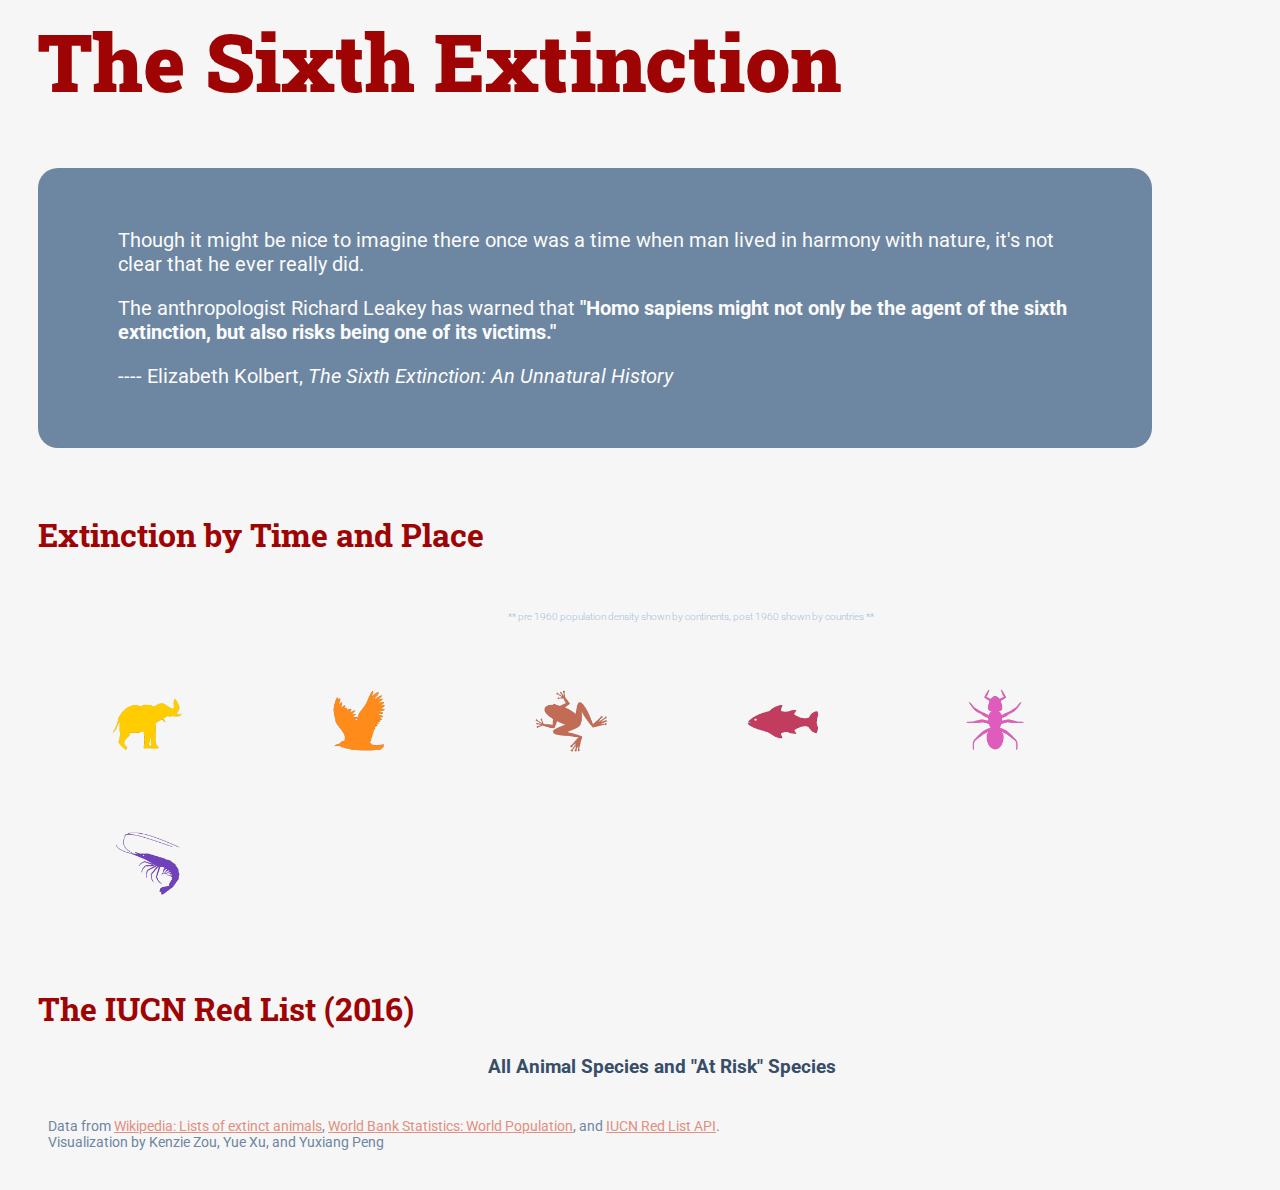
<file: project2/index.html>
<html>
<head>
<title>INFO 3300 - Data-driven Web Applications - Project 2</title>
<script src="https://d3js.org/d3.v4.min.js"></script>
<script src="http://d3js.org/topojson.v2.min.js"></script>
<script src="https://d3js.org/d3-geo-projection.v2.min.js"></script>
<script src="js/nouislider.js"></script>
<link href="https://fonts.googleapis.com/css?family=Roboto:400,900,‌​700,500,300,200,100|Roboto+Slab" rel="stylesheet">
<link rel="stylesheet" href="css/nouislider.css" />  
<style type="text/css">
/* All css styling done here except for the slider, 
which has a separate css file that came with the js file
*/
h1 {
    font-family: "Roboto Slab", serif;
    color: #9f0404;
    margin-left: 30px;
    font-size: 500%;
    font-weight: 900;
}

h2 {
    font-family: "Roboto Slab", serif;
    color: #9f0404;
    margin-left: 30px;
    font-size: 200%;
}

h3 {
    margin-left: 480px;
}

body {
    font-family: "Roboto", sans-serif;
    padding: 30px 60px -10px 30px;
    background-color: #f6f6f6;
    color: #374e68;
}

.overlay {
    height: 0;
    width: 100%;
    left: 0;
    top: 0;
    position: fixed;
    z-index: 1;
    background-color: #9f0404;
    overflow-y: scroll;
}

.graphic {
    z-index:0;
}

.animalClass {
    z-index: 2;
    color: #fbfbfb;
    font-size: 18px;
    margin-top: 4em;
    margin-bottom: 4em;
    margin-left: 35%;
}

.species {
    z-index: 2;
    color: #f6f6f6;
    font-size: 16px;
    font-weight:300;
    margin-top: 0.5em;
    margin-bottom: 0.5em;

}

.icons {
    margin: 40px 30px 20px 100px;
    padding: 3px;
    border-color: #efefef;
    border-radius: 50px;
    box-shadow: 0 0 0 rgba(200, 50, 50, 0.3);
    animation: pulse 2s infinite;
}

.circles {
    cursor: pointer;
}

#slider {
    margin-bottom: 20px;
}

.countryTooltip {
    color: #425871;
    font-weight: 300;
}

#mapLegend {
    font-size: 60%;
    font-weight: 200;
    margin-bottom: 0px;
}

p.explain {
    margin-left: 500px;
    color: #80a5cc;
}

#quote {
    border: none;
    border-radius: 20px;
    margin-left: 30px;
    margin-right: 120px;
    padding:40 80 40 80;
    color: #fbfbfb;
    background-color: #6d86a1;
    font-size: 20px;
}

.footer {
    margin-top: 40px;
    margin-left: 40px;
    margin-bottom: 40px;
    color: #6d86a1;
    font-size: 14px;
}

a:link {
    color: #e18f7f;
}

a:visited {
    color: #80a5cc;
}
/*pulse animation code from http://codepen.io/olam/pen/zcqea*/
@keyframes pulse {
  0% {
    box-shadow: 0 0 0 0 rgba(200, 50, 50, 0.3);
  }
  70% {
      box-shadow: 0 0 2px 5px rgba(200, 50, 50, 0);
  }
  100% {
      box-shadow: 0 0 0 0 rgba(200, 50, 50, 0);
  }
}

/*donut chart style
*/
polyline{
  opacity: .3;
  stroke: #142538;
  stroke-width: 2px;
  fill: none;
}

.labelValue
{
  font-size: 60%;
  opacity: 0.5;
  color: #142538;
}

.toolTip {
    position: absolute;
    display: none;
    width: 300px;
    height: auto;
    background: none repeat scroll 0 0 white;
    opacity: 0.9;
    border:  none;
    border-radius: 5px;
    color: #425871;
    padding: 8px;
    font-weight: 300;
}
.legend text {
    font-size: 12px;
    fill: #425871;
}
.labelName text {
    font-size: 14px;
    fill: #425871;
}

.donutChart {
    margin-left: 40px;
    margin-bottom: 40px;
}
</style>
</head>

<body>
<h1>The Sixth Extinction</h1>
<blockquote id="quote">
<p>Though it might be nice to imagine there once was a time when man lived in harmony with nature, it's not clear that he ever really did.</p>
<p>The anthropologist Richard Leakey has warned that <b>"Homo sapiens might not only be the agent of the sixth extinction, but also risks being one of its victims."</b> </p>
<!-- <p>A sign in the Hall of Biodiversity offers a quote from the Stanford ecologist Paul Ehrlich: 
<br><b>"IN PUSHING OTHER SPECIES TO EXTINCTION, HUMANITY IS BUSY SAWING OFF THE LIMB ON WHICH IT PERCHES."</b> </p>

<p>The current extinction has its own novel cause: not an asteroid or a massive volcanic eruption but "one weedy species".</p> -->

<p>---- Elizabeth Kolbert, <i>The Sixth Extinction: An Unnatural History</i></p></blockquote>
<br>
<h2>Extinction by Time and Place</h2>
</br>

<!-- mapping extinction -->
<div id="myNav" class="overlay"></div>
<div id="map" class="graphic"></div>
<div id="mapLegend">
<p class="explain">** pre 1960 population density shown by continents, post 1960 shown by countries **</p>
</div>
<div id="slider" class="graphic"></div>
<div class="buttons">
    <!-- image from http://www.iconninja.com/mole-mammal-animal-shape-icon-858145 -->
    <input class="icons" id="mammalExtinction" type="image" src="icons/mammal.png" 
    alt="Mammal" width="72" height="72" value="Mammal"/>

    <!-- image from http://www.rw-designer.com/icon-detail/8823 -->
    <input class="icons" id="birdButton" type="image" src="icons/bird.png" 
    alt="Bird" width="72" height="72" value="Bird"/>

    <!-- image from https://wikispaces.psu.edu/display/Herps/Christianna+Stang -->
    <input class="icons" id="amphibianButton" type="image" src="icons/amphibian.png" 
    alt="Amphibian" width="72" height="72" value="Amphibian"/>

    <!-- image from http://www.clipartbest.com/fish-icon-png -->
    <input class="icons" id="fishButton" type="image" src="icons/fish.png" 
    alt="Fish" width="72" height="72" value="Fish"/>

    <!-- image from http://www.iconsdb.com/black-icons/ant-3-icon.html -->
    <input class="icons" id="insectButton" type="image" src="icons/insect.png" 
    alt="Insect" width="72" height="72" value="Insect"/>

    <!-- image from http://www.clker.com/clipart-black-shrimp-icon.html -->
    <input class="icons" id="crustaceanButton" type="image" src="icons/crustacean.png" 
    alt="Crustacean" width="72" height="72" value="Crustacean"/>
</div>

<!-- Donut chart of animal endangerment severity-->
<div id="donut" class="graphic">
<br>
<br>
<h2>The IUCN Red List (2016)</h2>
<h3>All Animal Species and "At Risk" Species</h3>
<script src="js/donutCode.js"></script>
</div>

<div class="footer">
<p>Data from <a href="https://en.wikipedia.org/wiki/Lists_of_extinct_animals">Wikipedia: Lists of extinct animals</a>, 
<a href="https://www.kaggle.com/walla2ae/world-population">World Bank Statistics: World Population</a>,
and <a href="http://apiv3.iucnredlist.org">IUCN Red List API</a>.
<br>Visualization by Kenzie Zou, Yue Xu, and Yuxiang Peng</p>
</div>

<script type="text/javascript">

var width = 1600,
    height = 550,
    padding = 20;

//Setting projection
var projection = d3.geoRobinson().scale(200).translate([width / 2 - 150, height / 2 + 20]);

var path = d3.geoPath().projection(projection);

var circleScale = d3.scaleLinear().domain([1,52]).range([5,50]);
var mapColor = ["#f0f4f8", "#80a5cc", "#6d86a1", "#425871", "#142538"];
//SVG container

var svg = d3.select("#map").append("svg")
.attr("width", width)
.attr("height", height);

var layer1 = svg.append("g");
var layer2 = svg.append("g");


//extinction dataset collected from wikipedia
//pre 1960 population dataset collected from wikipedia
//post 1960 population dataset from https://www.kaggle.com/walla2ae/world-population
d3.queue()
.defer(d3.json, "data/continent-110m.json")
.defer(d3.csv, "data/worldPopulation.csv")
.defer(d3.csv, "data/populationBefore1960.csv")
.defer(d3.csv, "data/extinction-by-time.csv")
.defer(d3.csv, "data/coordinates.csv")
//Main function
.await(function (error, world, population, popuByContinent, extinctionData, coordinates) {

    //make data into numbers
    popuByContinent.forEach(function(d) {
        for (var year = 1500; year <= 1900; year += 100) {
        d[year] = Number(d[year]);
        };
        d[1950] = Number(d[1950]);
    });

    population.forEach(function(d) {
        for (var year = 1960; year <= 2010; year += 10) {
            d[year] = Number(d[year]);
        }
        d.id = Number(d.id);
    });

    //create slider
    //slider source https://refreshless.com/nouislider/ see separate js file
    var slider = document.getElementById("slider");

    var range_all_sliders = {
        'min': [ 1500, 100 ],
        '60%': [ 1900, 50],
        '70%': [ 1950, 10 ],
        'max': [ 2010 ]       
    };

    noUiSlider.create(slider, {
        connect: true,
        behaviour: "drag",
        range: range_all_sliders,
        start: [ 1800, 2010 ],
        pips: {
            mode: 'values',
            values: [1500, 1600, 1700, 1800, 1900, 1950, 1960,
                    1970, 1980, 1990, 2000, 2010],
            density: 100,
            stepped: true
        }
    });

    slider.noUiSlider.on("update", function (values) {
        var from = Number(values[0]);
        var to = Number(values[1]);

        drawContinent(world, popuByContinent, population, to);
        mapExtinction(extinctionData, from, to, coordinates, "#cc0000");
    });


    //show extinction by animal class selection
    var animalClassColors = ["#ffcc00","#ff8c1a","#C26C55","#C23C5F","#f53dc7","#751aff"];

    var allButtons = d3.selectAll(".icons");

    allButtons.on("click", function(d, i) {
        var animalValue = String(this.value);
        var dataByClass = extinctionData.filter(function(d) { return d["Animal Class"] == animalValue; });
        var yearRange = slider.noUiSlider.get();
        mapExtinction(dataByClass, yearRange[0], yearRange[1], coordinates, animalClassColors[i])
    })
    .on("mouseover", function() {
        d3.select(this).style("background-color", "#efecec");
    })
    .on("mouseout", function() {
        d3.select(this).style("background-color", "transparent");
    });

    createLegend();

});


function mapExtinction(data, from, to, coordinates, color) {

    var data = extinctionByInterval(data, from, to);
    var occurrence = countOccurrence(data);

    //nesting data by country 
    //add coordinates and occurrence
    nestedData = d3.nest().key(function(d) { return d.country; })
        .entries(data);

    nestedData.forEach(function(d) {
        coordinates.forEach(function(e) {
            if (e.name == d.key) {
                d.coordinates = [Number(e.longitude), Number(e.latitude)];    
            }
        });
        var country = d.key
        d.count = occurrence[country];
    })

    var circles = layer2.selectAll("circle").data(nestedData);

    circles.enter().append("circle")
    .merge(circles)
    .attr("class", "circles")
    .attr("cx", function(d) { return projection(d.coordinates)[0]; })
    .attr("cy", function(d) { return projection(d.coordinates)[1]; })
    .style("fill", color)
    .transition()
    .attr("r", function(d) { return circleScale(d.count); })
    .style("opacity", 0.8);

    circles.exit().remove();

    //country names on hover
    var countryHover = d3.select("body")
        .append("div")
        .attr("class", "countryTooltip")
        .style("position", "absolute")
        .style("z-index", "10")
        .style("visibility", "hidden");

    //mouseover functions
    d3.selectAll(".circles")
    .on("mouseover", function(d) { 
        d3.select(this).attr("r", function(d) { return circleScale(d.count) + 5; }).style("opacity", 1);
        return countryHover
        .style("visibility", "visible")
        .style("background", "white")
        .style("padding", "3px")
        .style("opacity", 0.9)
        .style("border", "none")
        .style("border-radius", "5px")
        .text(d.key); 
        })
    .on("mousemove", function() { 
        d3.select(this).attr("r", function(d) { return circleScale(d.count) + 5; }).style("opacity", 1);
        return countryHover.style("top", (event.pageY - 10) + "px").style("left", (event.pageX + 10) + "px"); })
    .on("mouseout", function() { 
        d3.select(this).attr("r", function(d) { return circleScale(d.count); }).style("opacity", 0.8)
        return countryHover.style("visibility", "hidden") })

    //show extinct animal list of that country within selected time frame on click
    .on("click", function(d) {

        var arrayOfValues = d.values;

        var classList = [];

        arrayOfValues.forEach (function (d) {
            if (classList.indexOf(d.animalClass) == -1){
                classList.push(d.animalClass);
            };
        });

        classList.sort();

        d3.select(".overlay")
        .style("height", "100%")
        .style("opacity", 0.1)
        .transition()
        .style("opacity", 0.95);

        classList.forEach(function(d) {
            d3.select("#myNav").append("div")
            .attr("class", "animalClass")
            .attr("id", d)
            .text(d)
        });

        arrayOfValues.forEach(function(d) {
            d3.select("#"+d.animalClass).append("div")
            .attr("class", "species")
            .text(d.name + "  ,   " + d.extinctionTime);
        });
    });

    var screen = d3.select("#myNav");

    screen.on("click", function(d) {
        screen.style("height", "0%");
        d3.selectAll(".animalClass").remove();
        d3.selectAll(".species").remove();
    });
}


//helper to count occurrence of extinction in each country
function countOccurrence(array) {
    var countryList = [];

    array.forEach(function(d) {
        countryList.push(d.country);
    });
    countryList.sort();

    var occurrence = {};

    for (var i = 0, j = countryList.length; i < j; i ++) {
        occurrence[countryList[i]] = (occurrence[countryList[i]] || 0) + 1;
    }    
    return occurrence;
}


//helper to create extinction dataset within the input time frame
function extinctionByInterval(data, time1, time2) {
    var extinctionByInterval = [];
    data.forEach(function(d) {
        var value = new Object();
        if (d.Year >= time1 && d.Year < time2) {
            value.animalClass = d["Animal Class"];
            value.name = d["Common Name"]; 
            if (d["Common Name"] == "") {
                value.name = d["Species Name"];
                }
            value.extinctionTime = Number(d.Year);
            value.country = d.Countries.trim();
            extinctionByInterval.push(value);
        };
    });
    return extinctionByInterval; 
}


function drawContinent(data, popuContinent, popuCountry, time) {

    var countries = topojson.feature(data, data.objects.countries).features;

    //find maximum population density
    var maxPopu = d3.max(popuCountry, function (d) {return d[2010];});

    var colorScale = d3.scaleLinear().domain([0, 80, 200, 500, maxPopu]).range(mapColor);


    //draw map with population by continents
    if (time < 1960) {
        //creating data to draw continents
        var continentNames = ["Asia", "Africa", "Europe", "North America", "South America", "Oceania"];
        var continents = [];
        continentNames.forEach(function(d, i) {
        var continentName = d;
        var value = {type: "FeatureCollection", name: d, id: i + 1, 
                    color: colorScale(popuContinent[i][time]),
                    features: countries.filter(function(d) { return d.properties.continent == continentName; })
        };
        continents.push(value);
    });

        var map = layer1.selectAll("path").data(continents);

        map.enter().append("path")
            .merge(map)
            .attr("d", path)
            .style("fill", function(d) { return d.color; });
        map.exit().remove();
    } 


    else {
        popuIdAndTime = [];

        popuCountry.forEach(function(d) {
            var id = d.id;
            var population = d[time];
            popuIdAndTime.push({id:id, population:population});
        })

        countries.forEach(function(d) {
            popuIdAndTime.forEach(function(e) {
                if (e.id == d.id) {
                    d.color = colorScale(e.population);
                }
            })
        });

        var map = layer1.selectAll("path").data(countries);

        map.enter().append("path")
            .merge(map)
            .attr("d", path)
            .style("stroke", "#425871")
            .style("stroke-width", 0.5)
            .style("stroke-opacity", 0.1)
            .style("fill", function(d) { return d.color; });
        map.exit().remove();      
    }
}


//helper to draw map legend
function createLegend() {
    var mapLegend = d3.select("#mapLegend").append("svg").attr("width", width).attr("height", 70);

    var legendWidth = 150,
        legendHeight = 10
        translate = 900;

    //creating gradient legend
    //code reference https://www.visualcinnamon.com/2016/05/smooth-color-legend-d3-svg-gradient.html
    var defs = mapLegend.append("defs");

    var linearGradient = defs.append("linearGradient")
        .attr("id", "linear-gradient")
        .attr("x1", "0%").attr("y1", "0%")
        .attr("x2", "100%").attr("y2", "0%");

    linearGradient.append("stop").attr("offset", "0%").attr("stop-color", mapColor[0]);
    linearGradient.append("stop").attr("offset", "60%").attr("stop-color", mapColor[1]);
    linearGradient.append("stop").attr("offset", "100%").attr("stop-color", "#68809b");

    mapLegend.append("rect")
        .attr("width", legendWidth)
        .attr("height", legendHeight)
        .attr("x", 100 + translate)
        .attr("y", 20)
        .style("fill", "url(#linear-gradient)")
        .style("stroke", mapColor[1]).style("stroke-width", 0.5).style("stroke-opacity", 0.7);

    mapLegend.append("text").attr("x", 90 + translate).attr("y", 15)
    .text("less").style("fill", mapColor[1]);

    mapLegend.append("text").attr("x", 240 + translate).attr("y", 15)
    .text("more").style("fill", mapColor[3]);

    mapLegend.append("text").attr("x", 135 + translate).attr("y", 44)
    .text("population density").style("fill", mapColor[2]);
}

</script>
</body>
</file>
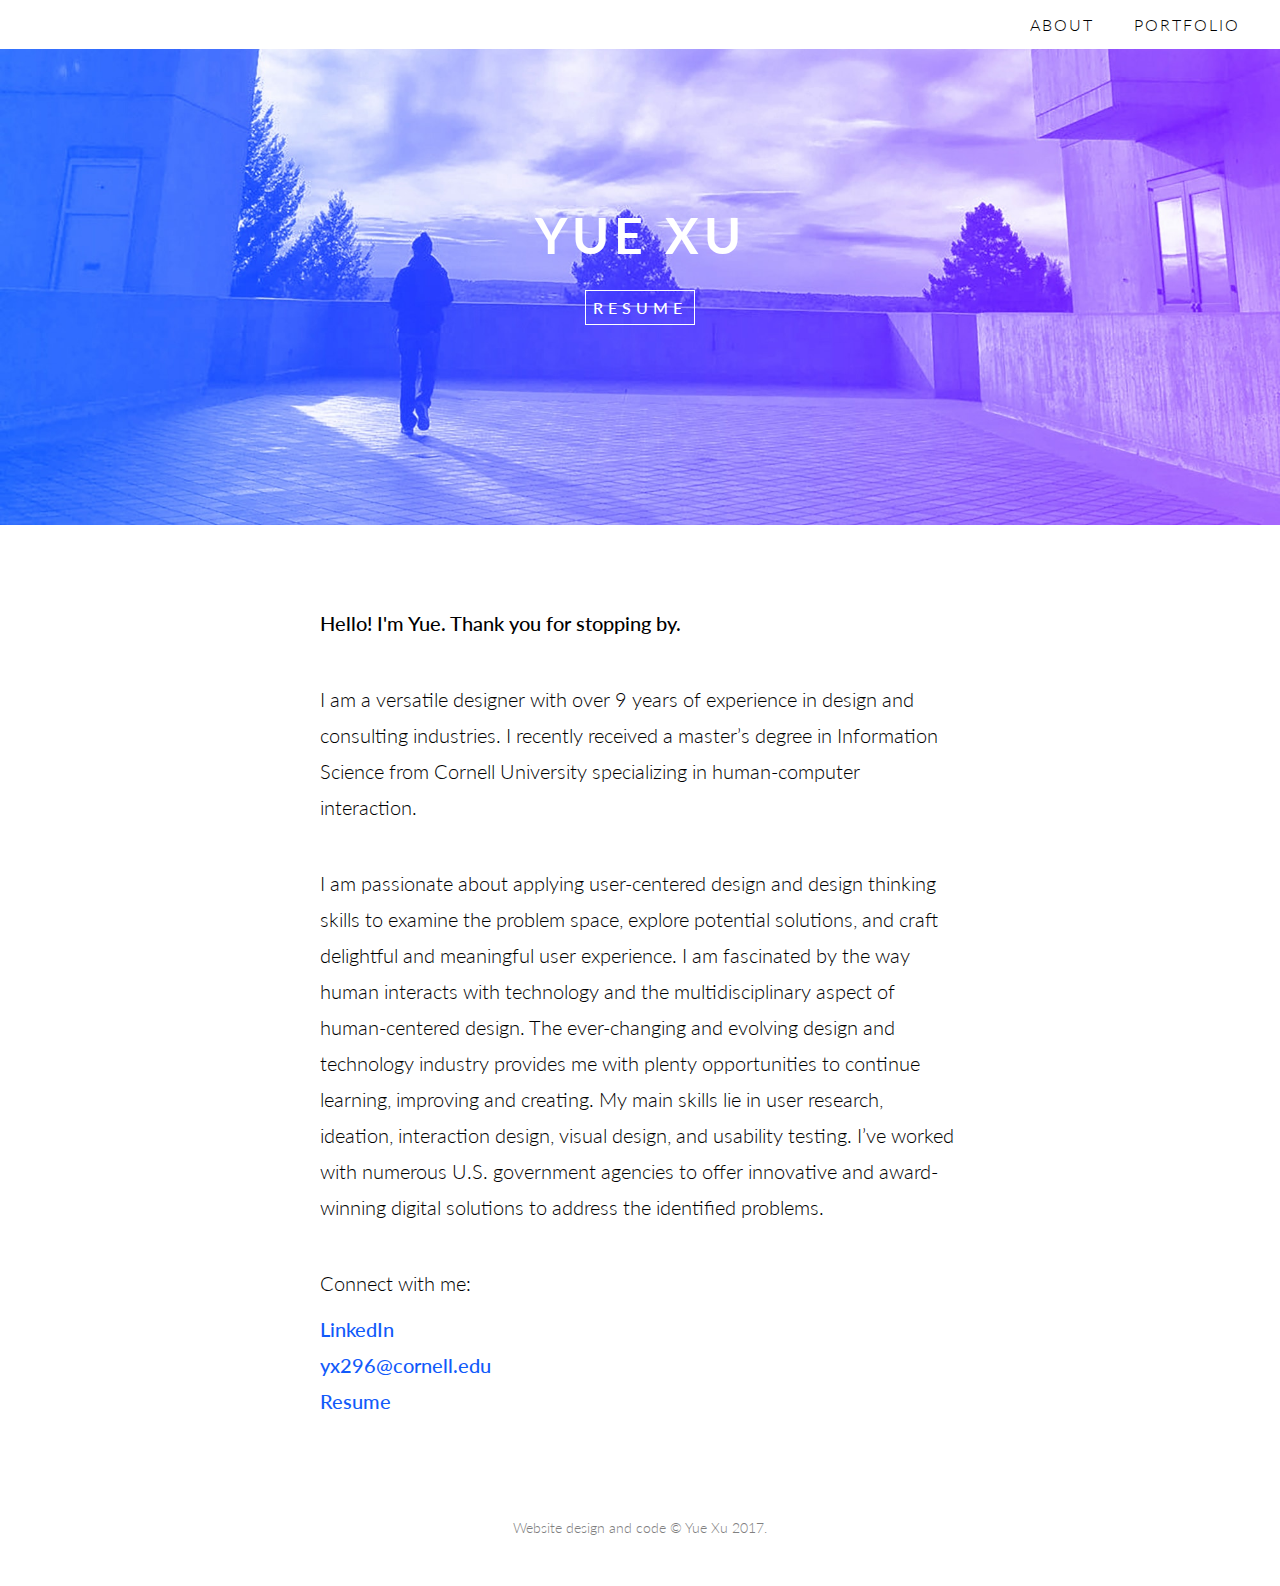
<file: about.html>
<!DOCTYPE html>
<html lang="en">
<head>
	<meta charset="utf-8">
	<meta http-equiv="x-ua-compatible" content="ie=edge">
	<meta name="viewport" content="width=device-width, initial-scale=1.0">
	<title>Yue Xu Design</title>
	<script async src='https://www.google-analytics.com/analytics.js'></script>
	<script src="google-analytics.js"></script>
	<script src="loader.js"></script>
	<link rel="stylesheet" type="text/css" href="style.css">
</head>

<body>
	<div id="load_screen">
		<div id="loading">
			<img src="img/preloader.gif">
		
		</div>
	</div>
	
<!-- Navigation -->
	<!-- <script src="password.js"></script> -->
	<script src="menu.js"></script>

	<div class="topnav" id="myTopnav">
	  <a href="index.html">Portfolio</a>
	  <a href="about.html">About</a>
	  <a href="javascript:void(0);" style="font-size:15px;" class="icon" onclick="myFunction()">&#9776;</a>
	</div>

<!-- About page header -->

	<div class="aboutme">
		<img class="fullbleed" src="img/yue7.jpg">
			<h1 class="name">Yue Xu<br>
				<div class="resume">
					<a href="Resume_Yue_Xu.pdf" target="_blank">Resume</a>
				</div>
			</h1>
	</div>

	<div class="body">
		<p id="hello">Hello! I'm Yue. Thank you for stopping by.</p>
		
		<p class="portfoliop">I am a versatile designer with over 9 years of experience in design and consulting industries. I recently received a master’s degree in Information Science from Cornell University specializing in human-computer interaction.</p>
		<p class="portfoliop">I am passionate about applying user-centered design and design thinking skills to examine the problem space, explore potential solutions, and craft delightful and meaningful user experience. I am fascinated by the way human interacts with technology and the multidisciplinary aspect of human-centered design. The ever-changing and evolving design and technology industry provides me with plenty opportunities to continue learning, improving and creating. My main skills lie in user research, ideation, interaction design, visual design, and usability testing. I’ve worked with numerous U.S. government agencies to offer innovative and award-winning digital solutions to address the identified problems. 
		</p>

		<div class="hellolink">
			<p id="connect">Connect with me:</p>
			<a href="https://www.linkedin.com/in/yue-xu-51b520a0/" target="_blank">LinkedIn</a>
			<br>
			<a href="mailto:yx296@cornell.edu">yx296@cornell.edu</a>
			<br>
			<a href="Resume_Yue_Xu.pdf" target="_blank">Resume</a>
		</div>
	</div>


	<footer>Website design and code © Yue Xu 2017.</footer>

</body>
</html>
</file>
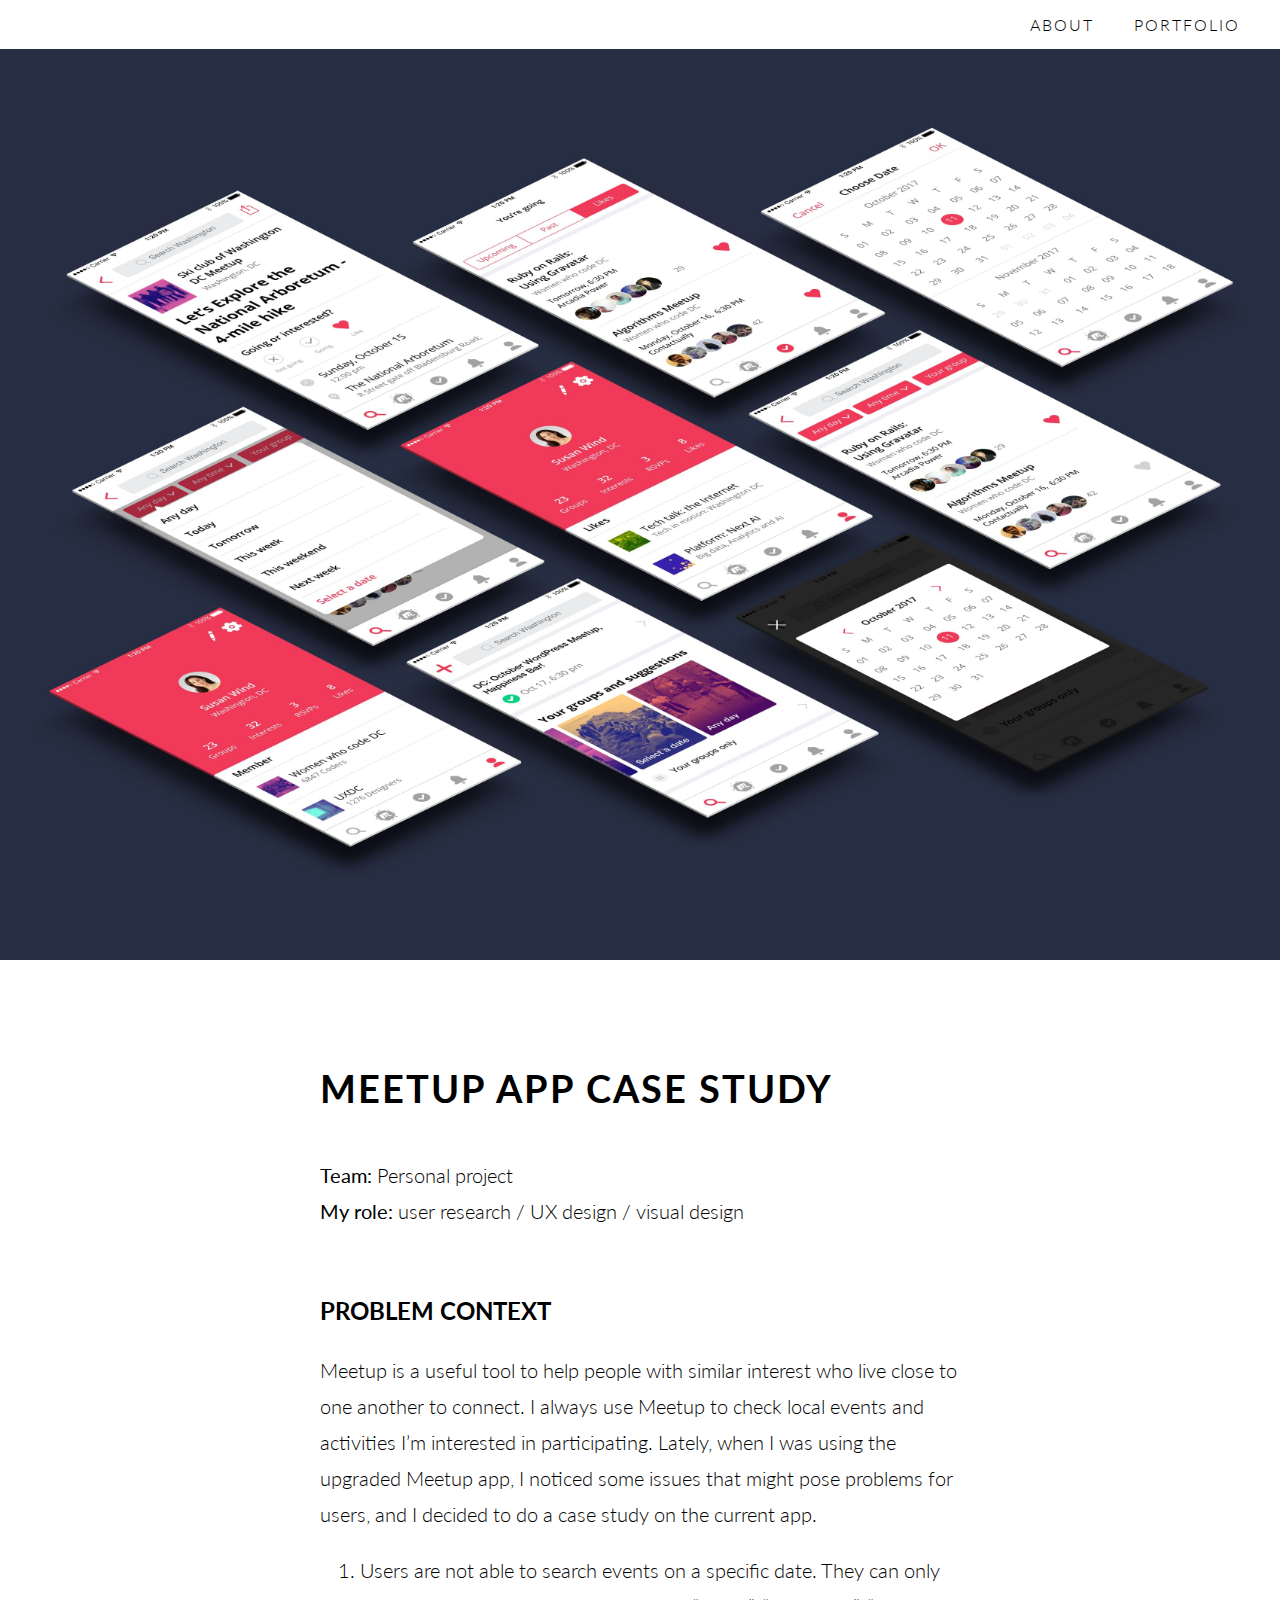
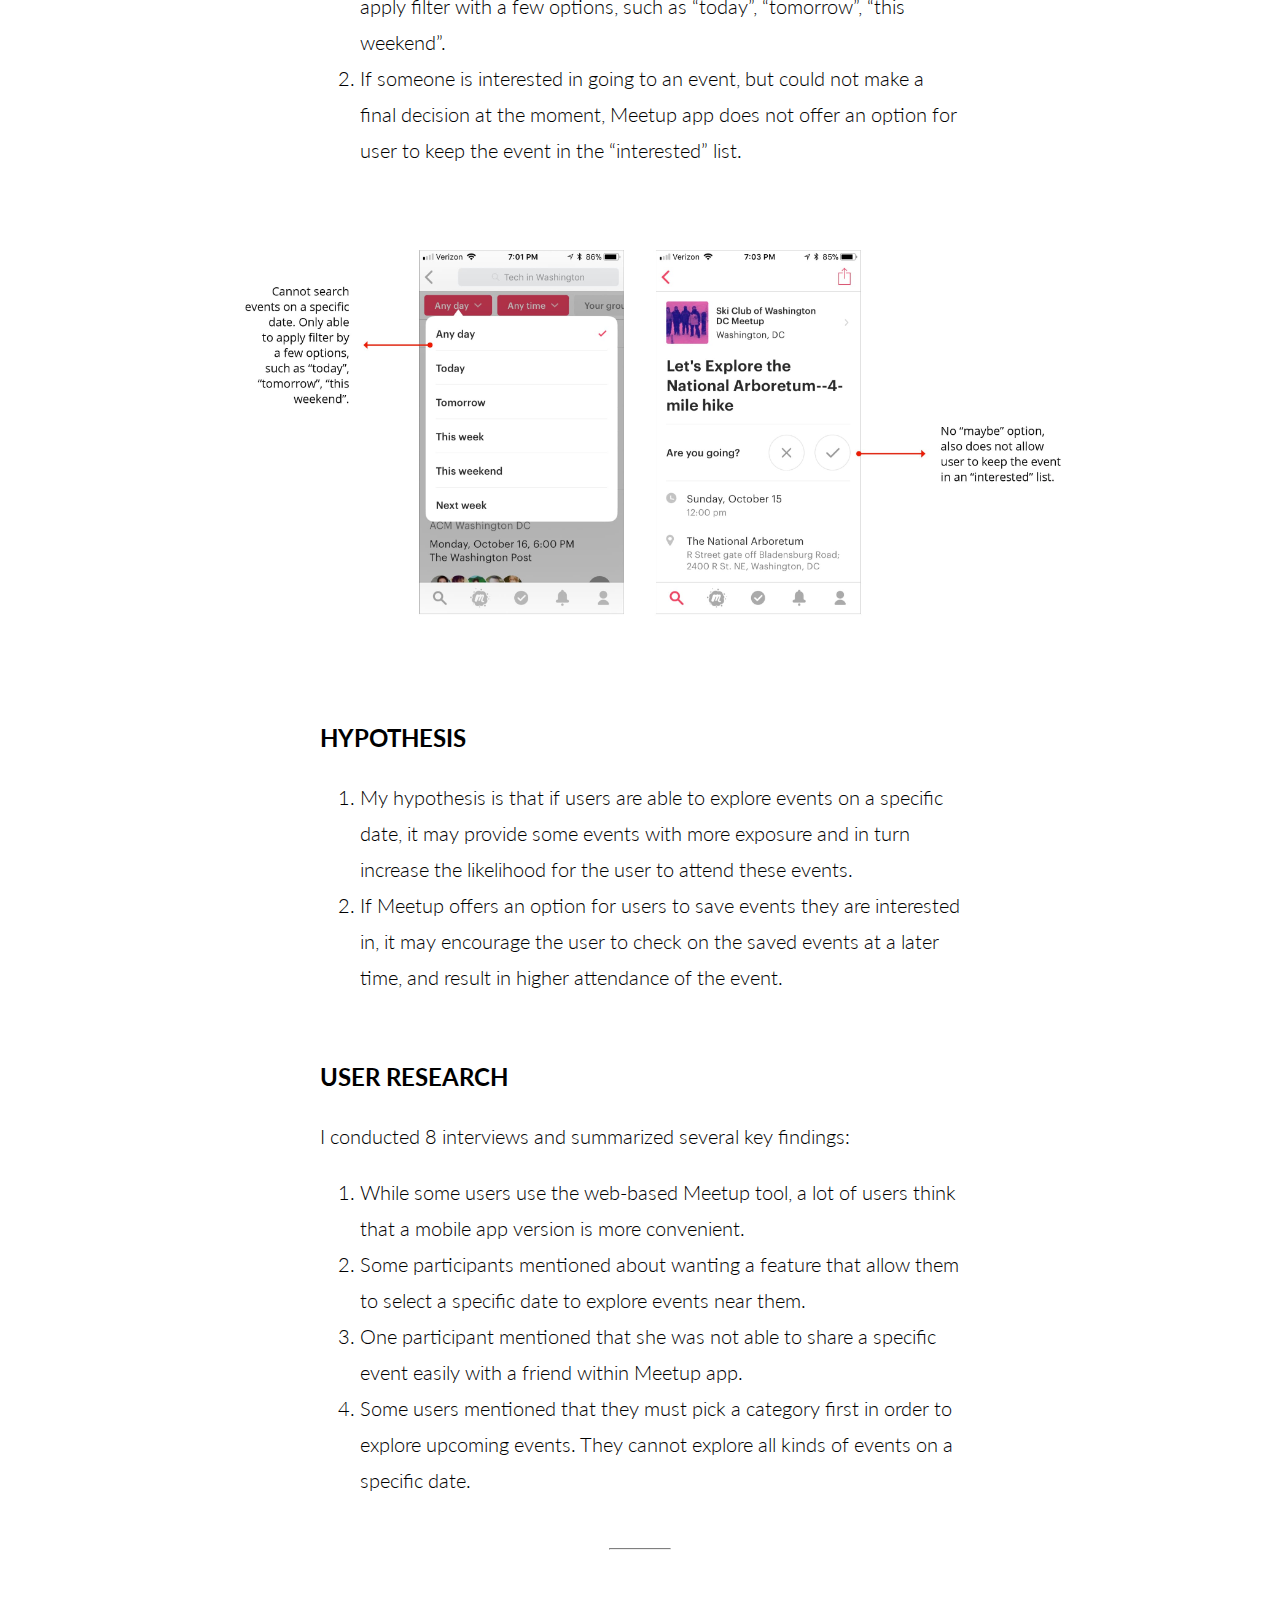
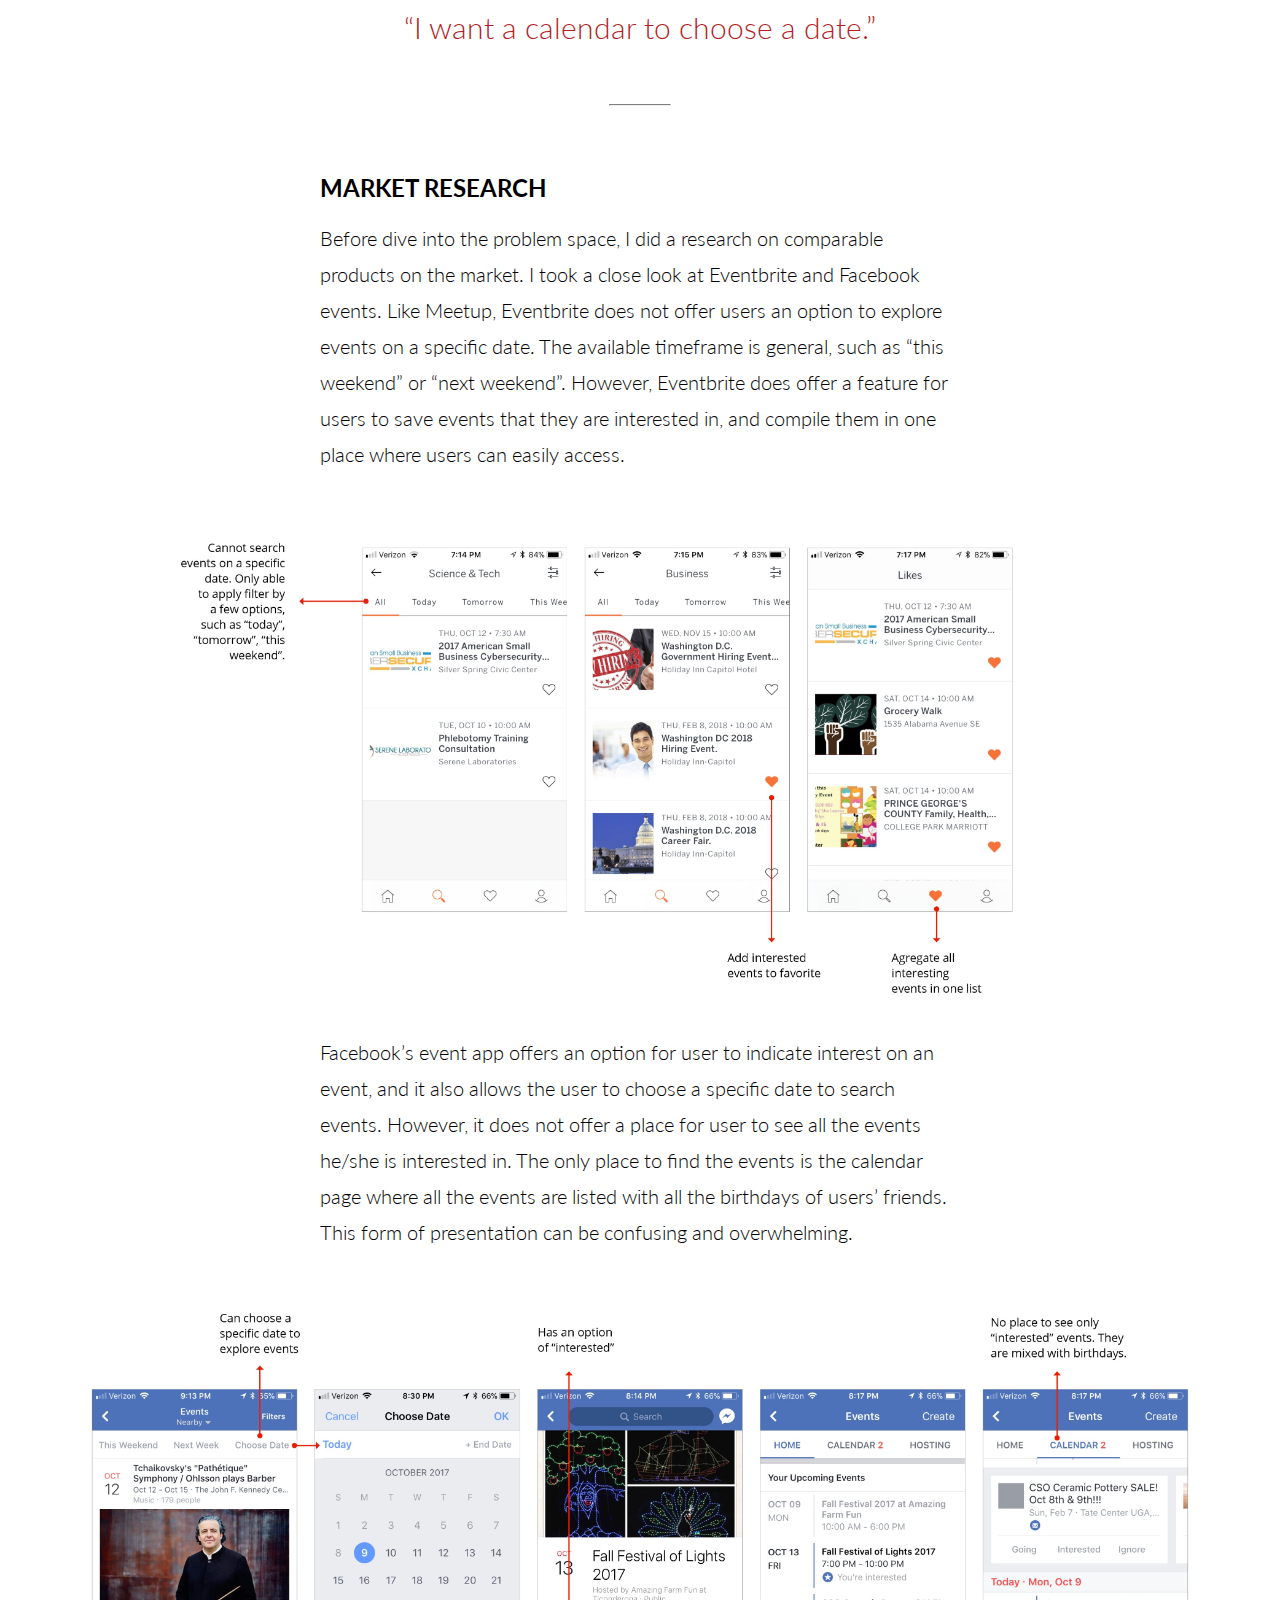
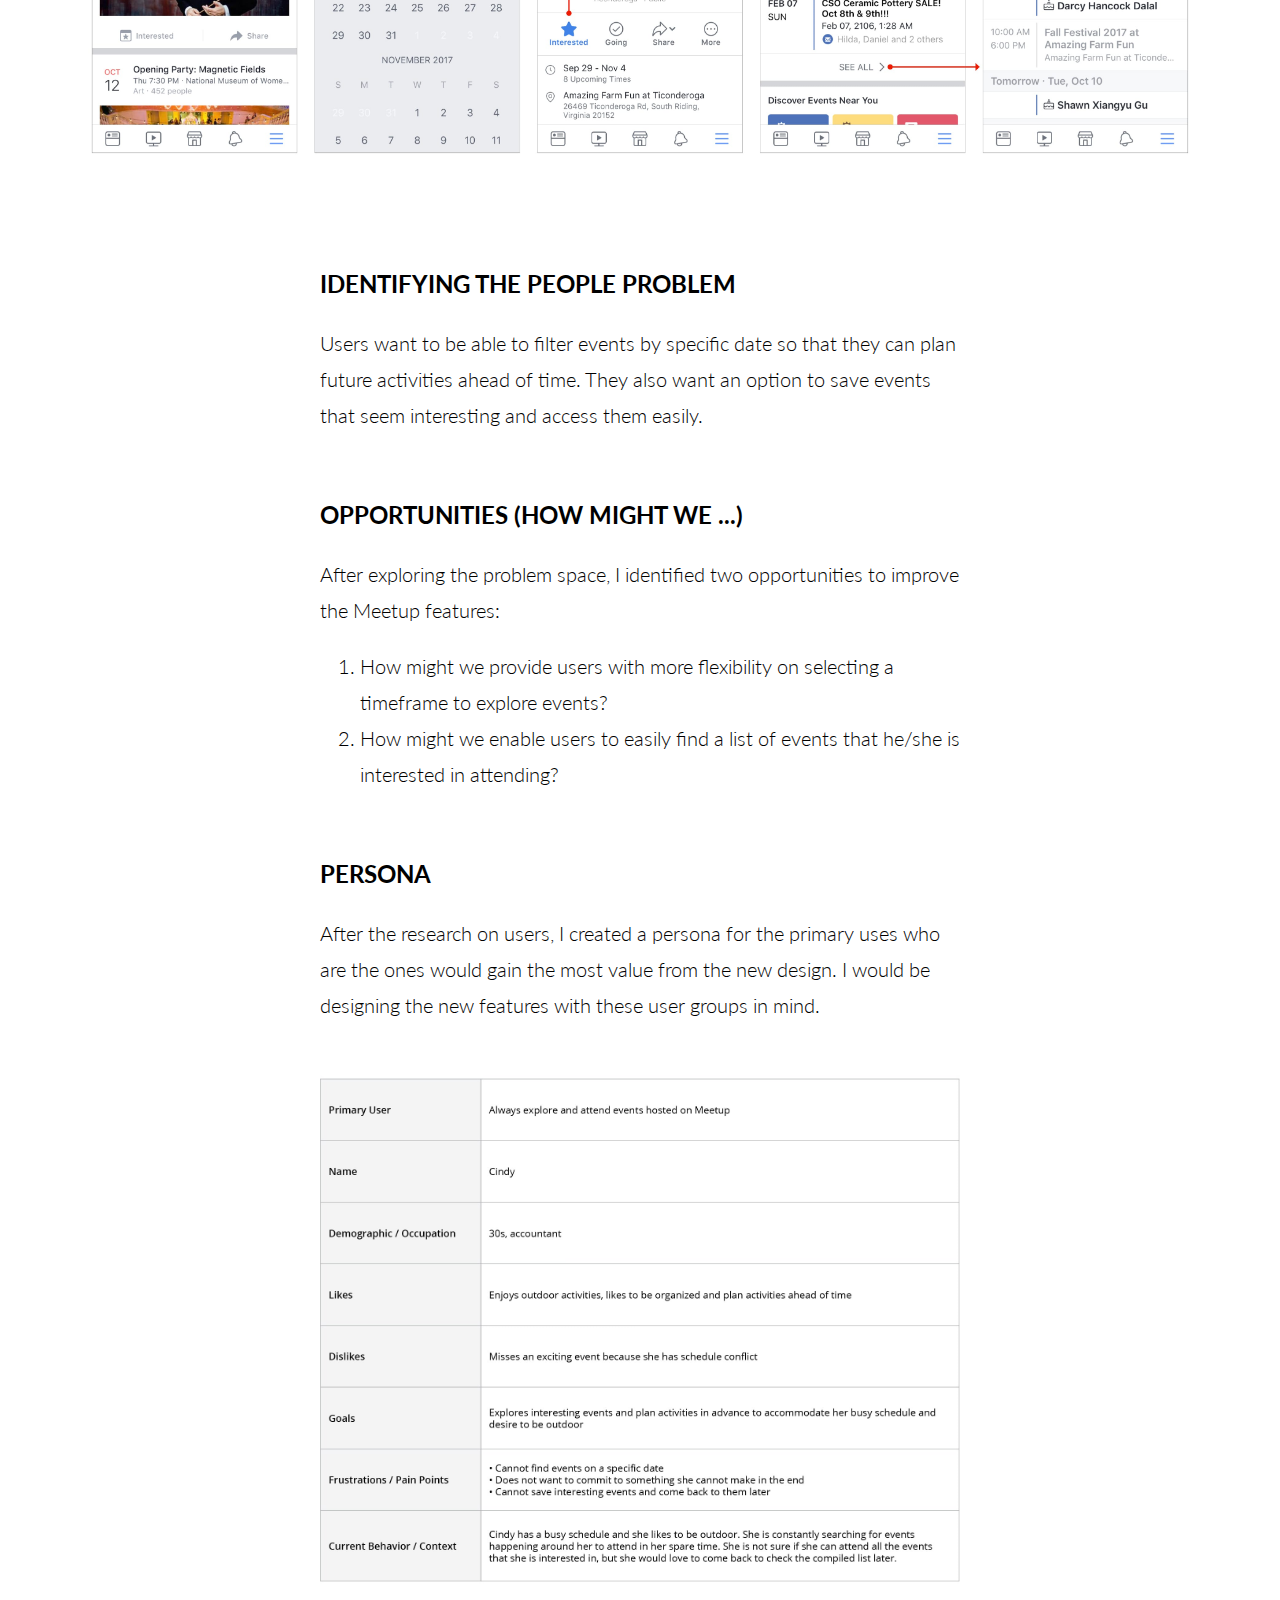
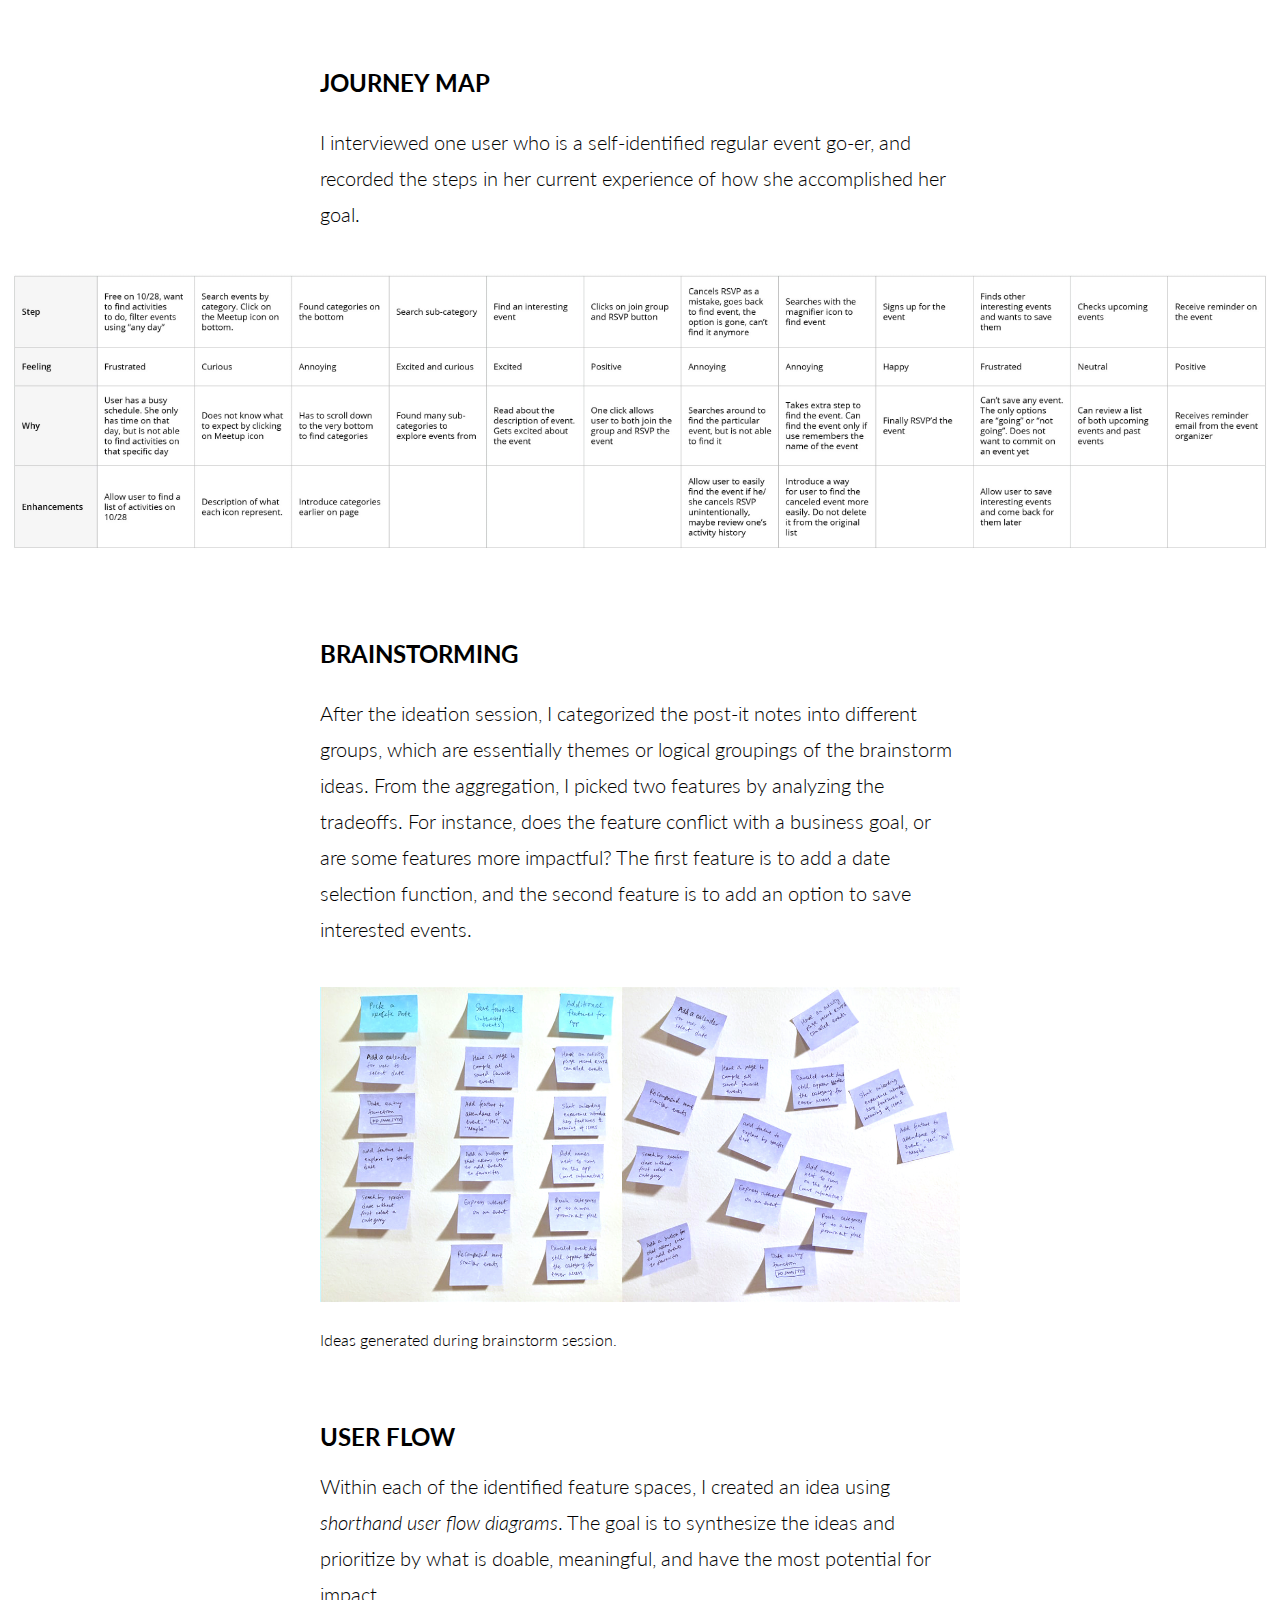
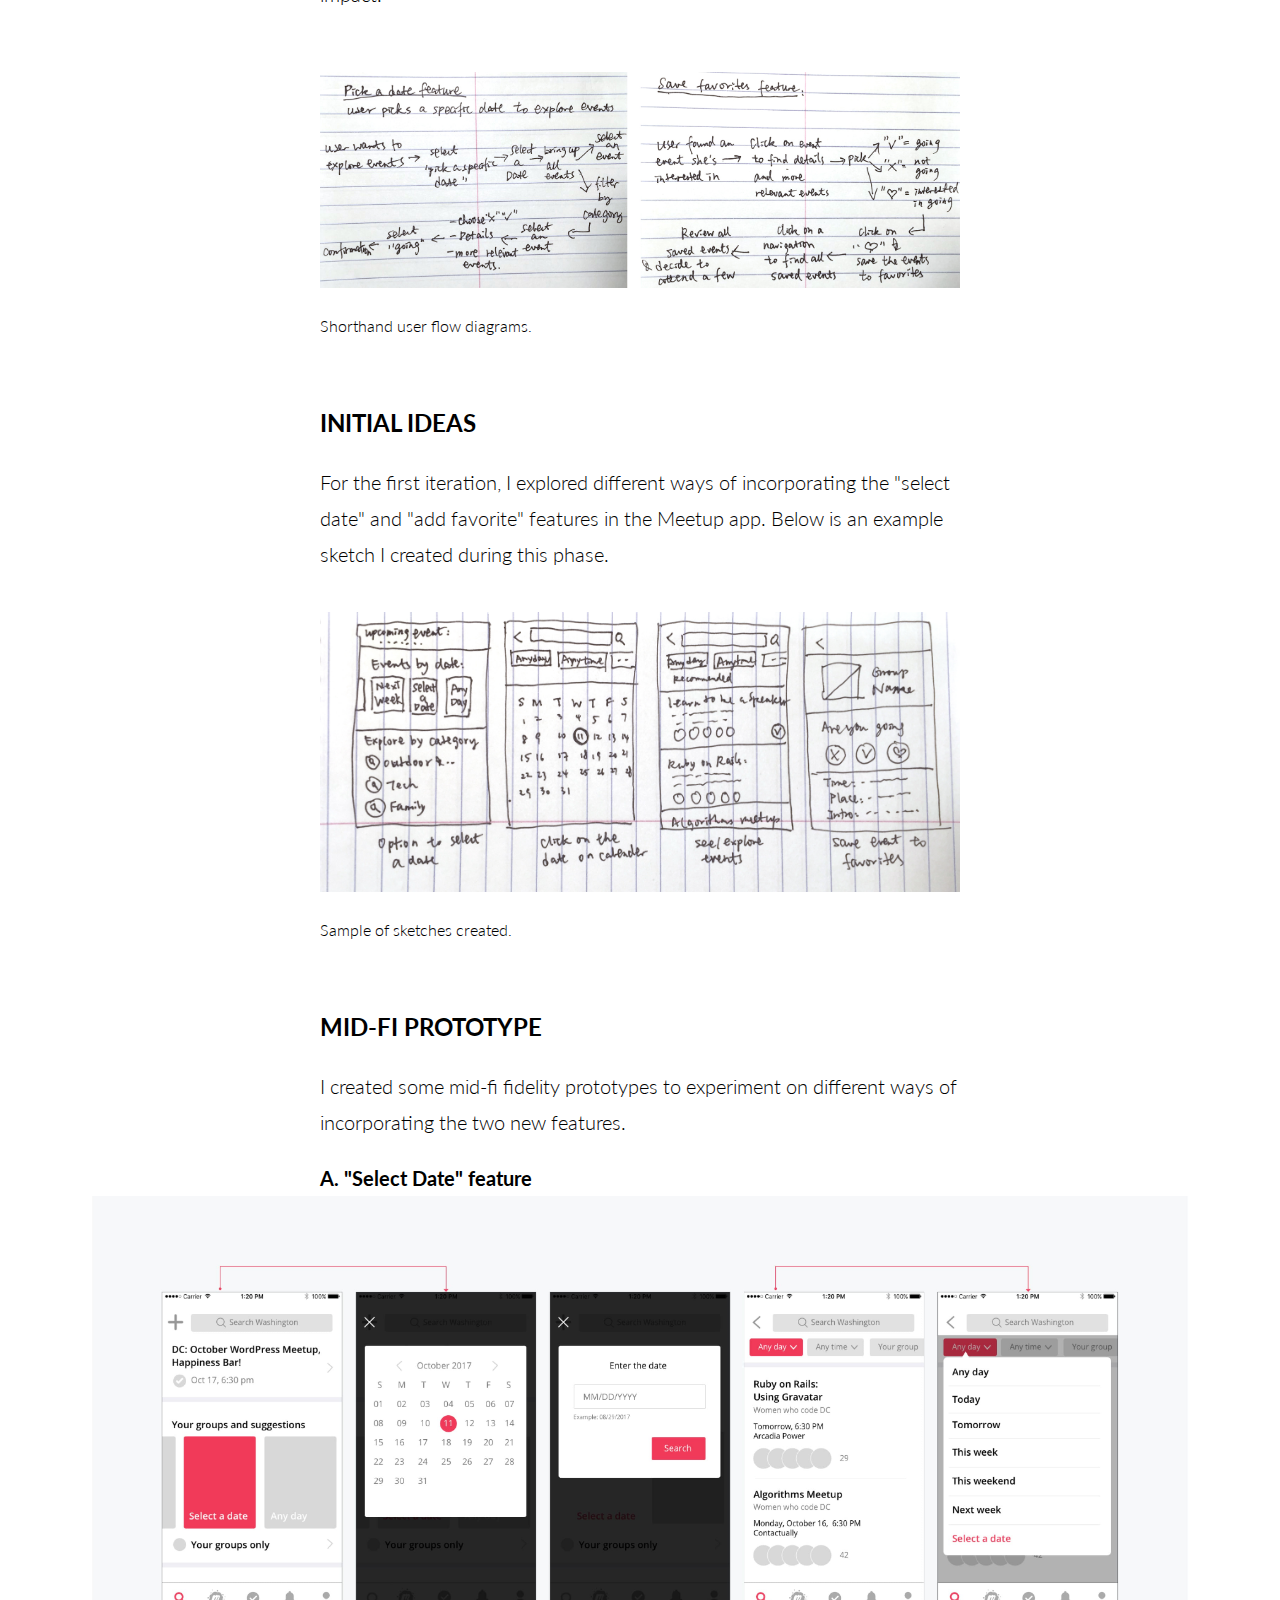
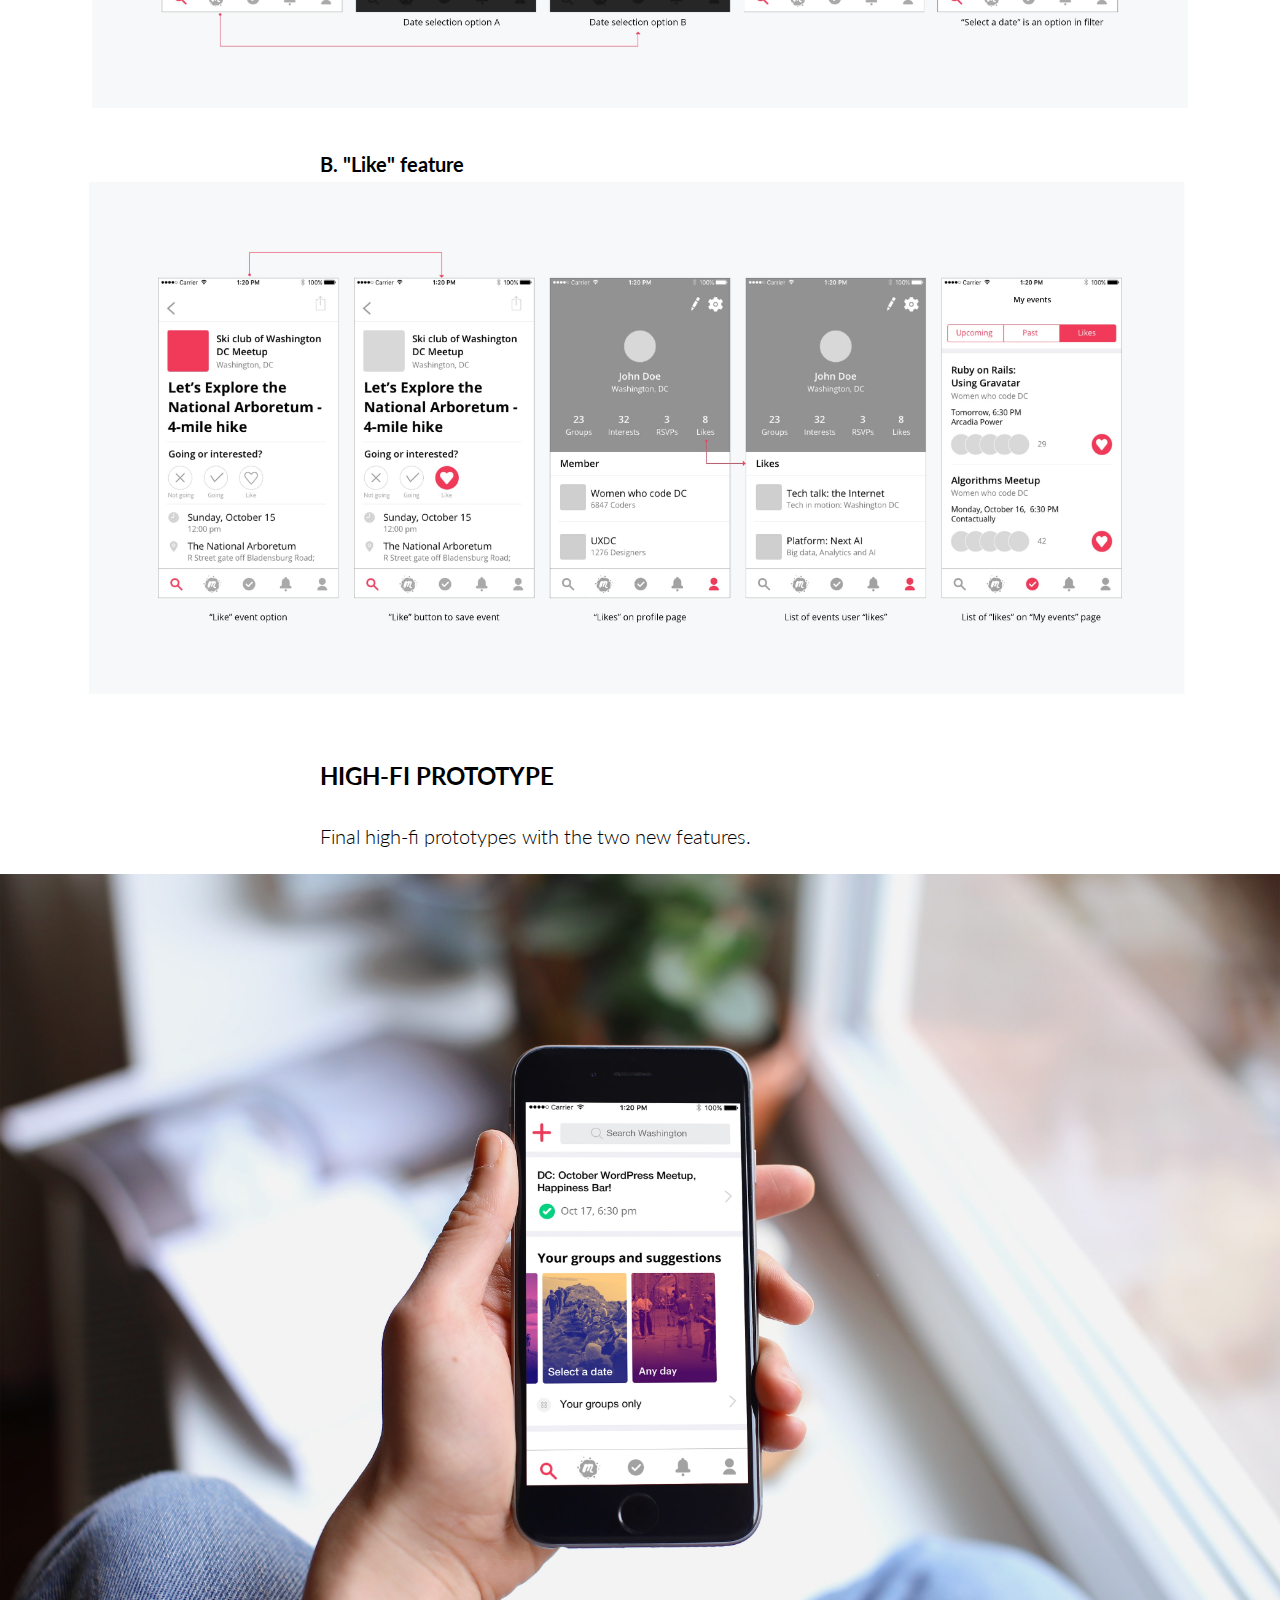
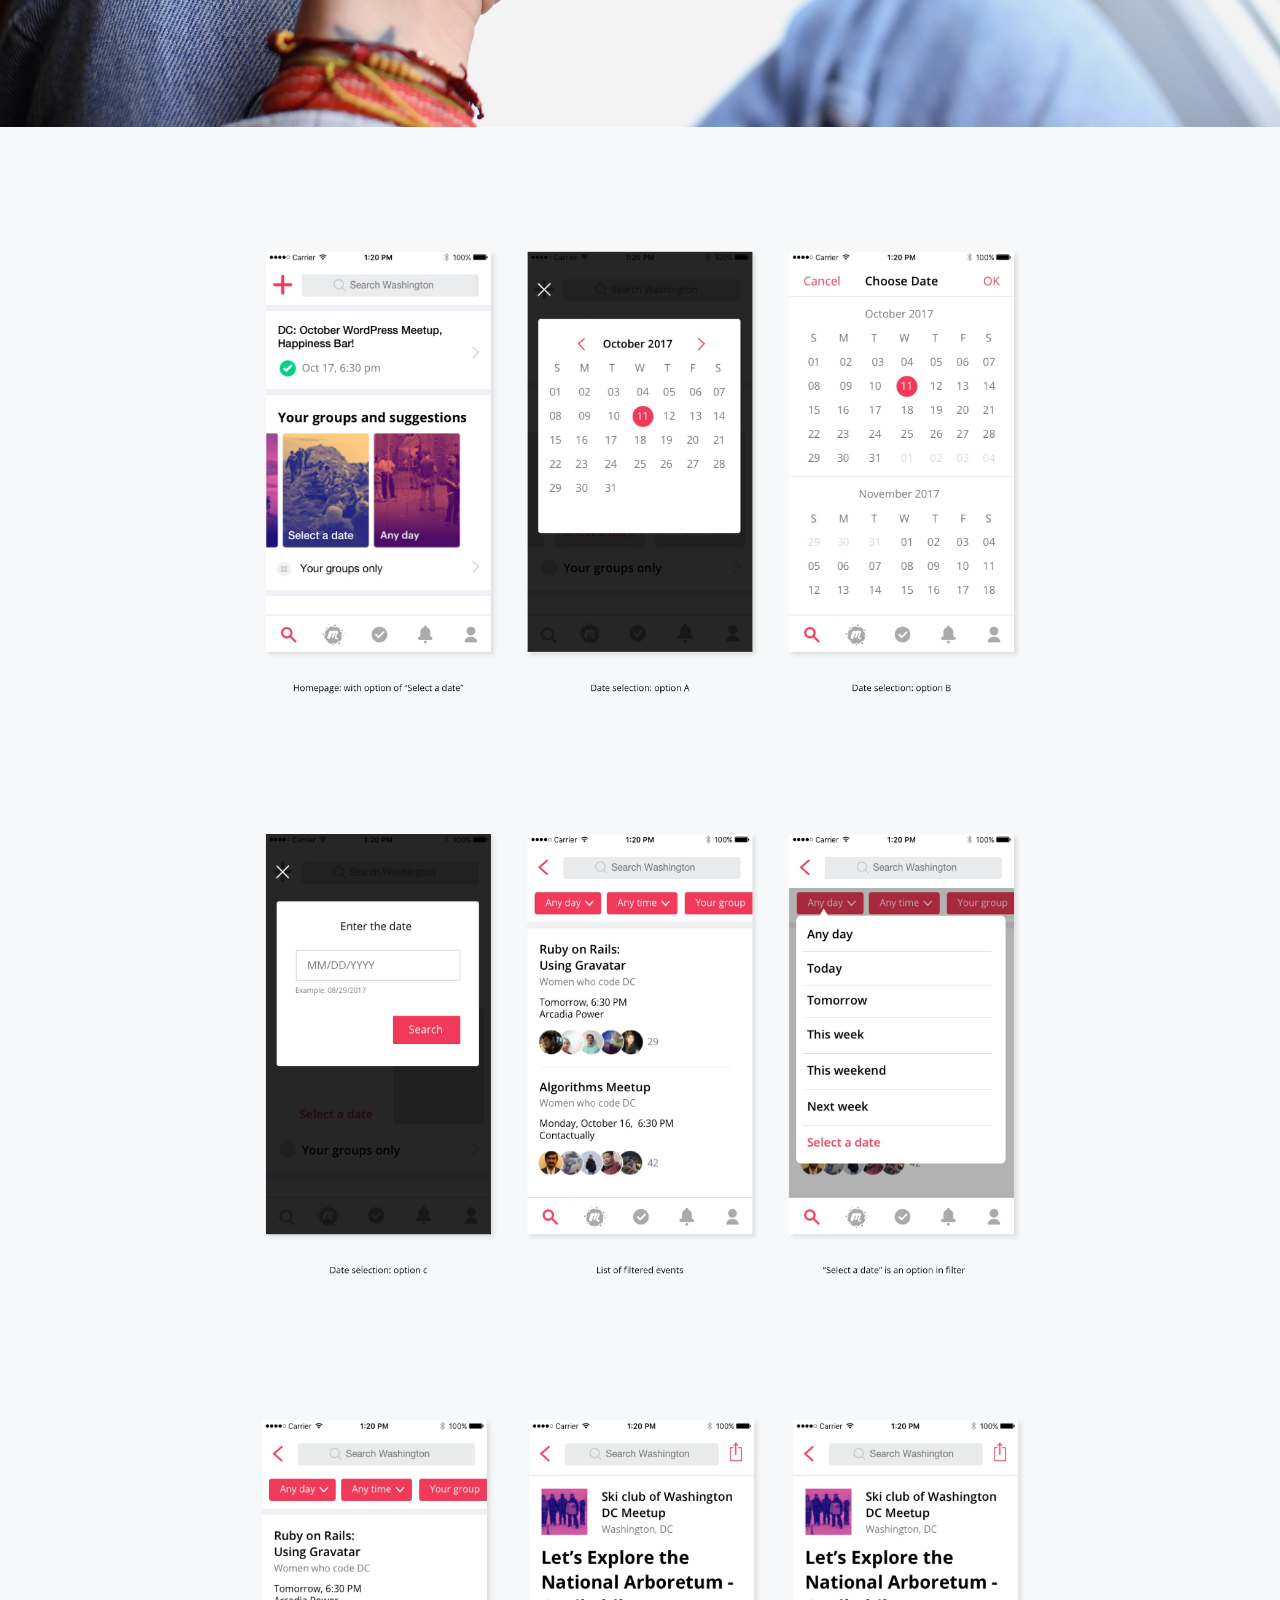
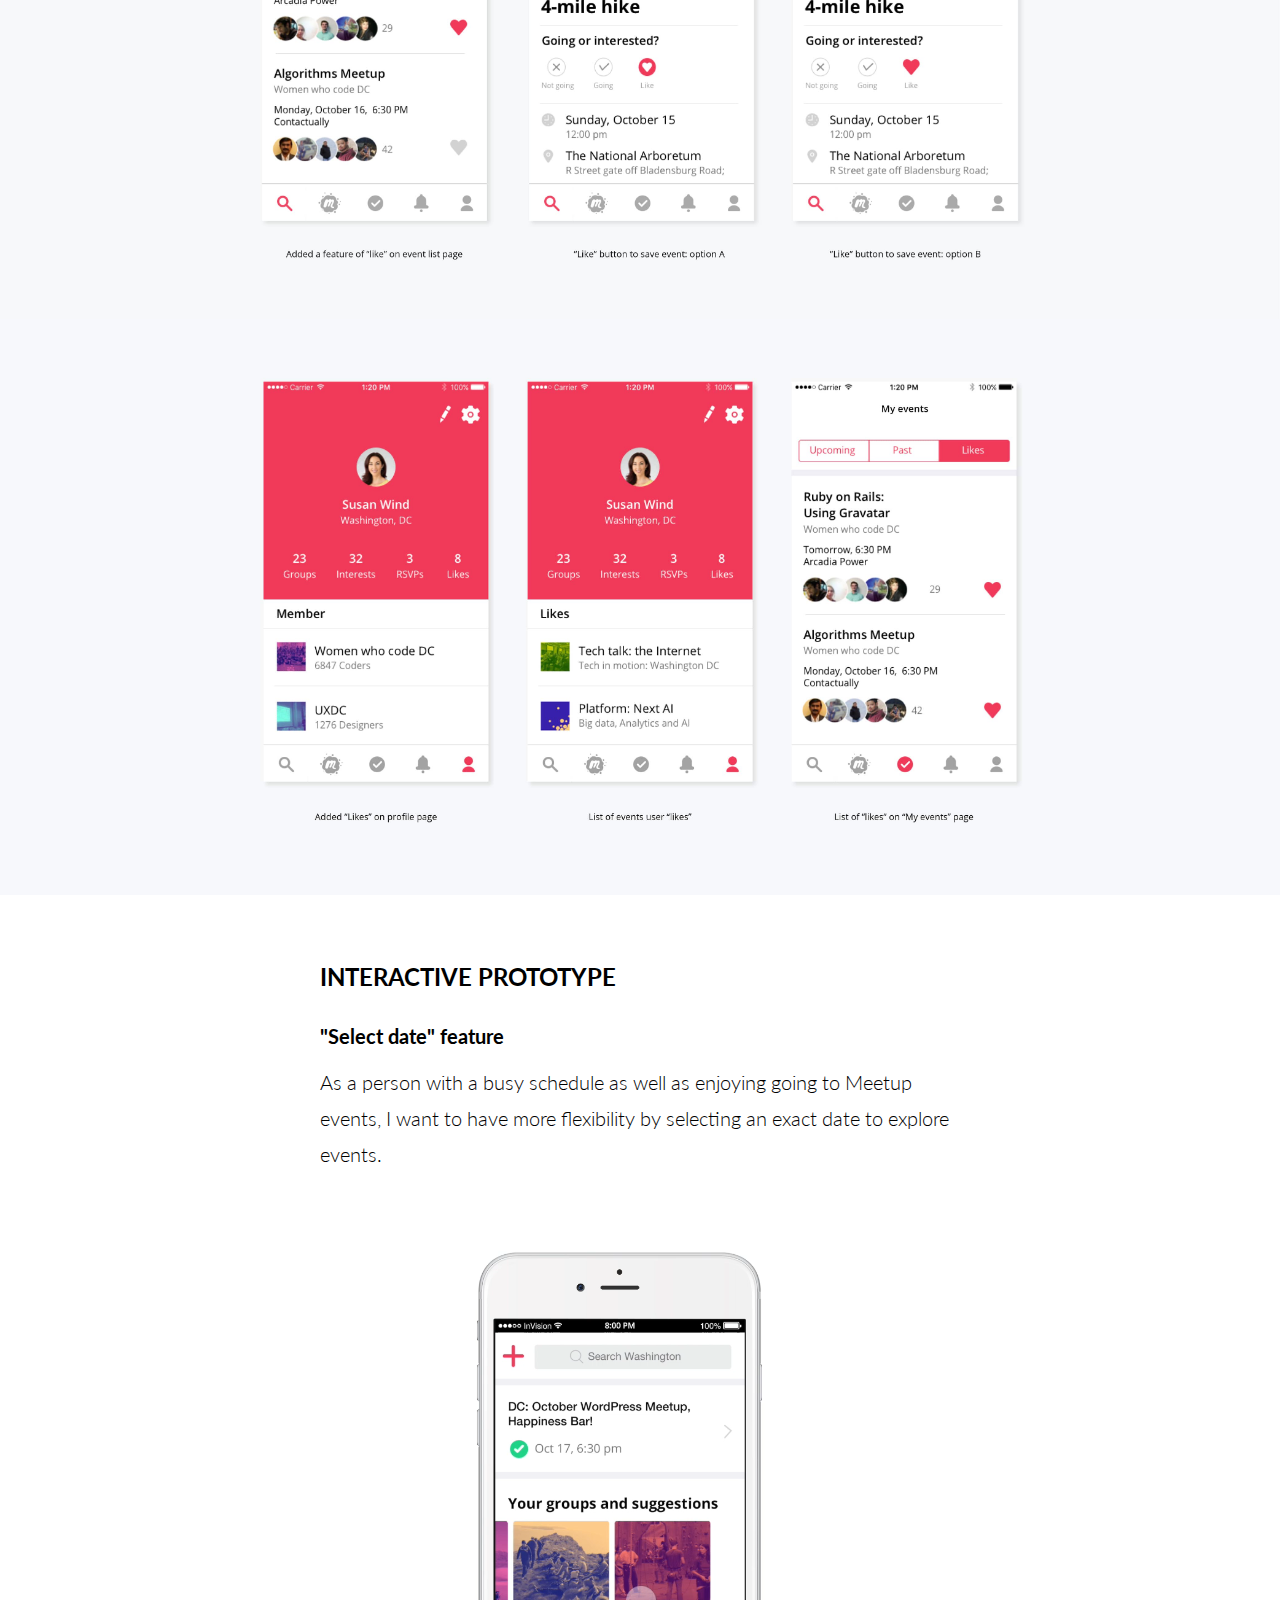
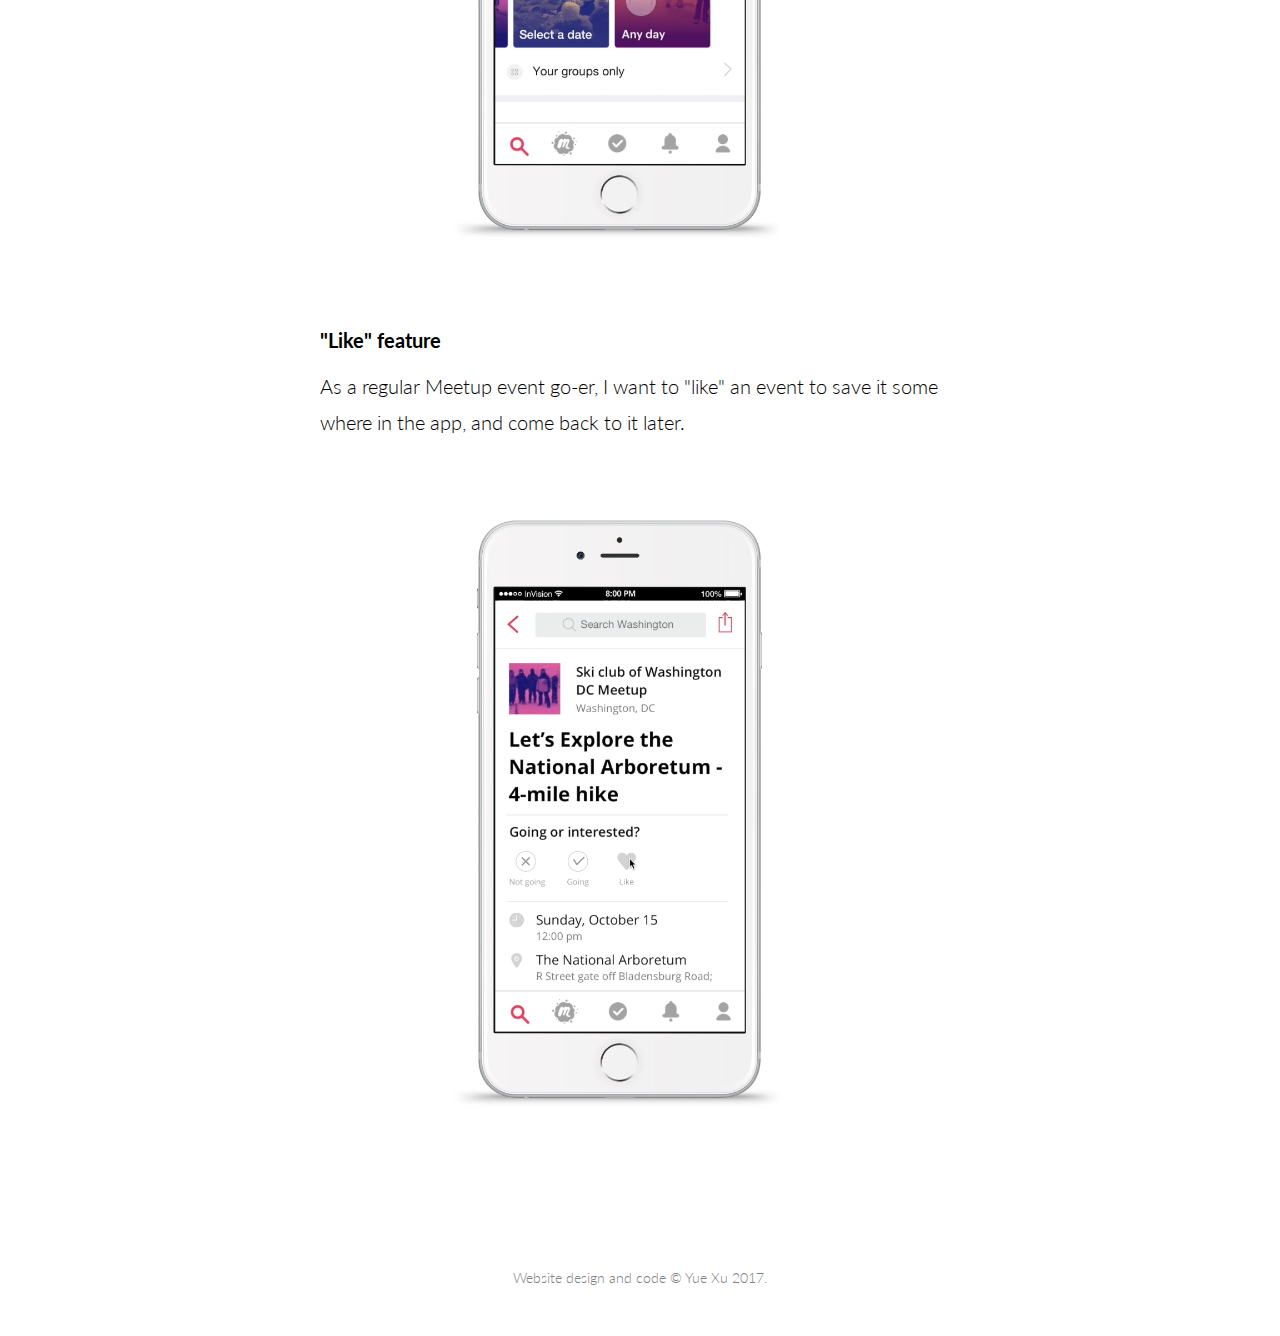
<file: meetup.html>
<!DOCTYPE html>
<html lang="en">
<head>
	<meta charset="utf-8">
	<meta http-equiv="x-ua-compatible" content="ie=edge">
	<meta name="viewport" content="width=device-width, initial-scale=1.0">
	<title>Yue Xu Design</title>
	<script async src='https://www.google-analytics.com/analytics.js'></script>
	<script src="google-analytics.js"></script>
	<script src="auto-video.js"></script>
	<script src="top-button.js"></script>
	<!-- <script src="loader.js"></script> -->
	<link rel="stylesheet" type="text/css" href="style.css">
</head>

<body>
	<!-- <div id="load_screen">
		<div id="loading">
			<img src="img/preloader.gif">
		
		</div>
	</div> -->

<!-- Navigation -->
	<!-- <script src="password.js"></script> -->
	<script src="menu.js"></script>

	<div class="topnav" id="myTopnav">
	  <a href="index.html">Portfolio</a>
	  <a href="about.html">About</a>
	  <a href="javascript:void(0);" style="font-size:15px;" class="icon" onclick="myFunction()">&#9776;</a>
	</div>

	<!-- About page header -->

	<div class="aboutme">
		<img class="fullbleedbody" src="img/meetup-hero.jpg">
	</div>

	<div class="body">
		<h1 class="portfolioh1">Meetup App Case Study</h1>
		<p class="portfoliopem"><b>Team:</b> Personal project</p>
		<p class="portfoliopem"><b>My role:</b> user research / UX design / visual design</p>
		<!-- <p class="portfoliopem"><b>Methods:</b> Contextual inquiry / Market research / Persona / Journey map / </p> -->

	<!-- Problem Context -->
		
		<h2 class="portfolioh2">Problem Context</h2>
		<p class="portfoliopless">
					
		Meetup is a useful tool to help people with similar interest who live close to one another to connect. I always use Meetup to check local events and activities I’m interested in participating. Lately, when I was using the upgraded Meetup app, I noticed some issues that might pose problems for users, and I decided to do a case study on the current app.

		<ol class="list">

		<li>Users are not able to search events on a specific date. They can only apply filter with a few options, such as “today”, “tomorrow”, “this weekend”.</li>
		<li>If someone is interested in going to an event, but could not make a final decision at the moment, Meetup app does not offer an option for user to keep the event in the “interested” list.</li>
		</ol>
 
		</p>
	</div>

	<div class="aboutme">
		<img class="fullbleedbody" src="img/meetup-original.jpg">
	</div>


	<!-- Hypothesis -->

	<div class="body">
		<h2 class="portfolioh2">Hypothesis</h2>
	</div>

	<div class="body">
		<p class="portfoliopless">
			<ol class="list">
				<li>My hypothesis is that if users are able to explore events on a specific date, it may provide some events with more exposure and in turn increase the likelihood for the user to attend these events.</li>
				<li>If Meetup offers an option for users to save events they are interested in, it may encourage the user to check on the saved events at a later time, and result in higher attendance of the event.</li>
				</ol>
		</p>
	</div>

	<!-- User research -->

	<div class="body">	
		<h2 class="portfolioh2">User research</h2>
		<p class="portfoliopless">
		I conducted 8 interviews and summarized several key findings:
		<ol class="list">
		<li>While some users use the web-based Meetup tool, a lot of users think that a mobile app version is more convenient.</li>
		<li>Some participants mentioned about wanting a feature that allow them to select a specific date to explore events near them.</li>
		<li>One participant mentioned that she was not able to share a specific event easily with a friend within Meetup app.</li>
		<li>Some users mentioned that they must pick a category first in order to explore upcoming events. They cannot explore all kinds of events on a specific date. </li>
		</ol>
		</p>

		<hr>
		<p class="portfolio-quote">“I want a calendar to choose a date.”</p>
		<hr>
	</div>

	<!-- Market research -->
	<div class="body">
		<h2 class="portfolioh2">Market research</h2>
		<p class="portfoliop">
		Before dive into the problem space, I did a research on comparable products on the market. I took a close look at Eventbrite and Facebook events. Like Meetup, Eventbrite does not offer users an option to explore events on a specific date. The available timeframe is general, such as “this weekend” or “next weekend”. However, Eventbrite does offer a feature for users to save events that they are interested in, and compile them in one place where users can easily access. </p>
	</div>

	<div class="aboutme">
		<img class="fullbleedbody" src="img/meetup-eventbrite.jpg">
	</div>

	<div class="body">
		<p class="portfoliop">Facebook’s event app offers an option for user to indicate interest on an event, and it also allows the user to choose a specific date to search events. However, it does not offer a place for user to see all the events he/she is interested in. The only place to find the events is the calendar page where all the events are listed with all the birthdays of users’ friends. This form of presentation can be confusing and overwhelming.

		</p>
	</div>

	<div class="aboutme">
		<img class="fullbleedbody" src="img/meetup-facebook.jpg">
	</div>


	<!-- people problem -->

	<div class="body">
		<h2 class="portfolioh2">Identifying the people problem</h2>
		<p class="portfoliopless">
		Users want to be able to filter events by specific date so that they can plan future activities ahead of time. They also want an option to save events that seem interesting and access them easily. 
		</p>
	</div>


	<!-- Opportunities -->
	<div class="body">
		<h2 class="portfolioh2">Opportunities (How Might We ...)</h2>
		<p class="portfoliopless">
		After exploring the problem space, I identified two opportunities to improve the Meetup features:
		<ol class="list">
		<li>How might we provide users with more flexibility on selecting a timeframe to explore events?</li>
		<li>How might we enable users to easily find a list of events that he/she is interested in attending?</li>
		</p>
	</div>


	<!-- Persona -->

	<div class="body">
		<h2 class="portfolioh2">Persona</h2>
		<p class="portfoliopless">After the research on users, I created a persona for the primary uses who are the ones would gain the most value from the new design. I would be designing the new features with these user groups in mind.
	</div>

	<div class="aboutme">
		<img class="gif" src="img/meetup-persona.jpg">
	</div>


	<!-- Journey map -->

	<div class="body">
		<h2 class="portfolioh2">Journey map</h2>
		<p class="portfoliopless">I interviewed one user who is a self-identified regular event go-er, and recorded the steps in her current experience of how she accomplished her goal.</p>
	</div>

	<div class="aboutme">
		<a href="img/meetup-journey-map.jpg" target="_blank"><img class="fullbleedbody" src="img/meetup-journey-map.jpg"></a>
	</div>


	<!-- Brainstorming -->

	<div class="body">

		<h2 class="portfolioh2">Brainstorming</h2>
		<p class="portfoliopless">After the ideation session, I categorized the post-it notes into different groups, which are essentially themes or logical groupings of the brainstorm ideas. From the aggregation, I picked two features by analyzing the tradeoffs. For instance, does the feature conflict with a business goal, or are some features more impactful? The first feature is to add a date selection function, and the second feature is to add an option to save interested events.</p>

		
	</div>


	<div class="aboutme">
		<img class="gif" src="img/meetup-brainstorm.jpg">
	</div>


	<!-- User flow -->
	<div class="body">
		<p class="caption">Ideas generated during brainstorm session.</p>

		<h2 class="portfolioh2">User flow</h2>
		<p class="portfoliop">
			Within each of the identified feature spaces, I created an idea using <em>shorthand user flow diagrams</em>. The goal is to synthesize the ideas and prioritize by what is doable, meaningful, and have the most potential for impact.

		</p>
	</div>

	<div class="aboutme">
		<img class="gif" src="img/meetup-flow.jpg">
	</div>

	<!-- Testing -->

	<div class="body">
		<p class="caption">Shorthand user flow diagrams.</p>
		<h2 class="portfolioh2">Initial ideas</h2>
		<p class="portfoliopless">
			For the first iteration, I explored different ways of incorporating the "select date" and "add favorite" features in the Meetup app. Below is an example sketch I created during this phase.</p>
	</div>

	<div class="aboutme">
		<img class="gif" src="img/meetup-sketch.jpg">
	</div>


	<!-- Mid-fi prototype -->
	<div class="body">
		<p class="caption">Sample of sketches created.</p>
	<h2 class="portfolioh2">Mid-fi prototype</h2>
		<p class="portfoliopless">I created some mid-fi fidelity prototypes to experiment on different ways of incorporating the two new features.
		</p>
		<h3 class="portfolioh3"> A. "Select Date" feature</h3>
	</div>

	<div class="aboutme">
		<img class="fullbleedbody" src="img/meetup-mid-fi.jpg">
	</div>

	<br>

	<div class="body">
		<h3 class="portfolioh3"> B. "Like" feature</h3>
	</div>

	<div class="aboutme">
		<img class="fullbleedbody" src="img/meetup-mid-fi2.jpg">
	</div>


	<!-- High-fi prototype -->
	<div class="body">
	<h2 class="portfolioh2">High-fi prototype</h2>
		<p class="portfoliopless">Final high-fi prototypes with the two new features.
		</p>
	</div>

	<div class="aboutme">
		<img class="fullbleedbody" src="img/meetup-high-fi5.jpg">
		<img class="fullbleedbody" src="img/meetup-high-fi.jpg">
		<img class="fullbleedbody" src="img/meetup-high-fi2.jpg">
		<img class="fullbleedbody" src="img/meetup-high-fi3.jpg">
		<img class="fullbleedbody" src="img/meetup-high-fi4.jpg">
	</div>

	<div class="body">
		<h2 class="portfolioh2">Interactive prototype</h2>
		<p class="portfolioh3">"Select date" feature</p>
		<p class="portfoliop"> As a person with a busy schedule as well as enjoying going to Meetup events, I want to have more flexibility by selecting an exact date to explore events.</p>
		<video class="moviesmall" preload="auto" loop="loop" src="img/meetup-choose-date.mp4" type="video/mp4"></video>

		<p class="portfolioh3">"Like" feature</p>
		<p class="portfoliop"> As a regular Meetup event go-er, I want to "like" an event to save it some where in the app, and come back to it later.</p>
		<video class="moviesmall" preload="auto" loop="loop" src="img/meetup-like.mp4" type="video/mp4"></video>		
	</div>
	

	<button onclick="topFunction()" id="myBtn" title="Go to top">Top</button>

	<footer>Website design and code © Yue Xu 2017.</footer>

</body>
</html>
</file>
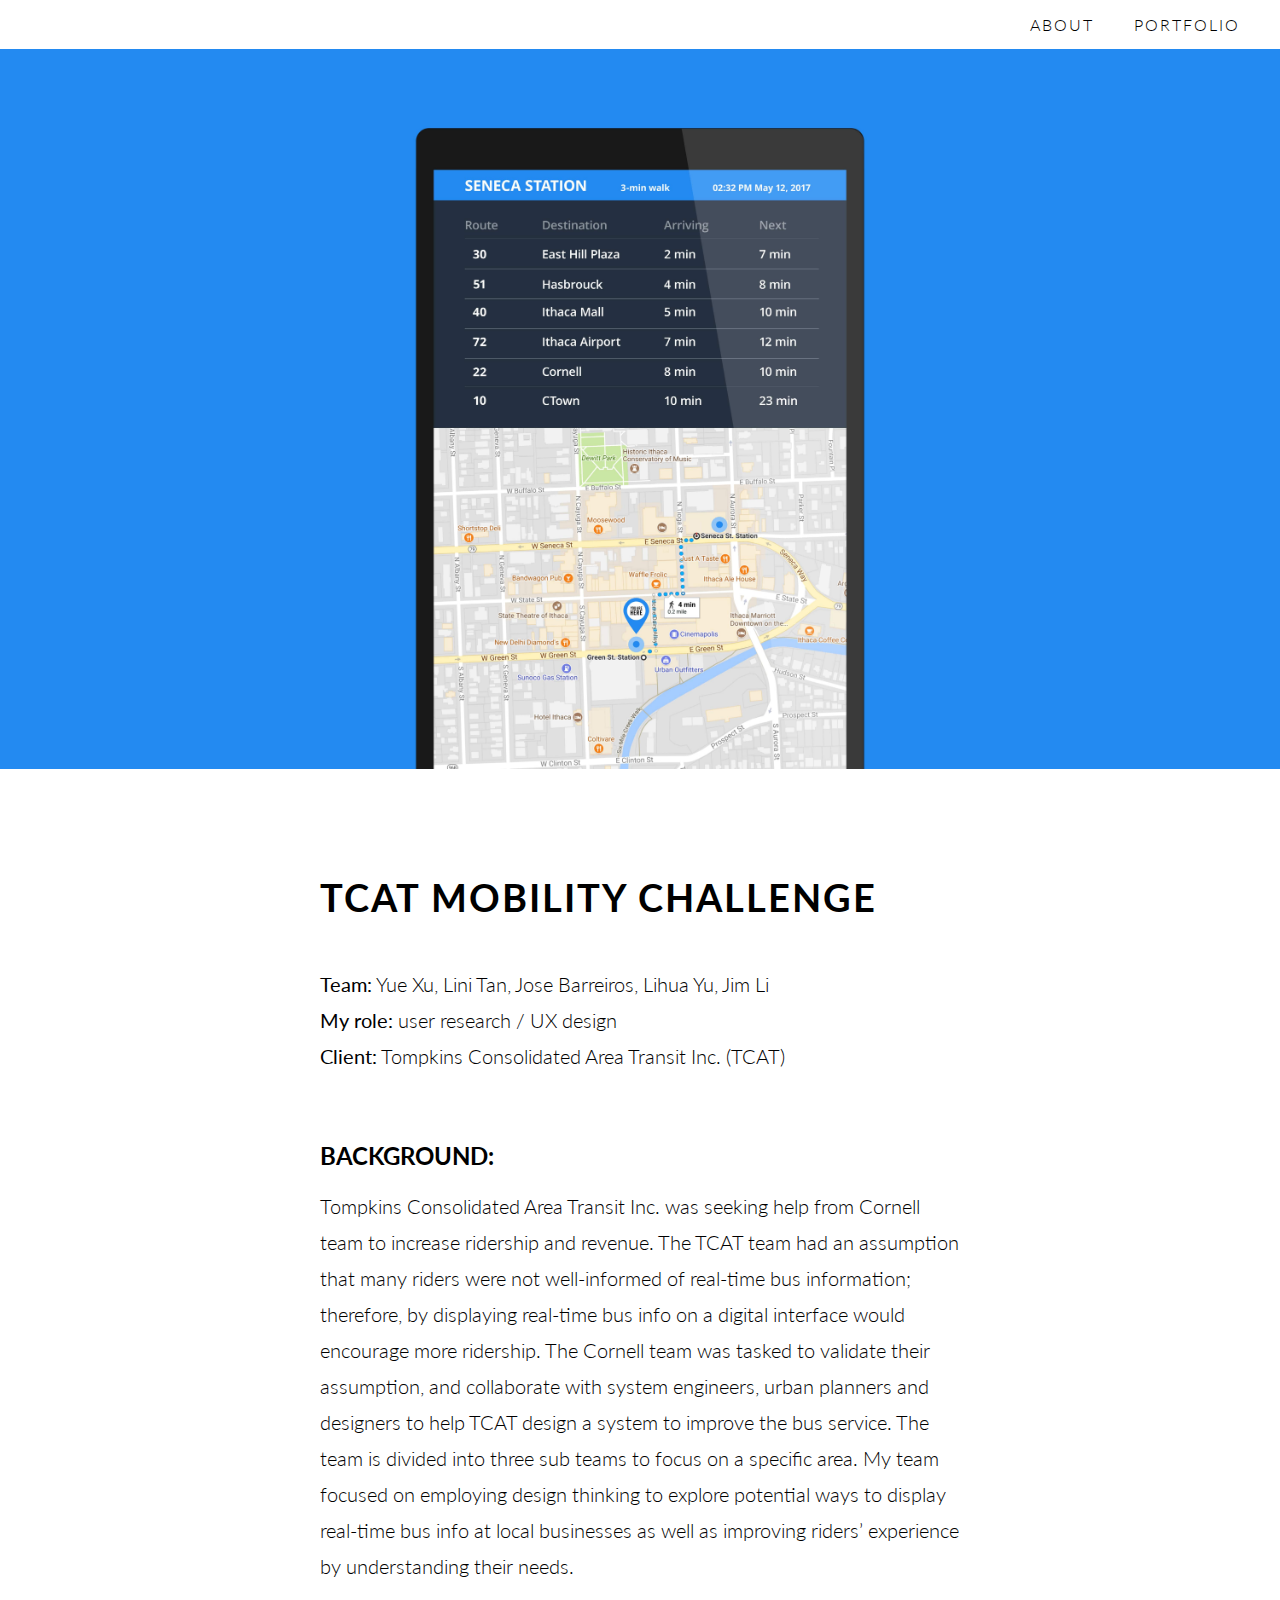
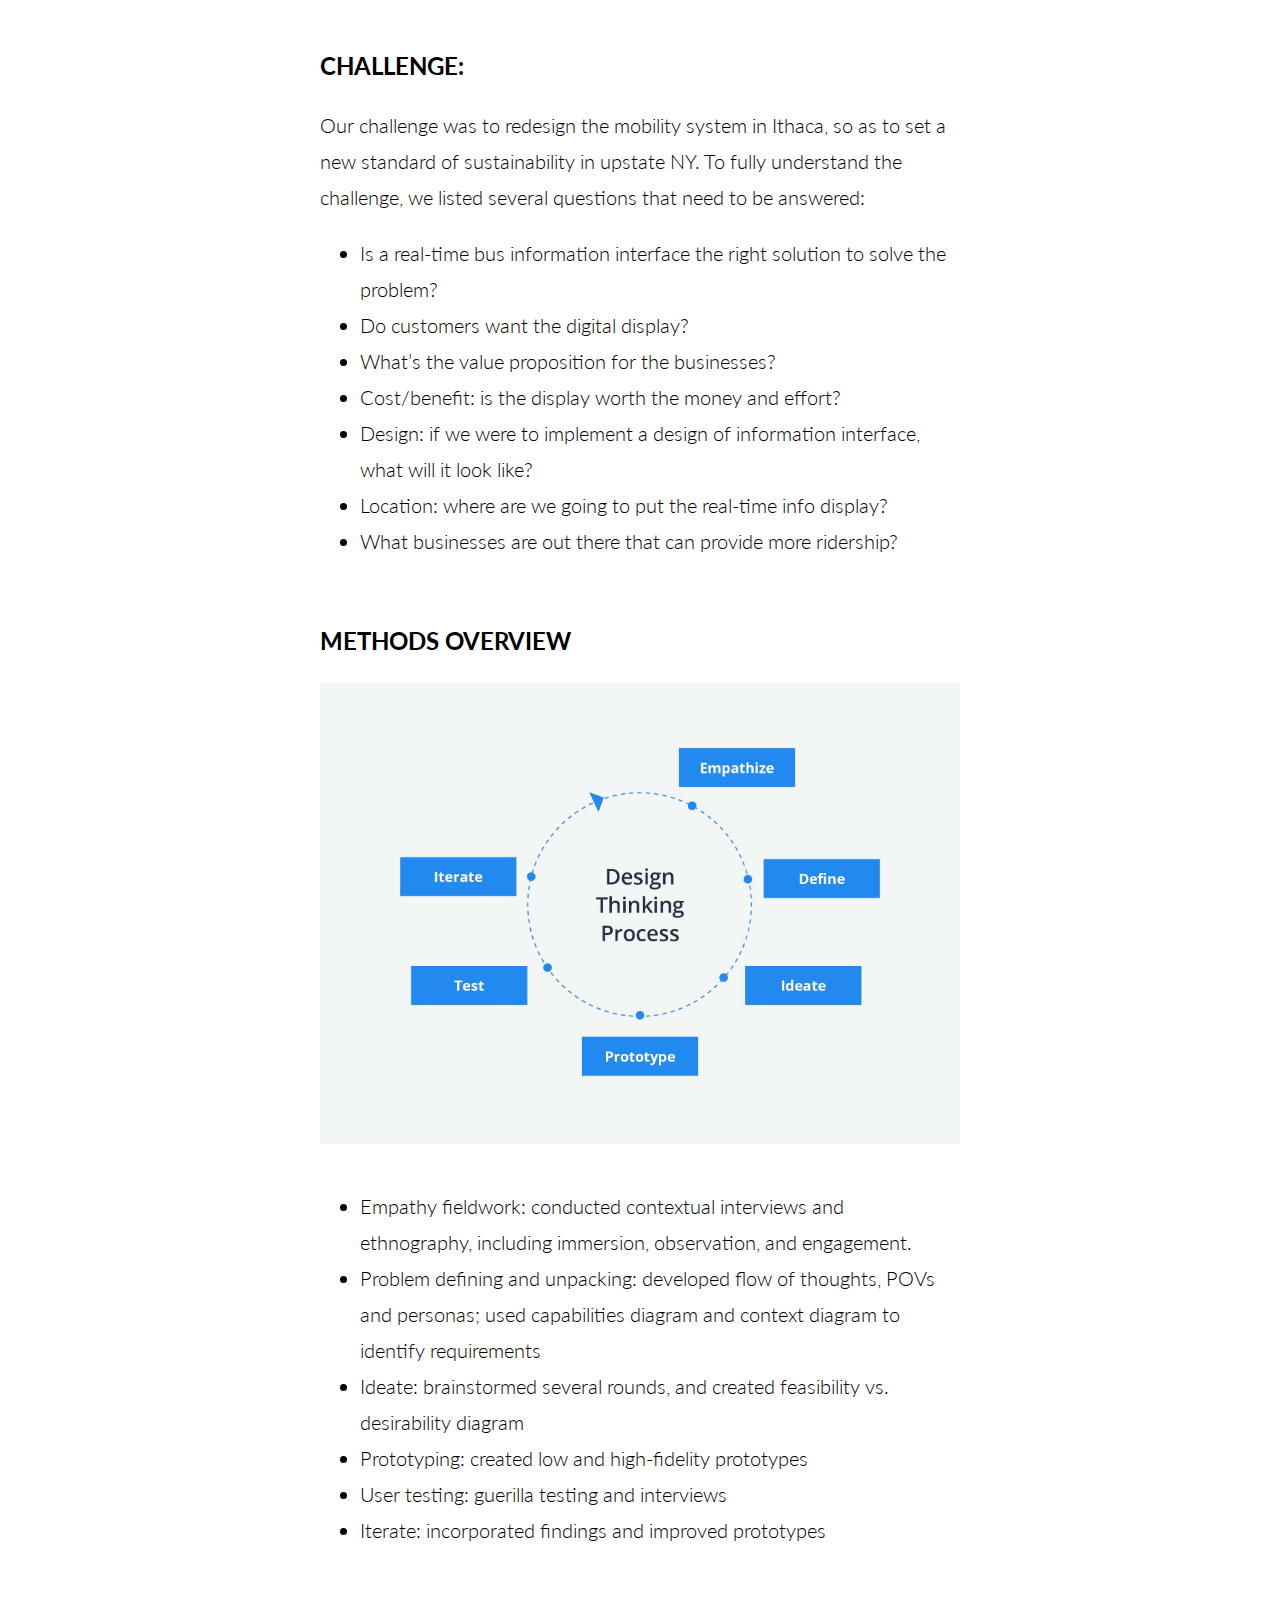
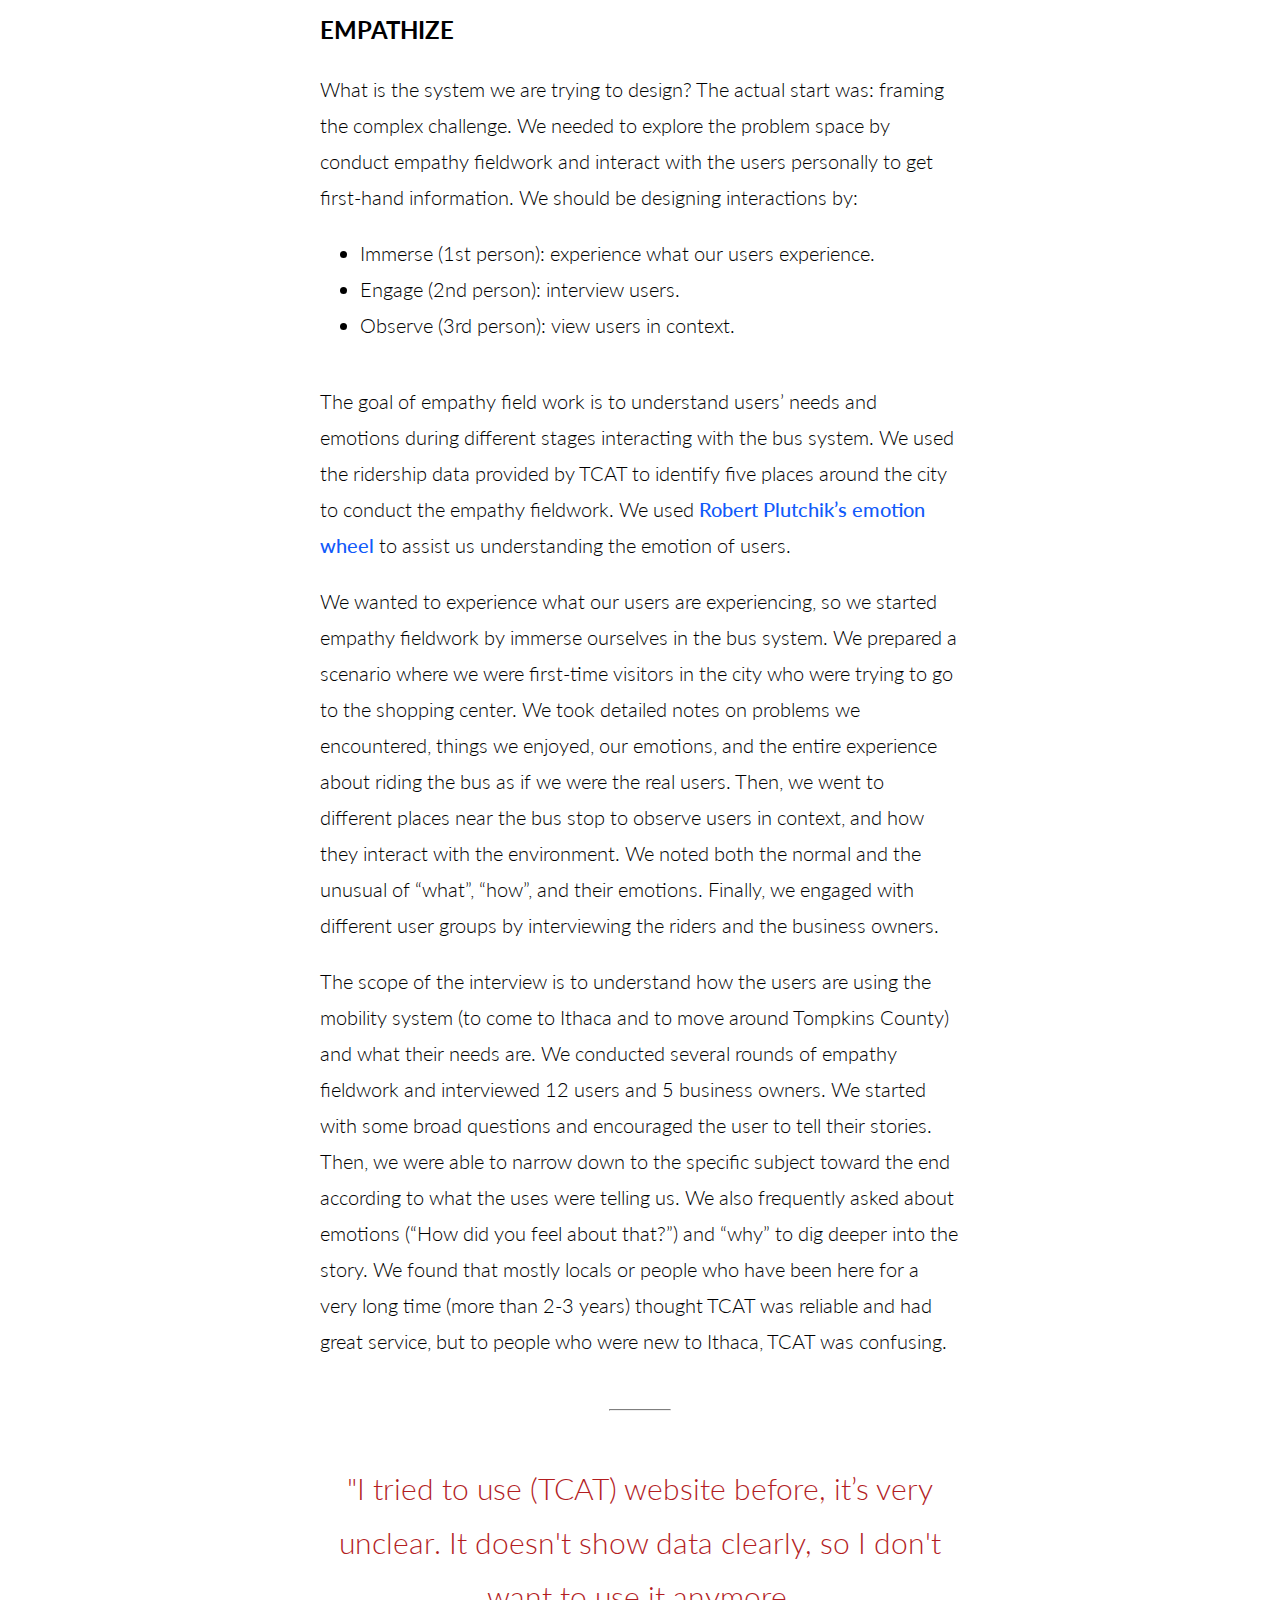
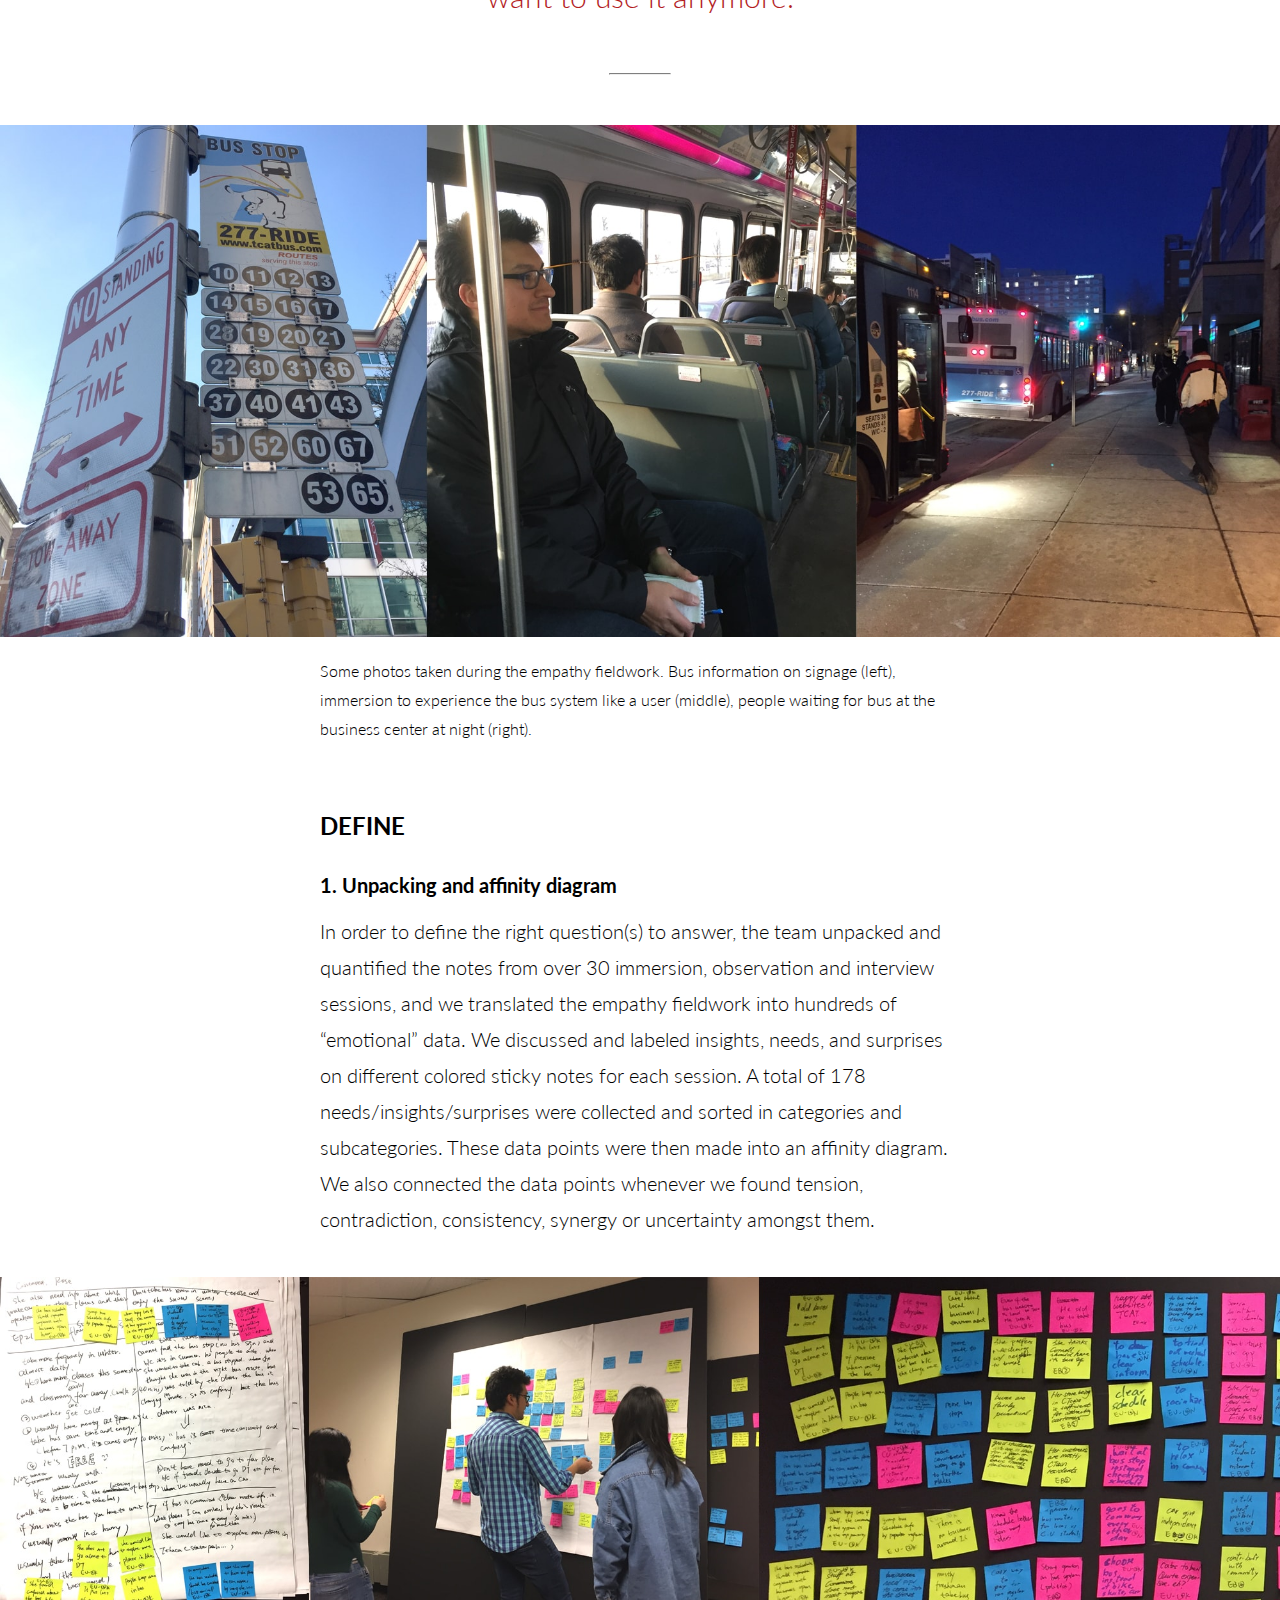
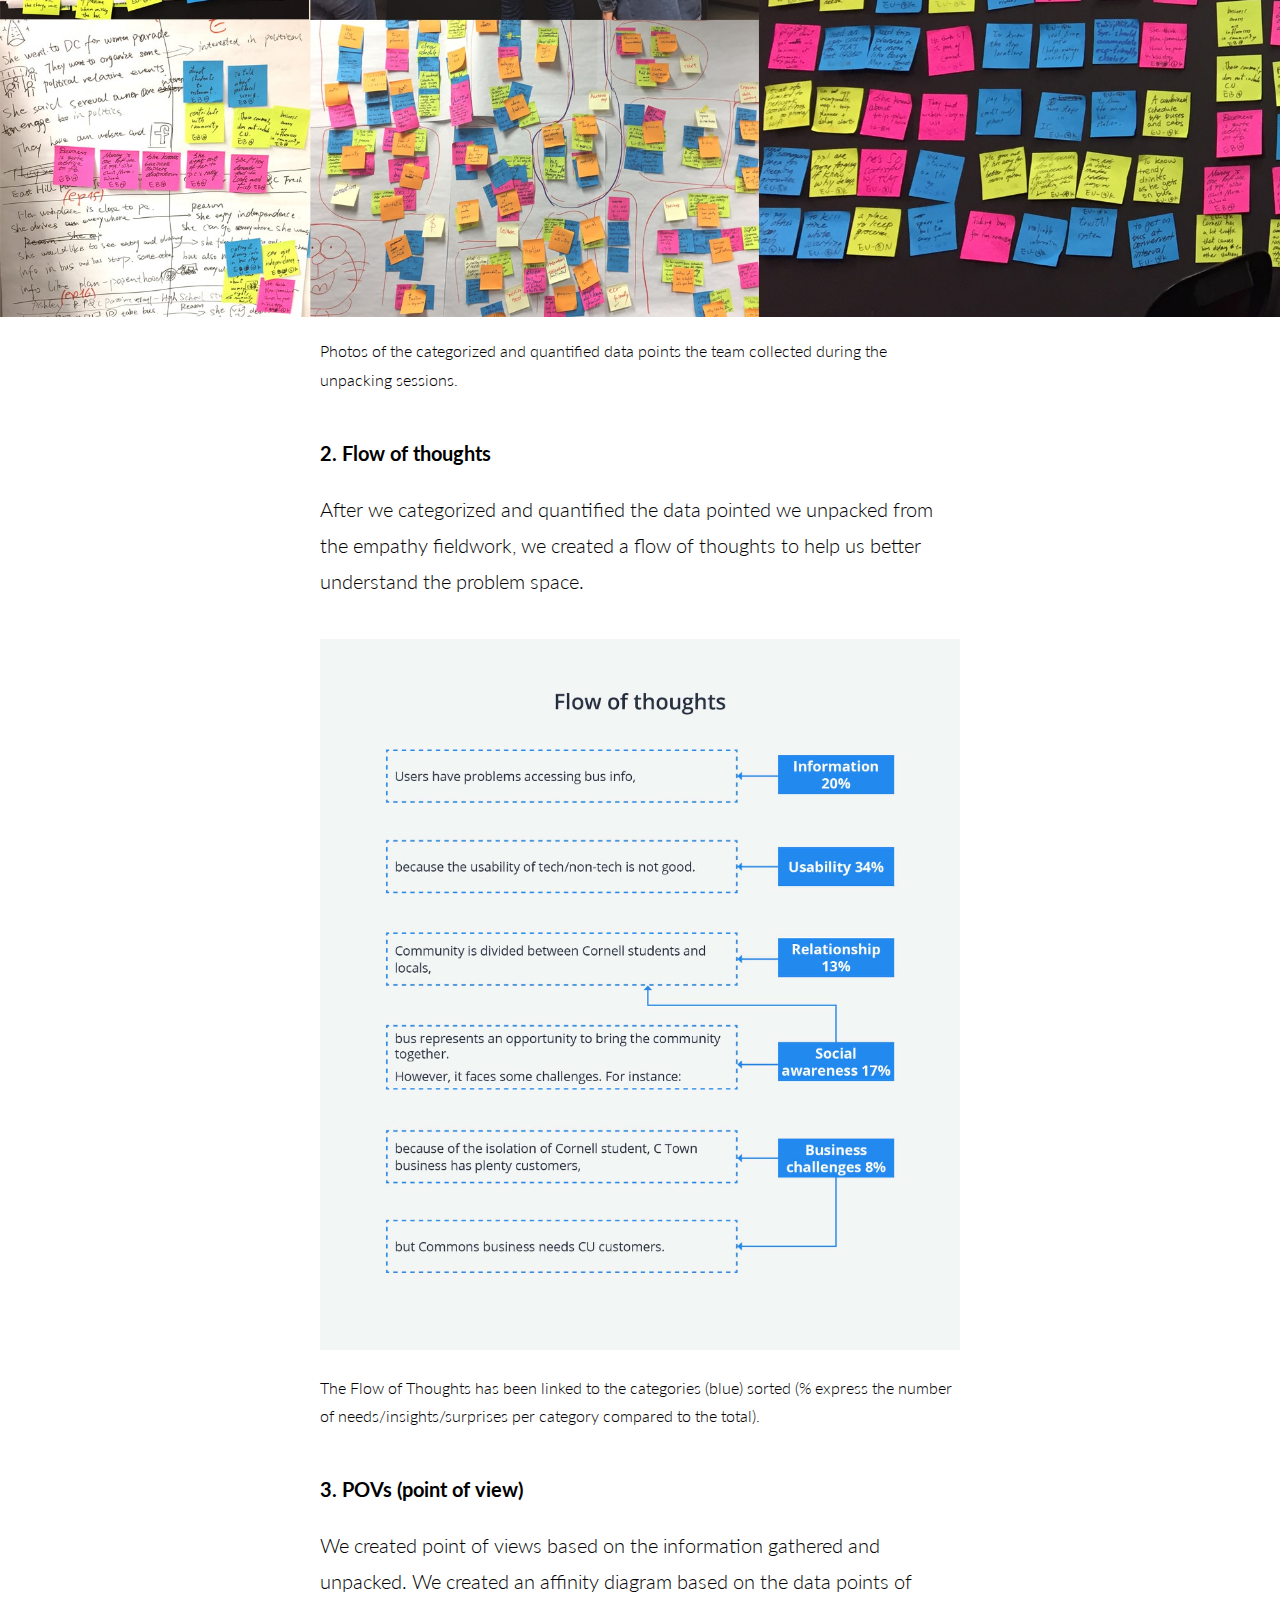
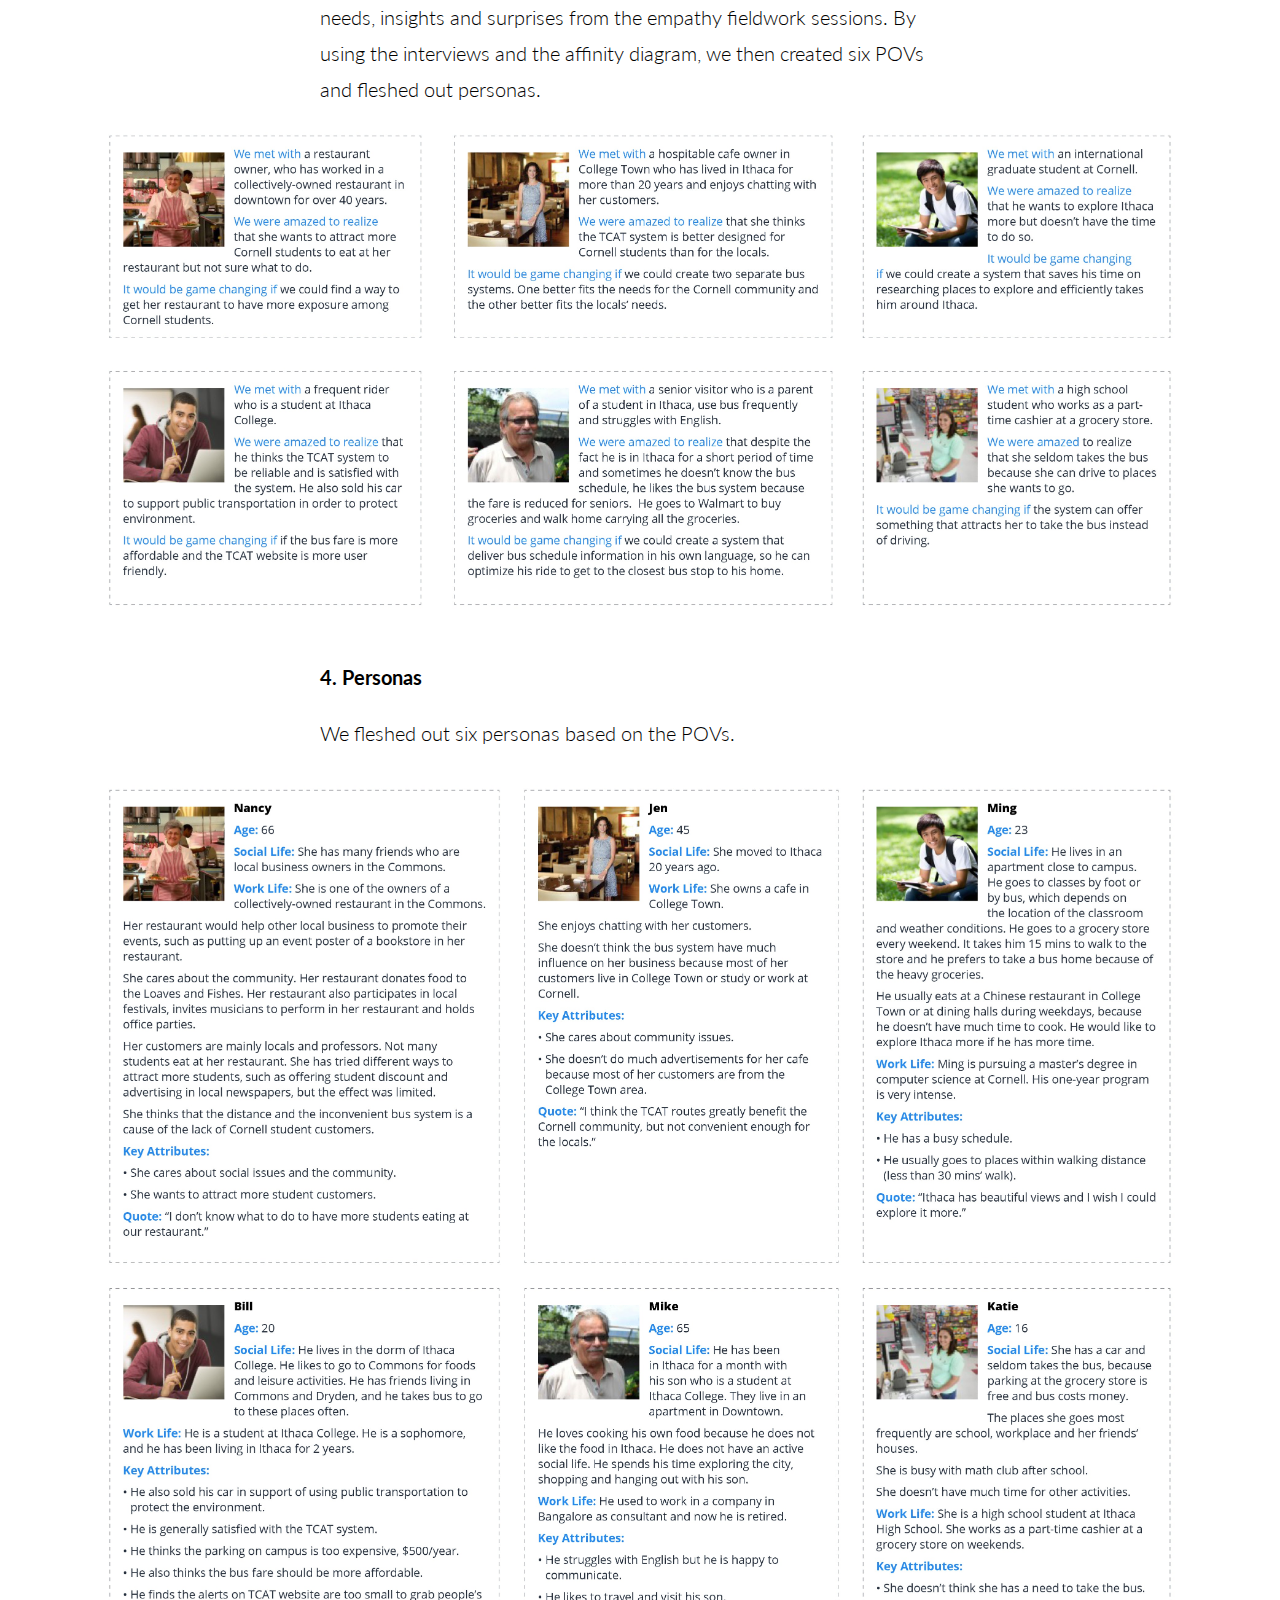
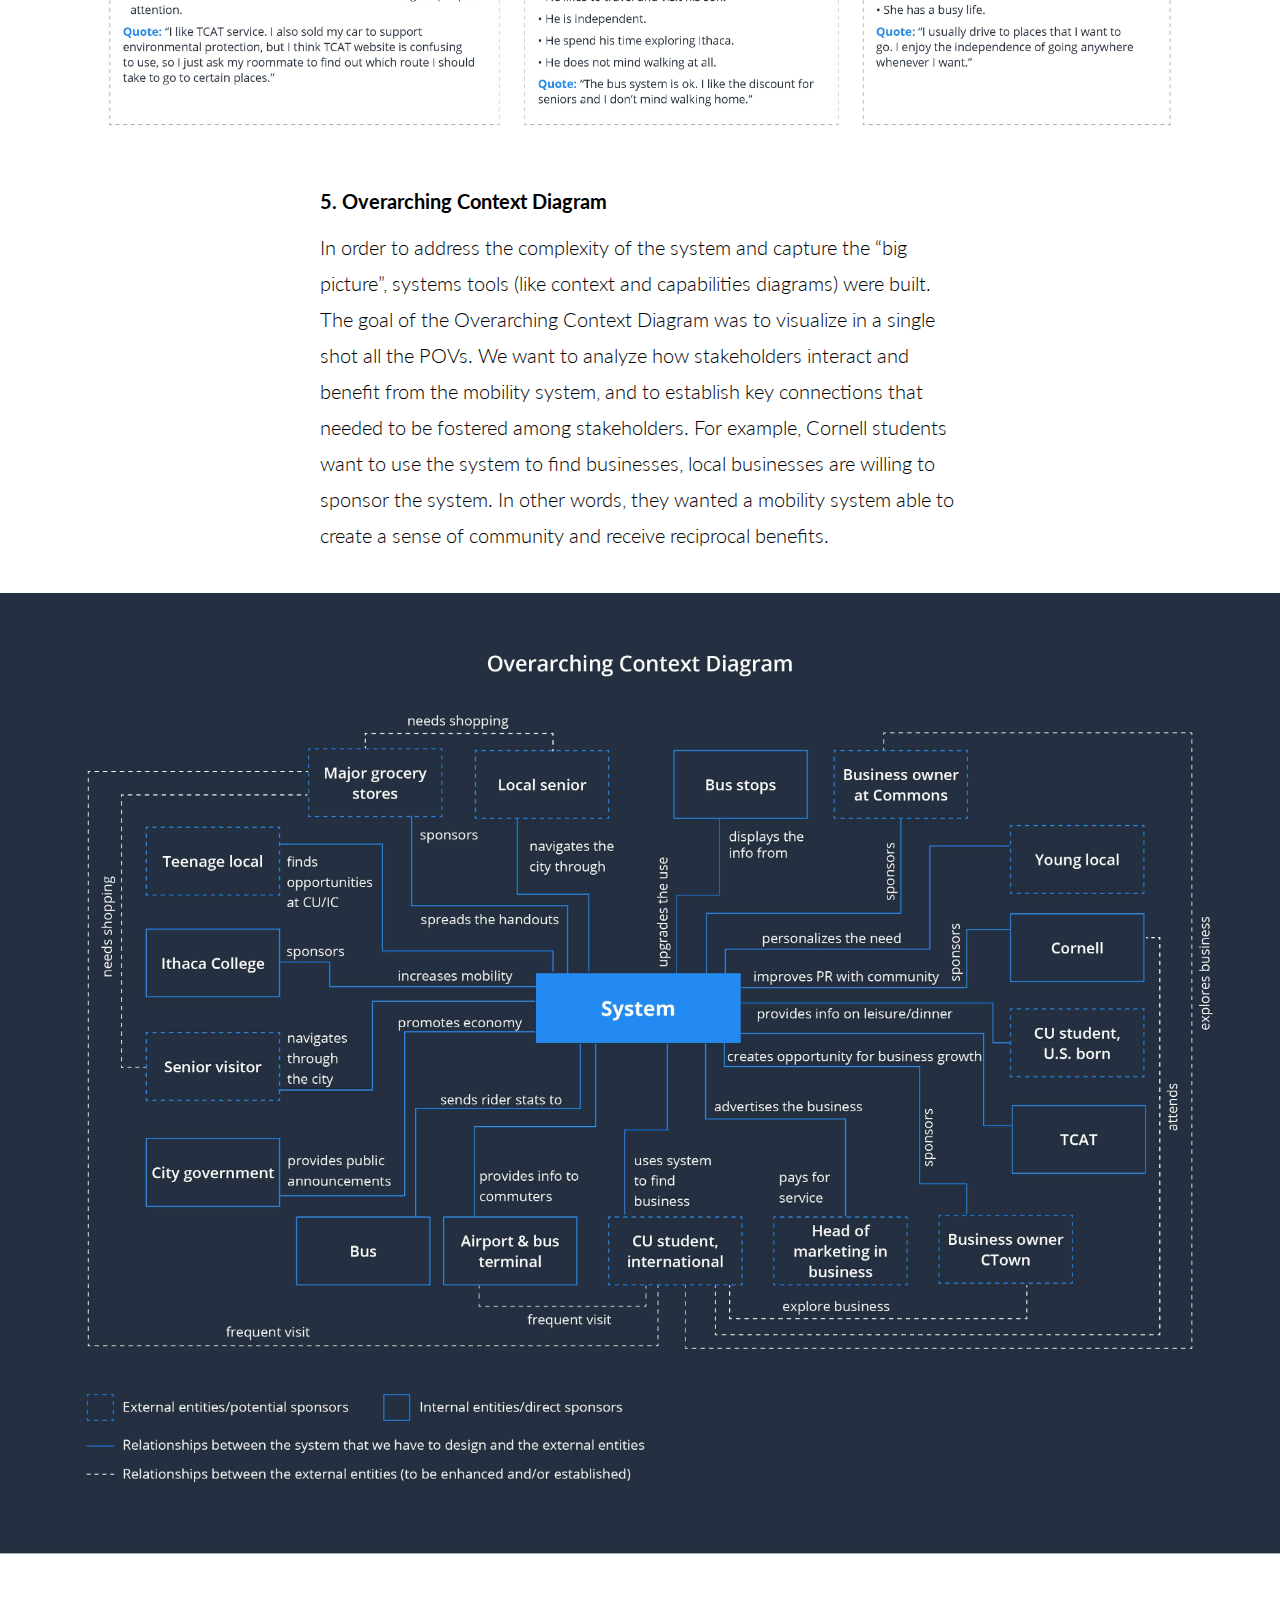
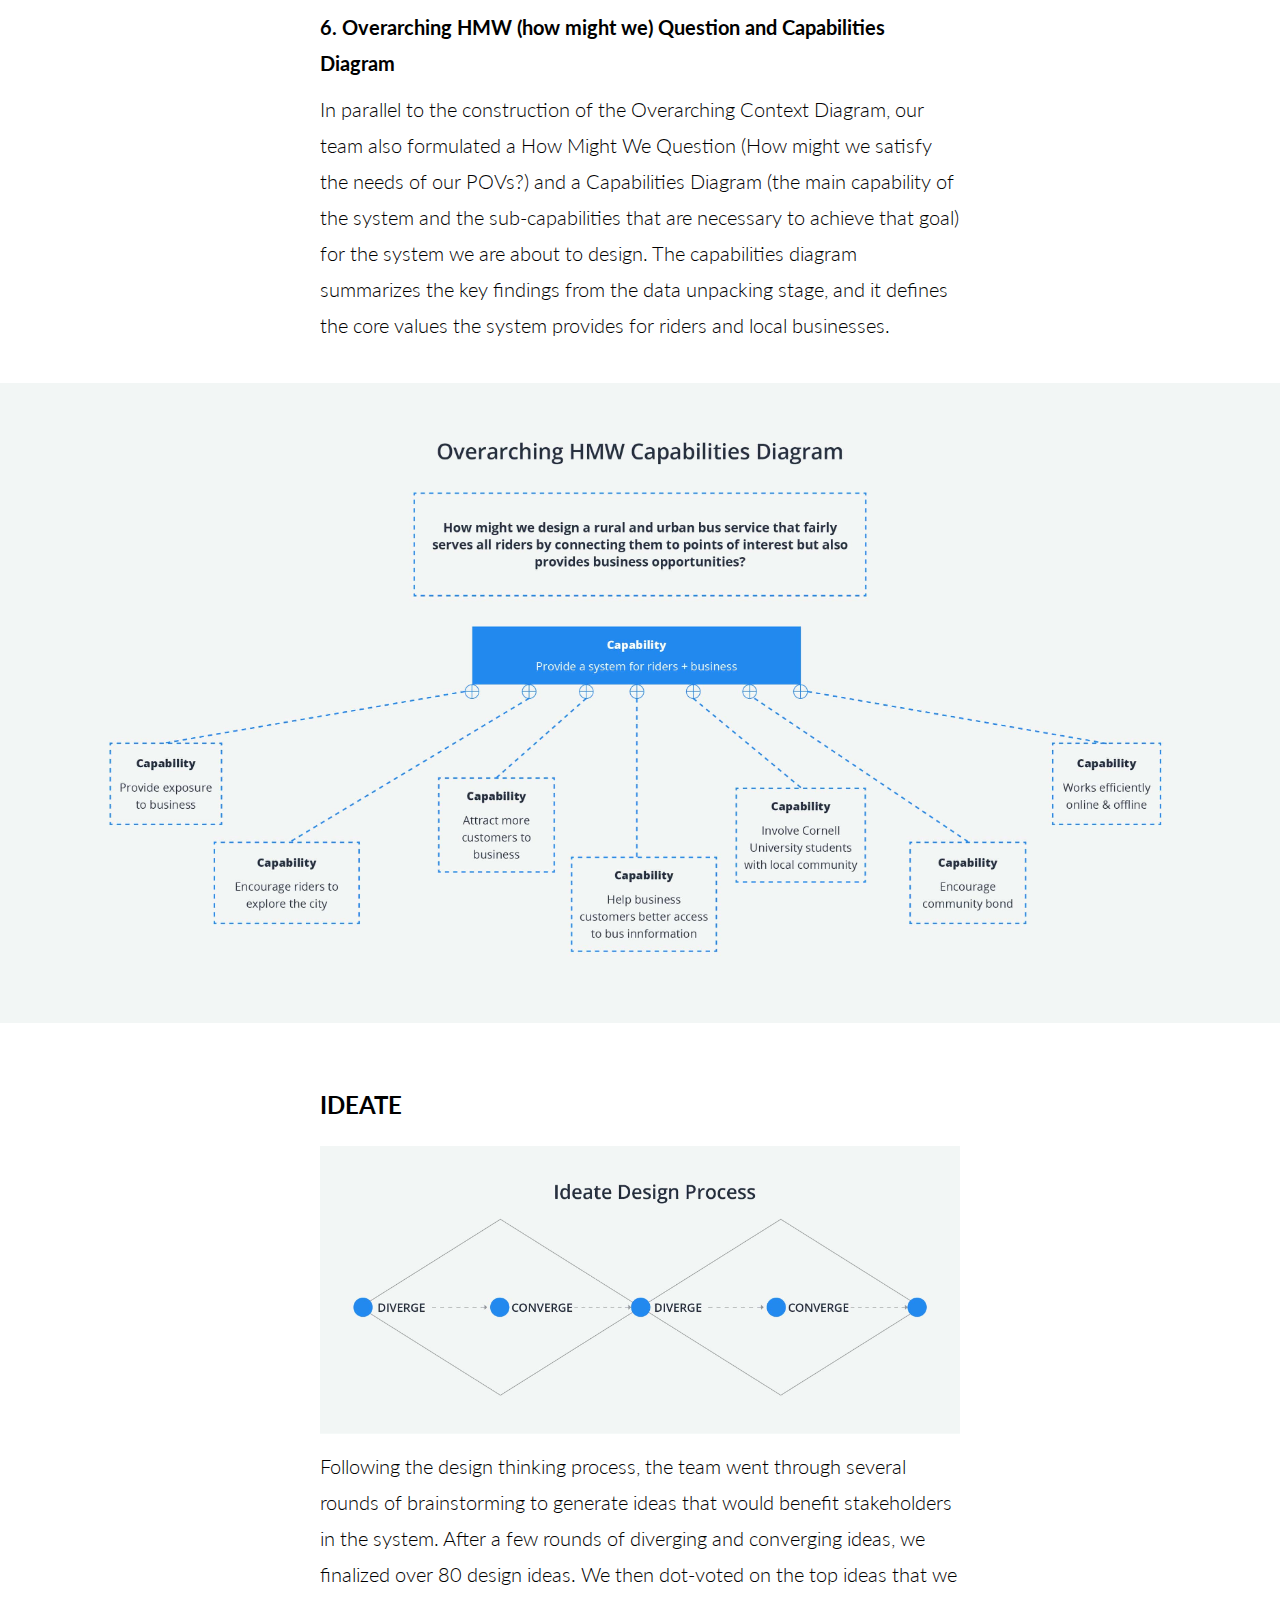
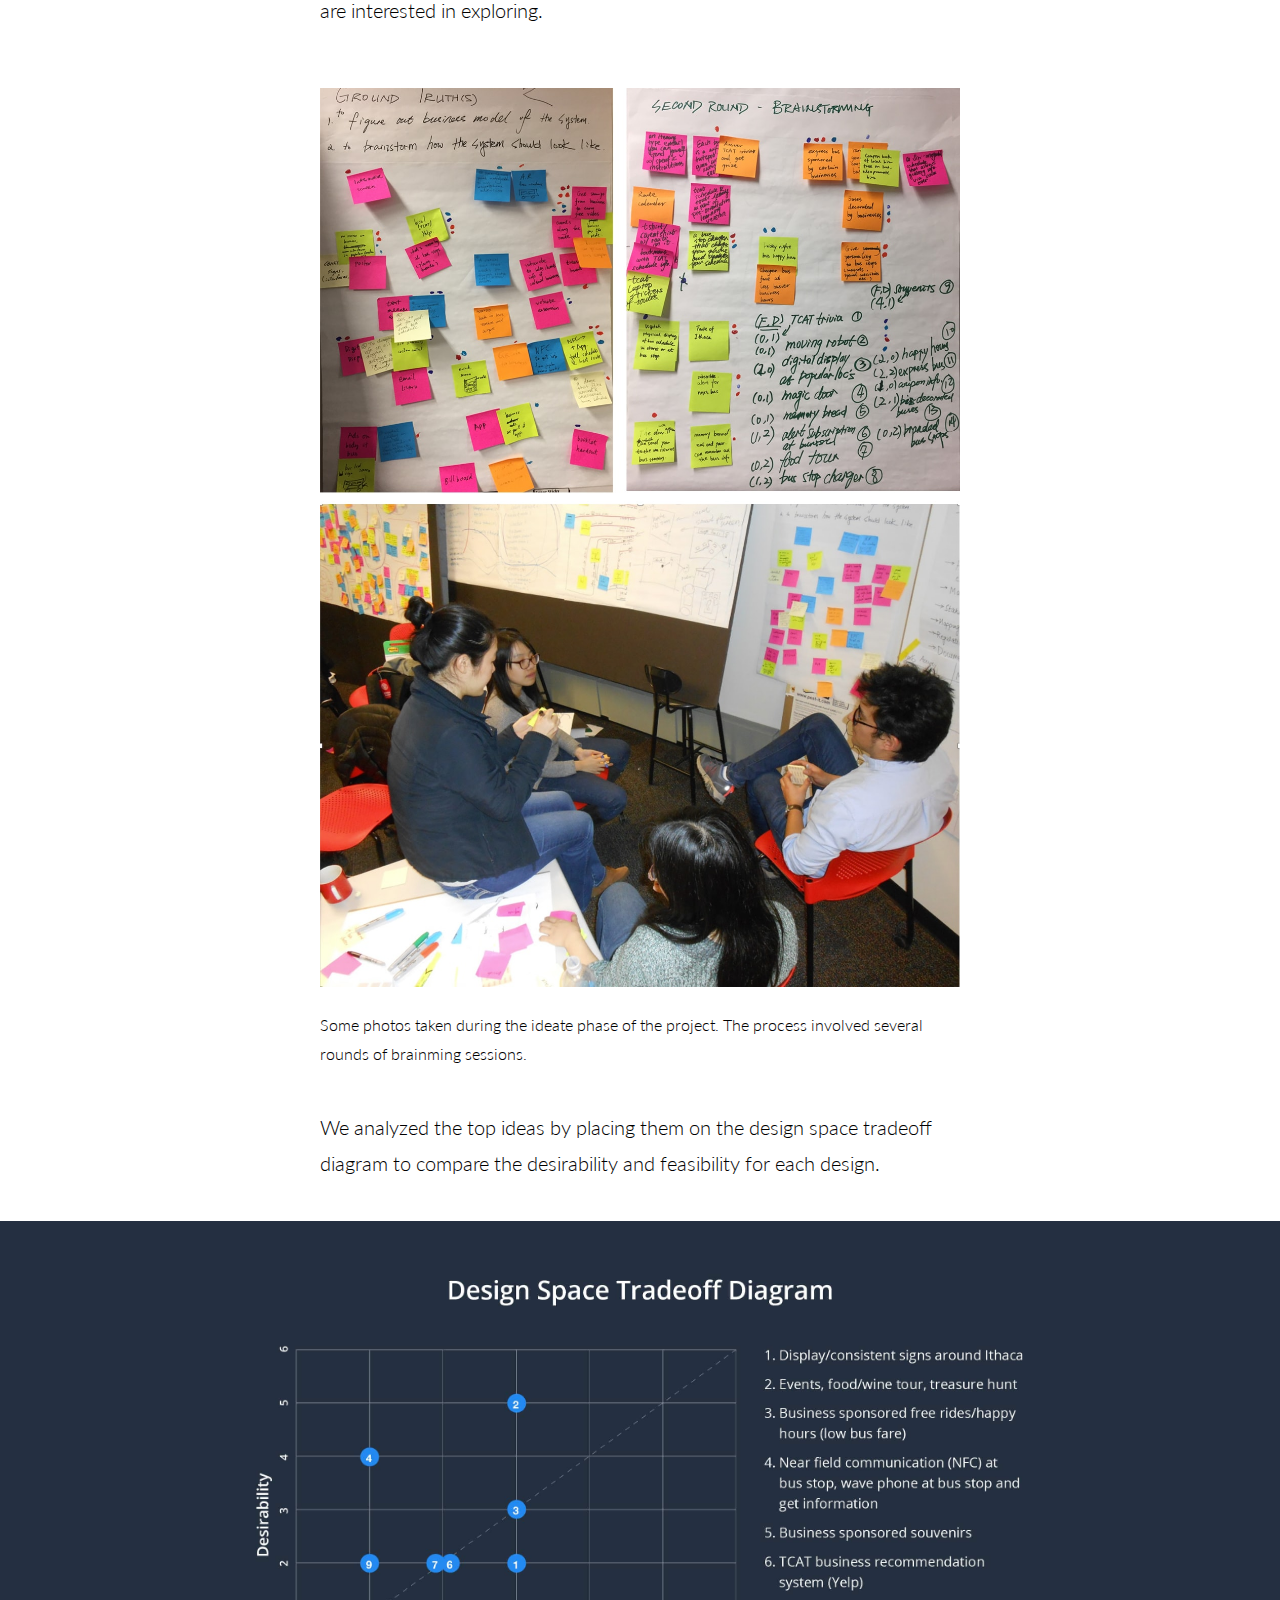
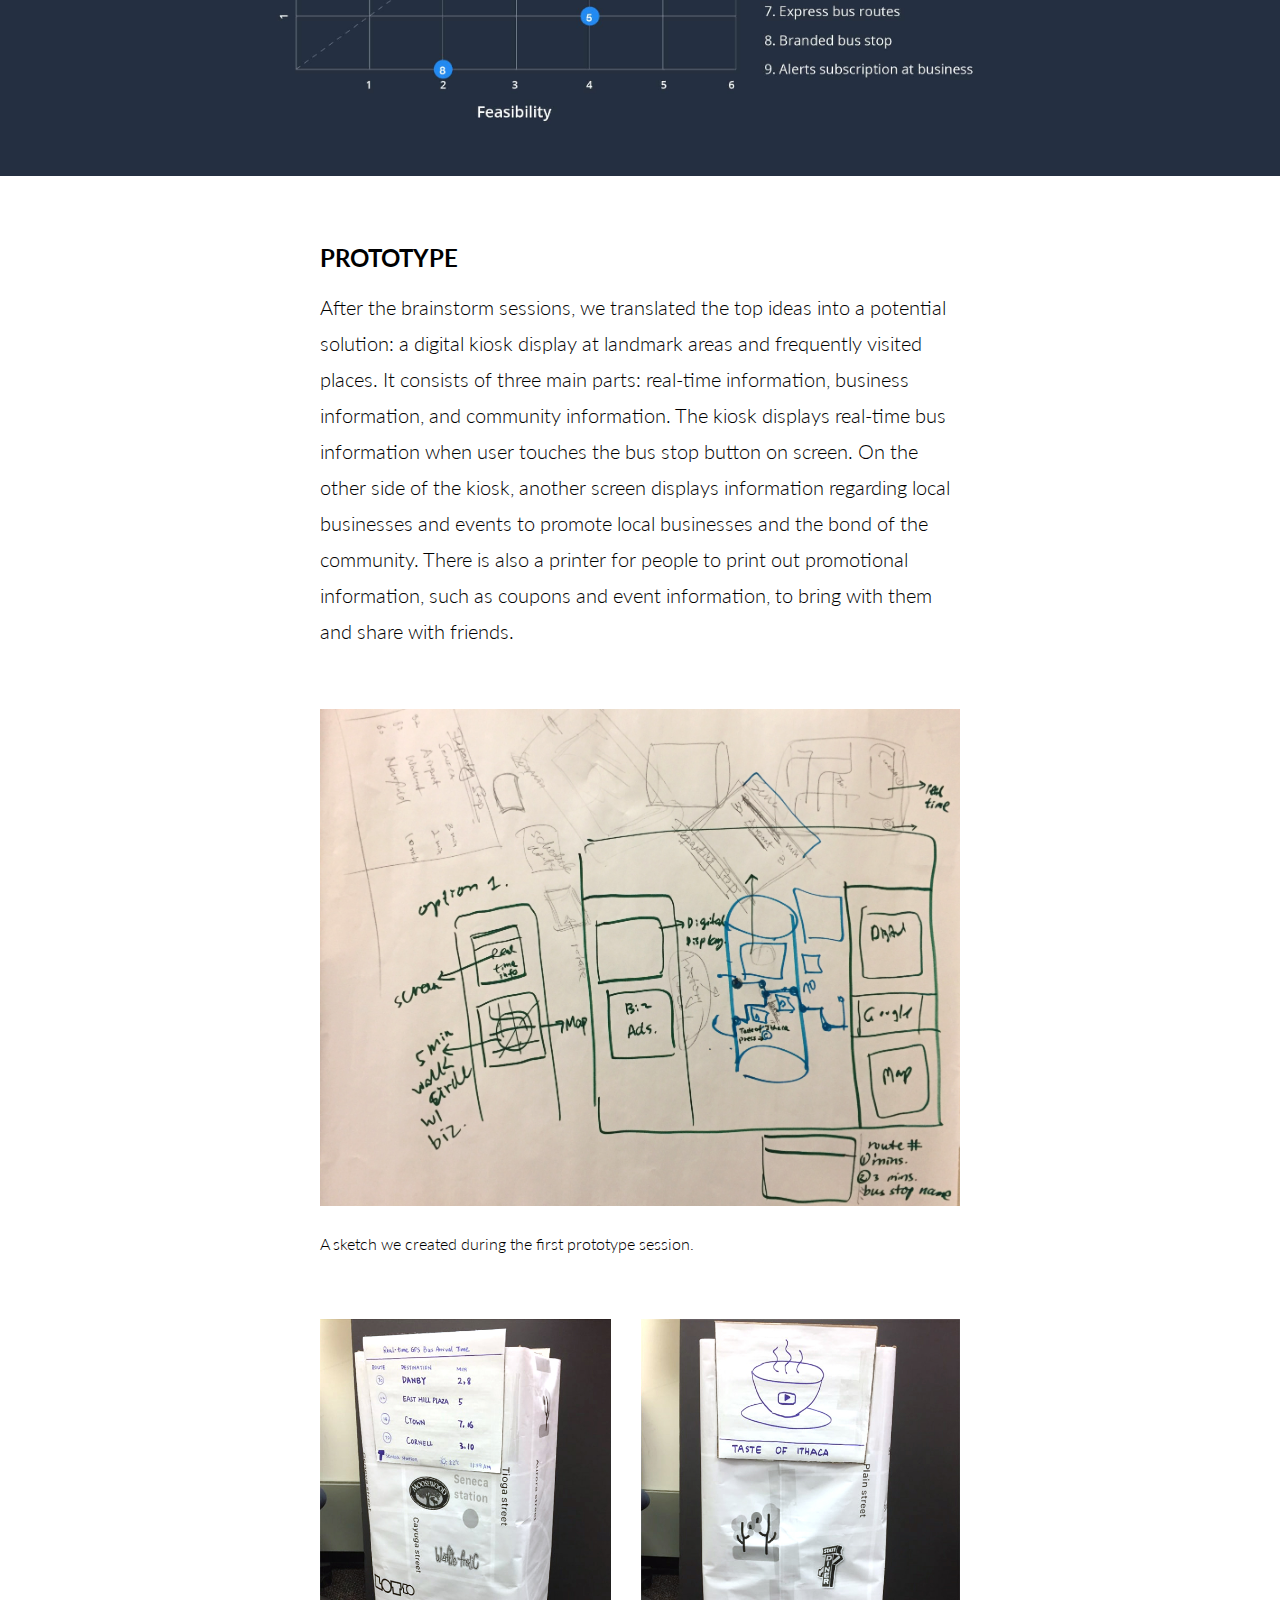
<file: tcat.html>
<!DOCTYPE html>
<html lang="en">
<head>
	<meta charset="utf-8">
	<meta http-equiv="x-ua-compatible" content="ie=edge">
	<meta name="viewport" content="width=device-width, initial-scale=1.0">
	<title>Yue Xu Design</title>
	<script async src='https://www.google-analytics.com/analytics.js'></script>
	<script src="google-analytics.js"></script>
	<script src="top-button.js"></script>
	<script src="loader.js"></script>
	<link rel="stylesheet" type="text/css" href="style.css">
</head>

<body>
	<div id="load_screen">
		<div id="loading">
			<img src="img/preloader.gif">
		
		</div>
	</div>

<!-- Navigation -->
	<!-- <script src="password.js"></script> -->
	<script src="menu.js"></script>

	<div class="topnav" id="myTopnav">
	  <a href="index.html">Portfolio</a>
	  <a href="about.html">About</a>
	  <a href="javascript:void(0);" style="font-size:15px;" class="icon" onclick="myFunction()">&#9776;</a>
	</div>

<!-- About page header -->

	<div class="aboutme">
		<img class="fullbleedbody" src="img/tcat-hero.jpg">
	</div>

	<div class="body">
		<h1 class="portfolioh1">TCAT Mobility Challenge</h1>
		
		<p class="portfoliopem"><b>Team:</b> Yue Xu, Lini Tan, Jose Barreiros, Lihua Yu, Jim Li</p>
		<p class="portfoliopem"><b>My role:</b> user research / UX design</p>
		<p class="portfoliopem"><b>Client:</b> Tompkins Consolidated Area Transit Inc. (TCAT)</p>
		<!-- <p class="portfoliopem"><b>Methods:</b> Information architecture / User flow / Heuristic evaluation / Usability testing</p> -->
		
		<h2 class="portfolioh2">Background:</h2>
		<p class="portfoliop">Tompkins Consolidated Area Transit Inc. was seeking help from Cornell team to increase ridership and revenue. The TCAT team had an assumption that many riders were not well-informed of real-time bus information; therefore, by displaying real-time bus info on a digital interface would encourage more ridership. The Cornell team was tasked to validate their assumption, and collaborate with system engineers, urban planners and designers to help TCAT design a system to improve the bus service. The team is divided into three sub teams to focus on a specific area. My team focused on employing design thinking to explore potential ways to display real-time bus info at local businesses as well as improving riders’ experience by understanding their needs.</p>


		<h2 class="portfolioh2">Challenge:</h2>
		<p class="portfoliopless">
			Our challenge was to redesign the mobility system in Ithaca, so as to set a new standard of sustainability in upstate NY.
			To fully understand the challenge, we listed several questions that need to be answered:
			<ul class="list">
				<li>Is a real-time bus information interface the right solution to solve the problem?</li>
				<li>Do customers want the digital display?</li>
				<li>What’s the value proposition for the businesses?</li>
				<li>Cost/benefit: is the display worth the money and effort?</li>
				<li>Design: if we were to implement a design of information interface, what will it look like?</li>
				<li>Location: where are we going to put the real-time info display?</li>
				<li>What businesses are out there that can provide more ridership?</li>
			</ul>
		</p>
	</div>

	<!-- Methods overview -->

	<div class="body">
		<h2 class="portfolioh2">Methods overview</h2>
	</div>

	<div class="aboutme">
		<img class="gif" src="img/tcat-process.jpg">
	</div>

	<div class="body">
		<p class="portfoliop">
			<ul class="list">
				<li>Empathy fieldwork: conducted contextual interviews and ethnography, including immersion, observation, and engagement.</li>
				<li>Problem defining and unpacking: developed flow of thoughts, POVs and personas; used capabilities diagram and context diagram to identify requirements</li>
				<li>Ideate: brainstormed several rounds, and created feasibility vs. desirability diagram</li>
				<li>Prototyping: created low and high-fidelity prototypes</li>
				<li>User testing: guerilla testing and interviews</li>
				<li>Iterate: incorporated findings and improved prototypes</li>
			</ul>
		</p>
	</div>

	<!-- Empathize -->

	<div class="body">
			<h2 class="portfolioh2">Empathize</h2>
			<p class="portfoliopless">
				What is the system we are trying to design? The actual start was: framing the complex challenge. We needed to explore the problem space by conduct empathy fieldwork and interact with the users personally to get first-hand information. We should be designing interactions by:
				<ul class="list">
					<li>Immerse (1st person): experience what our users experience.</li>
					<li>Engage (2nd person): interview users.</li>
					<li>Observe (3rd person): view users in context.</li>
					
				</ul>
			</p>
			<p class="portfoliopless">
				The goal of empathy field work is to understand users’ needs and emotions during different stages interacting with the bus system. We used the ridership data provided by TCAT to identify five places around the city to conduct the empathy fieldwork. We used <a href="https://en.wikipedia.org/wiki/Robert_Plutchik" target="_blank">Robert Plutchik’s emotion wheel</a> to assist us understanding the emotion of users.</p>

			<p class="portfoliopless">
				We wanted to experience what our users are experiencing, so we started empathy fieldwork by immerse ourselves in the bus system. We prepared a scenario where we were first-time visitors in the city who were trying to go to the shopping center. We took detailed notes on problems we encountered, things we enjoyed, our emotions, and the entire experience about riding the bus as if we were the real users. Then, we went to different places near the bus stop to observe users in context, and how they interact with the environment. We noted both the normal and the unusual of “what”, “how”, and their emotions. Finally, we engaged with different user groups by interviewing the riders and the business owners.
				<!-- m. Some questions we asked the users:
				<ul class="list">
					<li>“Can you tell us about your day yesterday, from the time you left home to the time you returned home?”</li>
					<li>“What did you do last weekend?”</li>
					<li>“What is the most fun experience in Ithaca with your friends/family that you can remember? Tell me all the details from the time you left home.”</li>
					<li>“Can you tell us about the last time you took a bus…we want to hear the whole story.”</li>
					<li>“Can you tell us about the last time you were really relaxed/stressed out while commuting to work? Take me through that moment.”</li>
				</ul>
			</p>

			<p class="portfoliopless">
				Some questions we asked the business owners:
				<ul class="list">
					<li>“How do your customers come to your business?”</li>
					<li>“What is the demographic of customers at your business?”</li>
					<li>“What is a potential group of people you'd like to bring to your business?”</li>
					<li>“Where is the nearest bus stop to your business?”</li>
					<li>“How will a better city mobility system affect your business?”</li>
				</ul> -->
			</p>

			<p class="portfoliop">
				The scope of the interview is to understand how the users are using the mobility system (to come to Ithaca and to move around Tompkins County) and what their needs are. We conducted several rounds of empathy fieldwork and interviewed 12 users and 5 business owners. We started with some broad questions and encouraged the user to tell their stories. Then, we were able to narrow down to the specific subject toward the end according to what the uses were telling us. We also frequently asked about emotions (“How did you feel about that?”) and “why” to dig deeper into the story. We found that mostly locals or people who have been here for a very long time (more than 2-3 years) thought TCAT was reliable and had great service, but to people who were new to Ithaca, TCAT was confusing.
			</p>
			<hr>
			<p class="portfolio-quote">"I tried to use (TCAT) website before, it’s very unclear. It doesn't show data clearly, so I don't want to use it anymore.</p>
			<hr>
	</div>

	<div class="aboutme">
		<img class="fullbleedbody" src="img/tcat-empathy.jpg">
	</div>

	<!-- Define -->
	<!-- 1. unpacking -->

	<div class="body">
		<p class="caption">Some photos taken during the empathy fieldwork. Bus information on signage (left), immersion to experience the bus system like a user (middle), people waiting for bus at the business center at night (right).</p>
		<h2 class="portfolioh2">Define</h2>
		<h3 class="portfolioh3">1. Unpacking and affinity diagram</h3>
		<p class="portfoliop">In order to define the right question(s) to answer, the team unpacked and quantified the notes from over 30 immersion, observation and interview sessions, and we translated the empathy fieldwork into hundreds of “emotional” data. We discussed and labeled insights, needs, and surprises on different colored sticky notes for each session. A total of 178 needs/insights/surprises were collected and sorted in categories and subcategories. These data points were then made into an affinity diagram. We also connected the data points whenever we found tension, contradiction, consistency, synergy or uncertainty amongst them.</p>
	</div>

	<div class="aboutme">
		<img class="fullbleedbody" src="img/tcat-define.jpg">
	</div>
		
	<!-- 2. Flow of thoughts -->

	<div class="body">
		<p class="caption">Photos of the categorized and quantified data points the team collected during the unpacking sessions.</p>

		<h3 class="portfolioh3">2. Flow of thoughts</h3>
		<p class="portfoliopless">After we categorized and quantified the data pointed we unpacked from the empathy fieldwork, we created a flow of thoughts to help us better understand the problem space.</p>
	</div>

	<div class="aboutme">
		<img class="gif" src="img/tcat-flow.jpg">
	</div>


	<!-- 3. POVs -->

	<div class="body">
		<p class="caption">The Flow of Thoughts has been linked to the categories (blue) sorted (% express the number of needs/insights/surprises per category compared to the total).</p>
		<h3 class="portfolioh3">3. POVs (point of view)</h3>
		<p class="portfoliopless">We created point of views based on the information gathered and unpacked. We created an affinity diagram based on the data points of needs, insights and surprises from the empathy fieldwork sessions. By using the interviews and the affinity diagram, we then created six POVs and fleshed out personas.</p>
	</div>

	<div class="aboutme">
		<img class="fullbleedbody" src="img/tcat-pov.jpg">
	</div>

	<!-- 4. Personas-->

	<div class="body">
		<h3 class="portfolioh3">4. Personas</h3>
		<p class="portfoliopless">We fleshed out six personas based on the POVs.</p>
	</div>

	<div class="aboutme">
		<img class="fullbleedbody" src="img/tcat-personas.jpg">
	</div>

	<!-- 5. context diagram -->

	<div class="body">
		<h2 class="portfolioh3">5. Overarching Context Diagram</h2>
		<p class="portfoliop">In order to address the complexity of the system and capture the “big picture”, systems tools (like context and capabilities diagrams) were built. The goal of the Overarching Context Diagram was to visualize in a single shot all the POVs. We want to analyze how stakeholders interact and benefit from the mobility system, and to establish key connections that needed to be fostered among stakeholders. For example, Cornell students want to use the system to find businesses, local businesses are willing to sponsor the system. In other words, they wanted a mobility system able to create a sense of community and receive reciprocal benefits.</p>
	</div>

	<div class="aboutme">
		<img class="fullbleedbody" src="img/tcat-context.jpg">
	</div>

	<!-- 6. Capability diagram -->

	<div class="body">
		<h2 class="portfolioh3">6. Overarching HMW (how might we) Question and Capabilities Diagram</h2>
		<p class="portfoliop">In parallel to the construction of the Overarching Context Diagram, our team also formulated a How Might We Question (How might we satisfy the needs of our POVs?) and a Capabilities Diagram (the main capability of the system and the sub-capabilities that are necessary to achieve that goal) for the system we are about to design. The capabilities diagram summarizes the key findings from the data unpacking stage, and it defines the core values the system provides for riders and local businesses.</p>
	</div>

	<div class="aboutme">
		<img class="fullbleedbody" src="img/tcat-capabilities.jpg">
	</div>

<!-- Ideate -->

	<div class="body">
		<h2 class="portfolioh2">Ideate</h2>
	</div>

	<div class="aboutme">
		<img class="gif" src="img/tcat-diverge.jpg">
	</div>

	<div class="body">
		<p class="portfoliop">Following the design thinking process, the team went through several rounds of brainstorming to generate ideas that would benefit stakeholders in the system. After a few rounds of diverging and converging ideas, we finalized over 80 design ideas. We then dot-voted on the top ideas that we are interested in exploring.</p>
	</div>

	<div class="aboutme">
		<img class="gif" src="img/tcat-ideate.jpg">
	</div>

	<!-- Design space tradeoff diagram-->

	<div class="body">
		<p class="caption">Some photos taken during the ideate phase of the project. The process involved several rounds of brainming sessions.</p>
		<p class="portfoliop">We analyzed the top ideas by placing them on the design space tradeoff diagram to compare the desirability and feasibility for each design.</p>
	</div>

	<div class="aboutme">
		<img class="fullbleedbody" src="img/tcat-tradeoff.jpg">
	</div>

<!-- Prototype -->

	<div class="body">
		<h2 class="portfolioh2">Prototype</h2>
		<p class="portfoliop">After the brainstorm sessions, we translated the top ideas into a potential solution: a digital kiosk display at landmark areas and frequently visited places. It consists of three main parts: real-time information, business information, and community information. The kiosk displays real-time bus information when user touches the bus stop button on screen. On the other side of the kiosk, another screen displays information regarding local businesses and events to promote local businesses and the bond of the community. There is also a printer for people to print out promotional information, such as coupons and event information, to bring with them and share with friends.</p>
	</div>

	<!-- prototype sketch -->

	<div class="aboutme">
		<img class="gif" src="img/tcat-sketch.jpg">
	</div>

	<div class="body">
		<p class="caption">A sketch we created during the first prototype session.</p>
	</div>

	<!-- prototype paper -->

	<div class="aboutme">
		<img class="gif" src="img/tcat-paper.jpg">
	</div>

	<div class="body">
		<p class="caption">We created paper prototype for user testing.</p>
	</div>


<!-- Test -->

	<div class="body">
		<h2 class="portfolioh2">Test</h2>
		<p class="portfoliopless">After we created the paper prototypes, we brought them to the actual sites (landmarks and business center) where we intended to install the display for usability testing. We interviewed eight users and summarized the key findings:

			<ul class="list">
				<li>The way that time and station information is displayed seemed confusing to four users. They did not fully understand what the two numbers under "MIN" represent.</li>
				<li>Because of the shrinked scale and the paper built, three users did not realize they can interact with the screen. It was after a guidance, they then realized it was a digital kiosk.</li>
				<li>One user indicated that she wants to know how long it would take her to get to her destination.</li>
				<li>One user noticed the business logos on the bus stop map. He fully understood the intention of the kiosk, and provided some positive feedback.</li>
			</ul>
		</p>
		<hr>
		<p class="portfolio-quote">“This is an incredible useful thing to have. Students can coordinate rides easily, and local business can get promoted.”</p>
		<hr>
	</div>

	<div class="aboutme">
		<img class="gif" src="img/tcat-testing.jpg">
	</div>

<!-- Iterate -->

	<div class="body">
		<p class="caption">A photo taken during the usability testing session of the prototype.</p>
		<h2 class="portfolioh2">Iterate</h2>
		<p class="portfoliop">After we collected some findings through usability testing, we went back and sketched out new designs incorporating the feedbacks. Meanwhile, because of the time constraint, we also started to develop hi-fidelity prototypes.</p>
	</div>

	<div class="aboutme">
		<img class="fullbleedbody" src="img/tcat-iterate.jpg">
	</div>

	<!-- prototype wine map -->

	<div class="body">
		<p class="caption">We iterated on the bus information display.</p>
		<p class="portfoliop">Below is a concept of the high-fidelity prototype of the digital display. On one side of the kiosk, user can touch the bus stop button on screen to retrieve real-time bus information for that particular bus stop. Businesses who sponsor the bus information display will have their businesses labeled on the map for users to explore. On the other side of the kiosk, a screen displays advertisement of local businesses and events on a rolling basis. If interested, user can press the “PRINT” button to print ticket of events and promos seen on the screen.</p>
	</div>

	<div class="aboutme">
		<img class="fullbleedbody" src="img/tcat-kiosk-2.jpg">
	</div>

	<div class="body">
		<p class="caption">High-fidelity prototype of the digital display concept.</p>
	</div>

<!-- Business model -->

	<div class="body">
		<h2 class="portfolioh2">Moving forward</h2>
		<p class="portfoliop">The business model for our concept is through subscription. Businesses can subscibe to the digital display service monthly, which includes a digital advertisement and printed coupons. The advertising slot runs 24/7 on a rolling basis, and users can print up to 18,000 coupons. The value proposition for local businesses is that they pay a small amount of monthly subscription fee to bring more exposure to their businesses. The value proposition for TCAT is by using this model, the company will recieve a revenue through subscriptions from local businesses, and the easily accessible bus information will encourage more ridership. Moreover, by displaying local events and activities, our concept also serves as a means to promote community bond amongst people in Ithaca.</p>

		
		<!-- <p class="portfoliop">The other two subteams also created multiple collaterals to contribute to the bus system for it to realize its capabilities. Here is a list of the outcomes:</p>
		
		<p class="portfoliop">
			<ul class="list">
				<li>Modular signage with LED dot matrix for real-time arrival updates in high-traffic stations</li>
				<li>Social Media: TCAT Twitter account for emergency updates, route changes, entertainment</li>
				<li>Paper Welcome Packet: Initiates the new user, includes etiquette</li>
				<li>Reflective bus passes for flagging in rural areas</li>
				<li>Park and Ride Signs</li>
				<li>Lansing District Re-Route</li>
				<li>New Maps</li>
			</ul>
		</p> -->

		<!-- <p class="portfoliop">During the brainstorming sessions, the second most desirable and feasible idea is to provide food/wine bus tour around the city. Therefore, our big team worked together on implementing a wine tour map.</p> -->
	</div>

<!-- 	<div class="aboutme">
		<img class="gif" src="img/tcat-wine.jpg">
	</div> -->

	<div class="body">
		<!-- <p class="caption">High-fidelity prototype of the wine tour map.</p> -->
		<p class="portfoliop">Due to the time constraint of the project, our team had time to test and iterate the prototype for one round. Moving forward, the team needs to keep testing and iterating the prototype to validate certain assumptions, and to achieve the ultimate goal of ensuring the optimal user experience and increasing revenue for TCAT.</p>
	</div>


	<button onclick="topFunction()" id="myBtn" title="Go to top">Top</button>

<!-- Footer -->

	<footer>Website design and code © Yue Xu 2017.</footer>

</body>
</html>
</file>
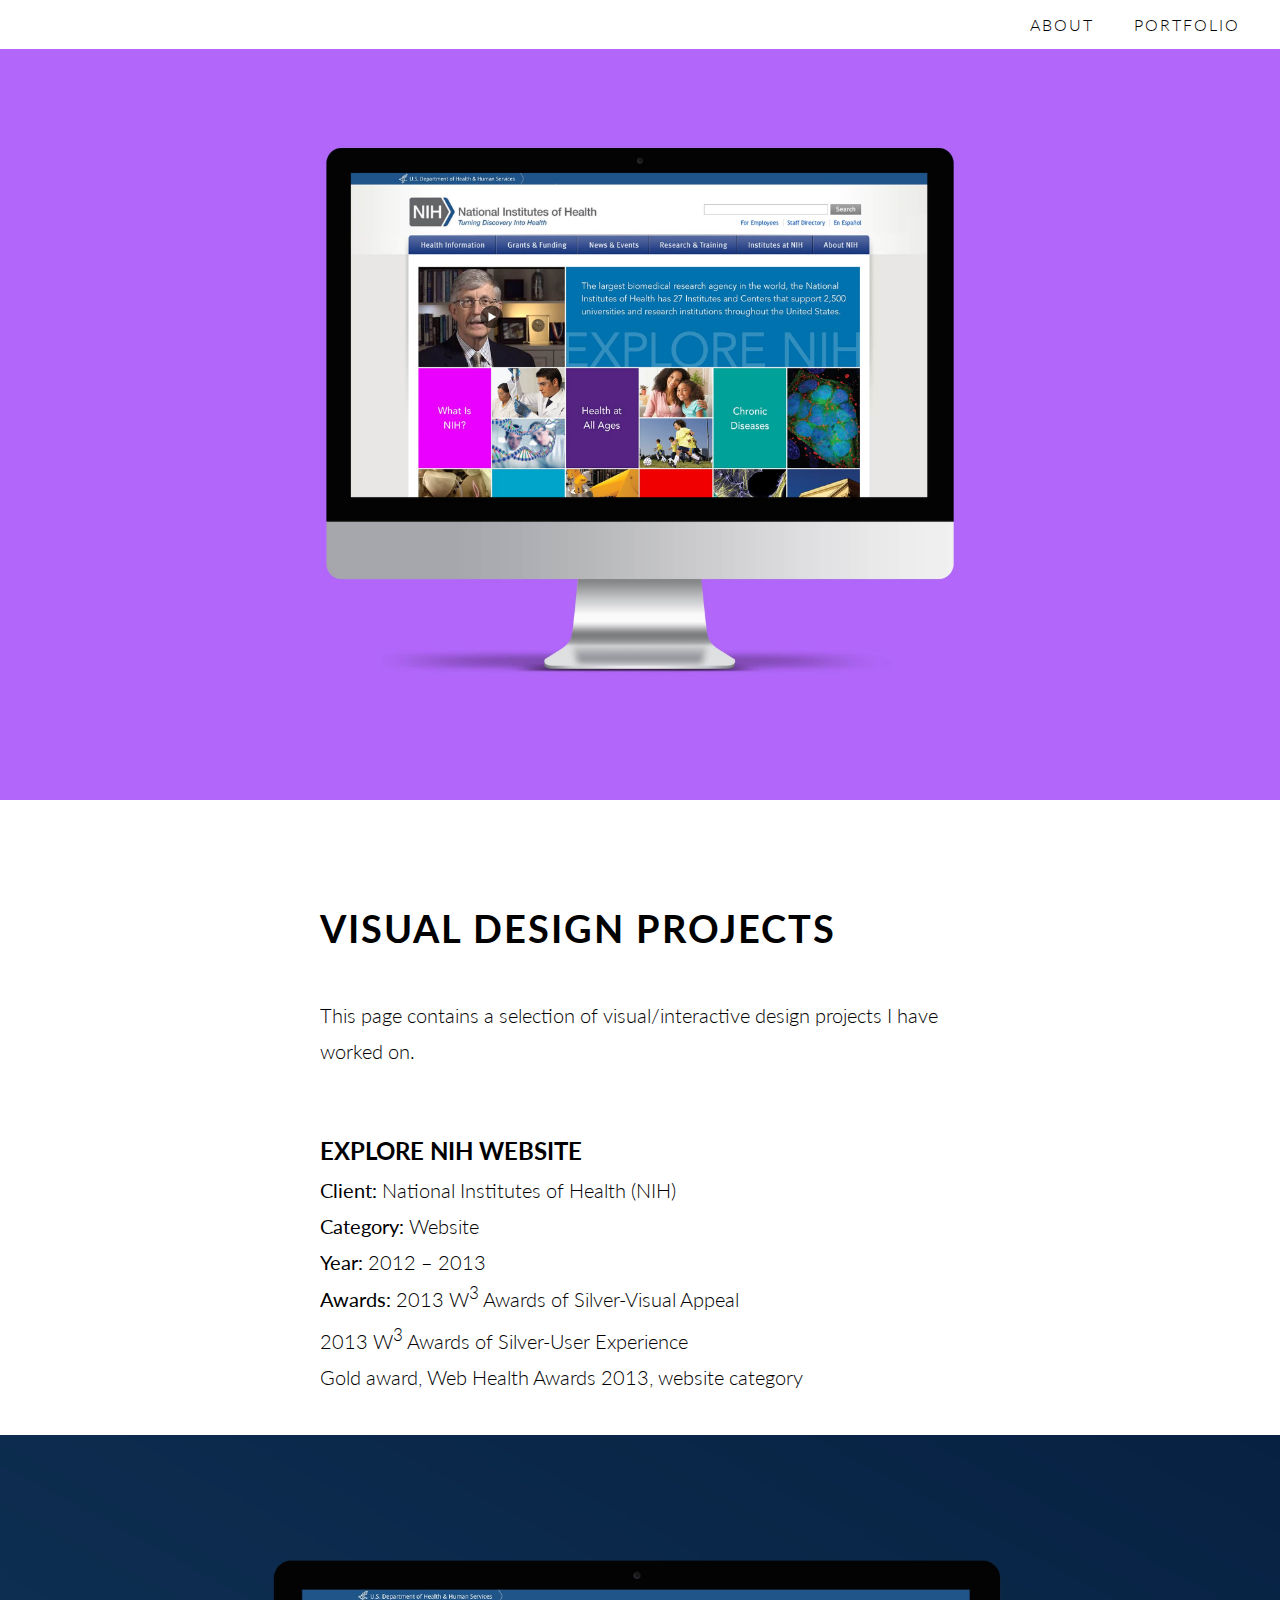
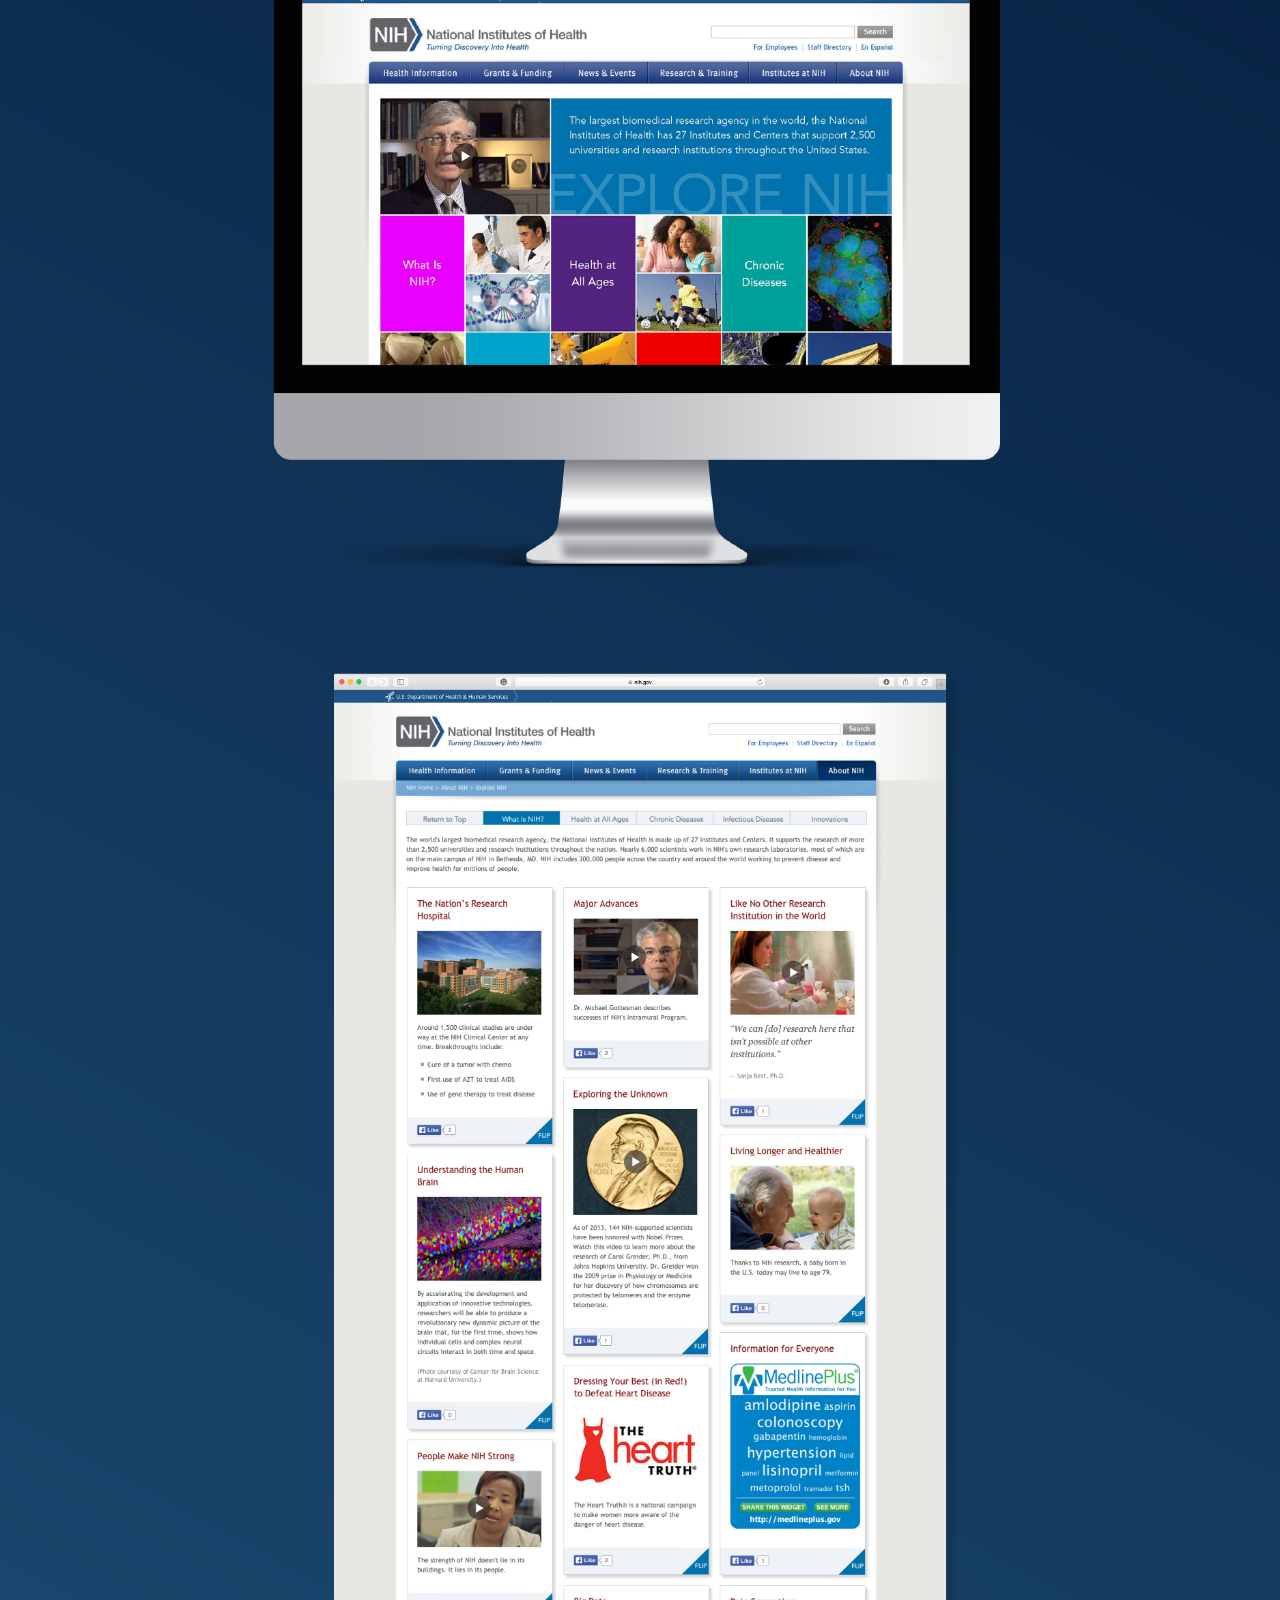
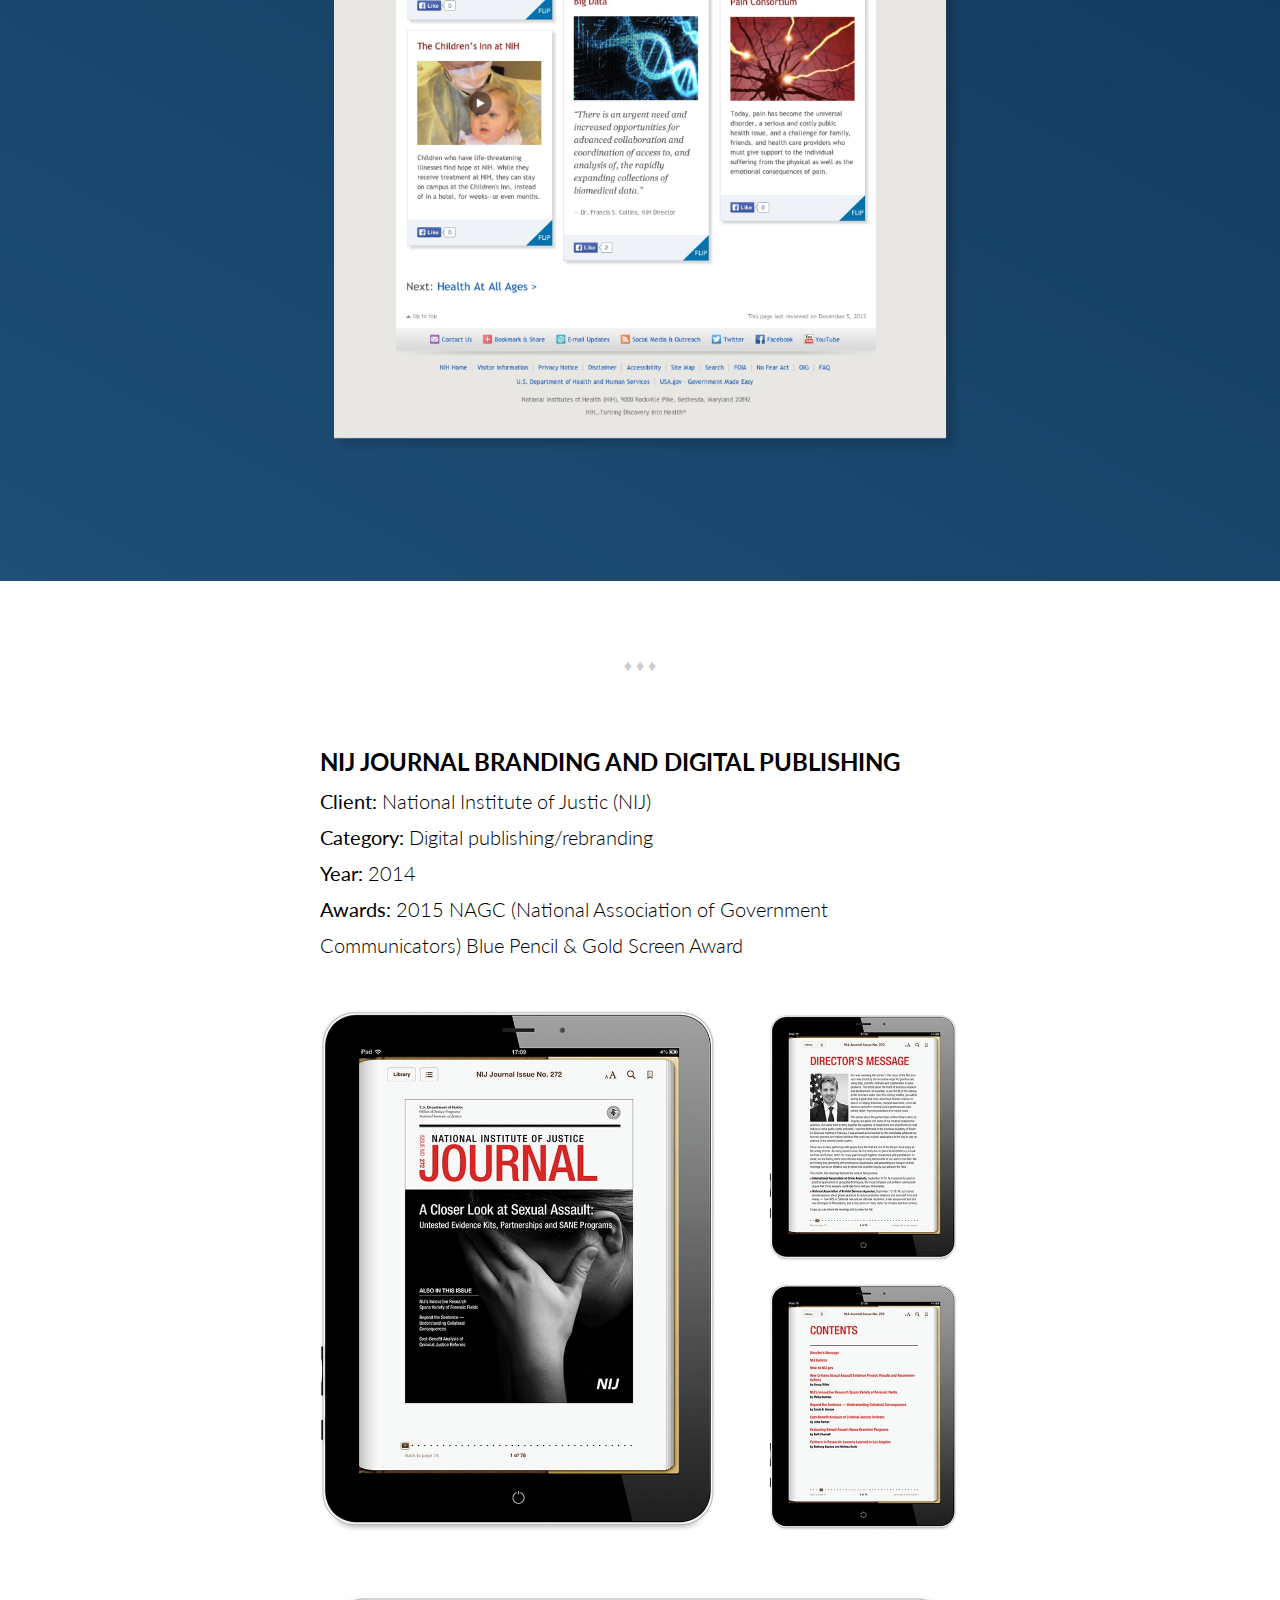
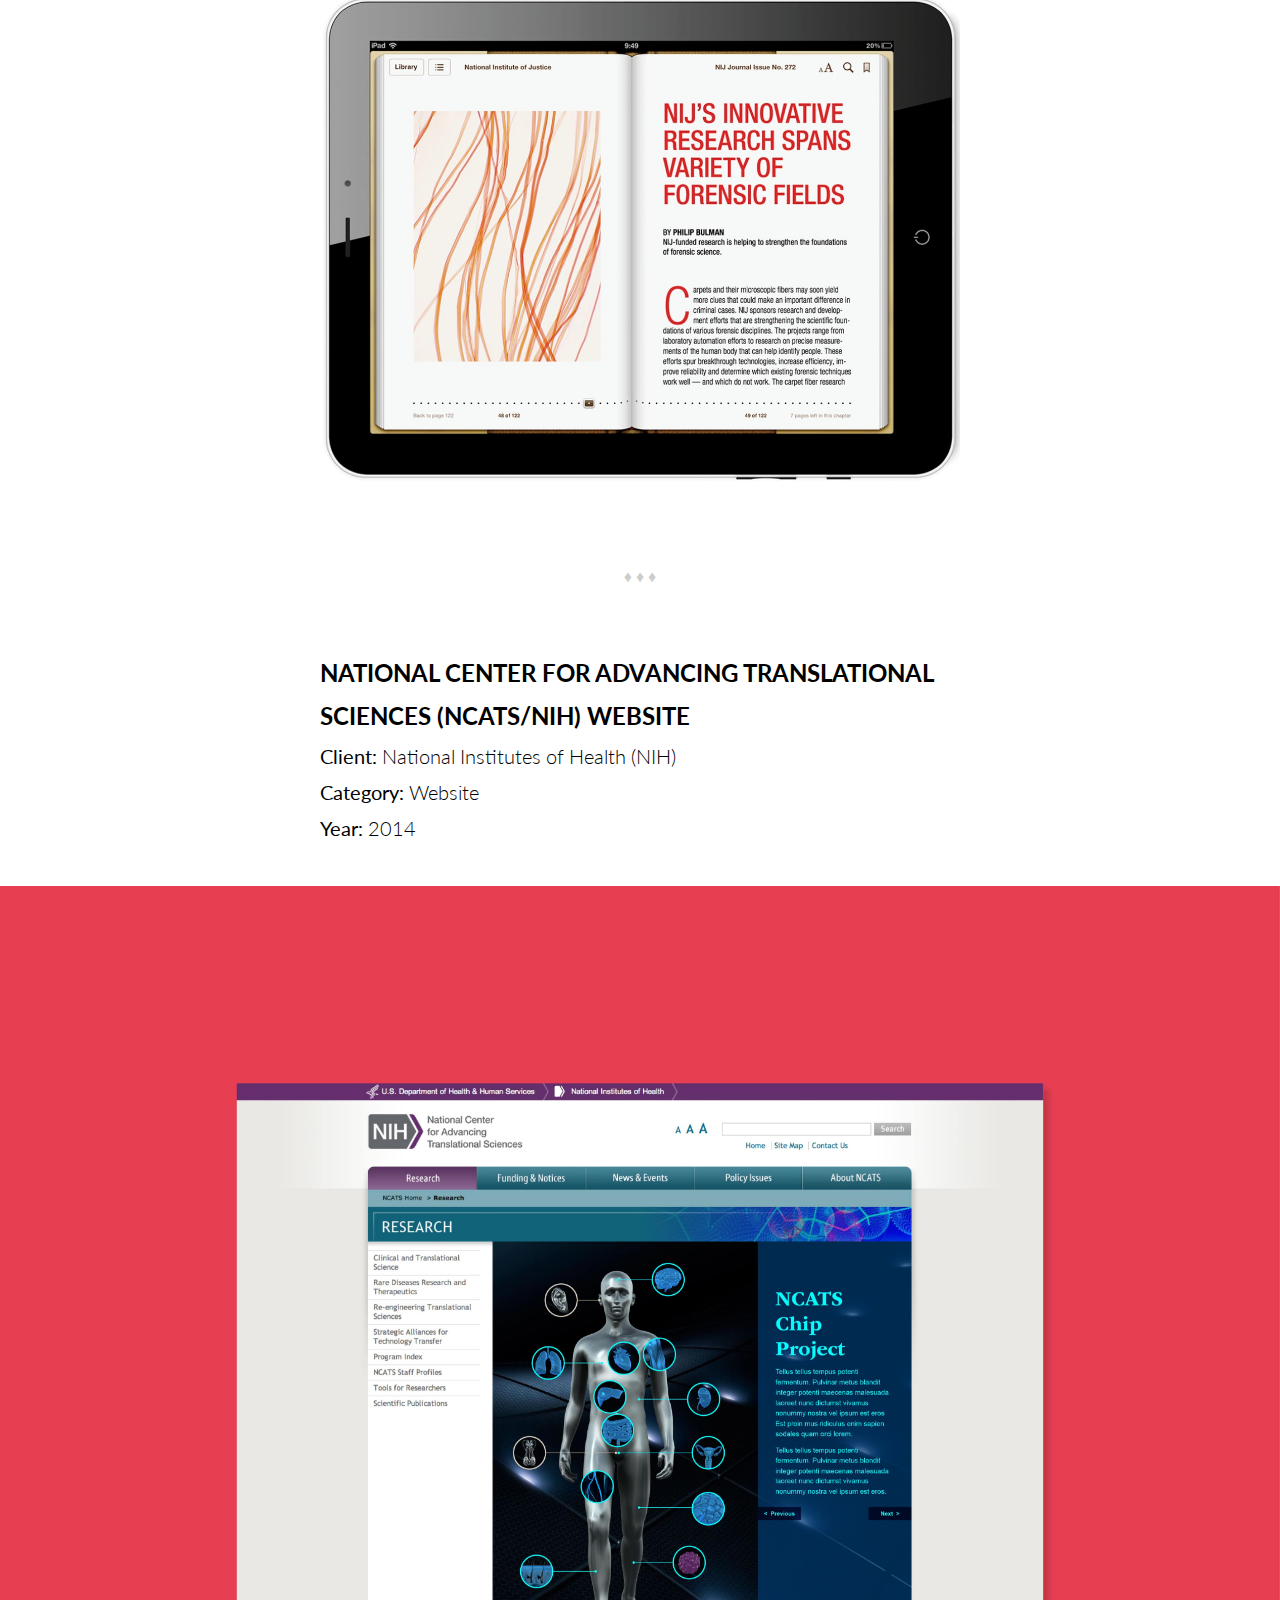
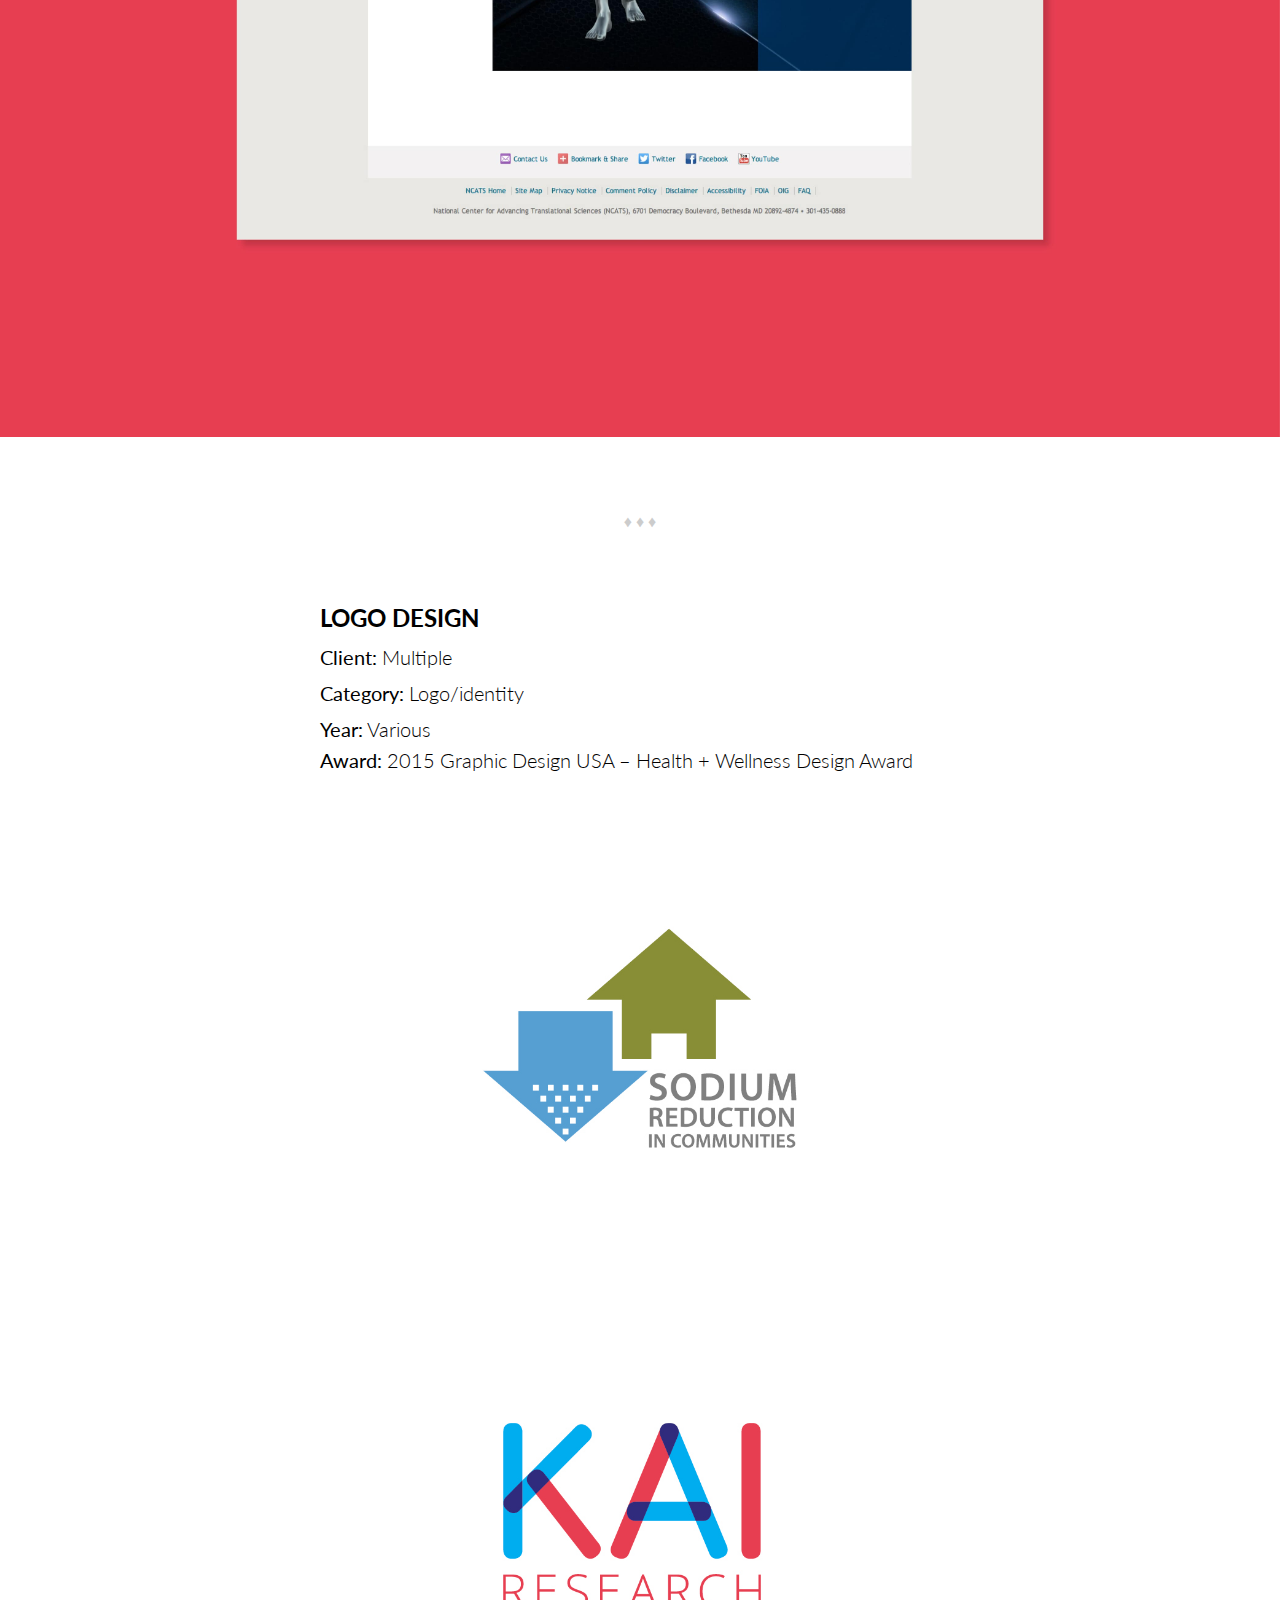
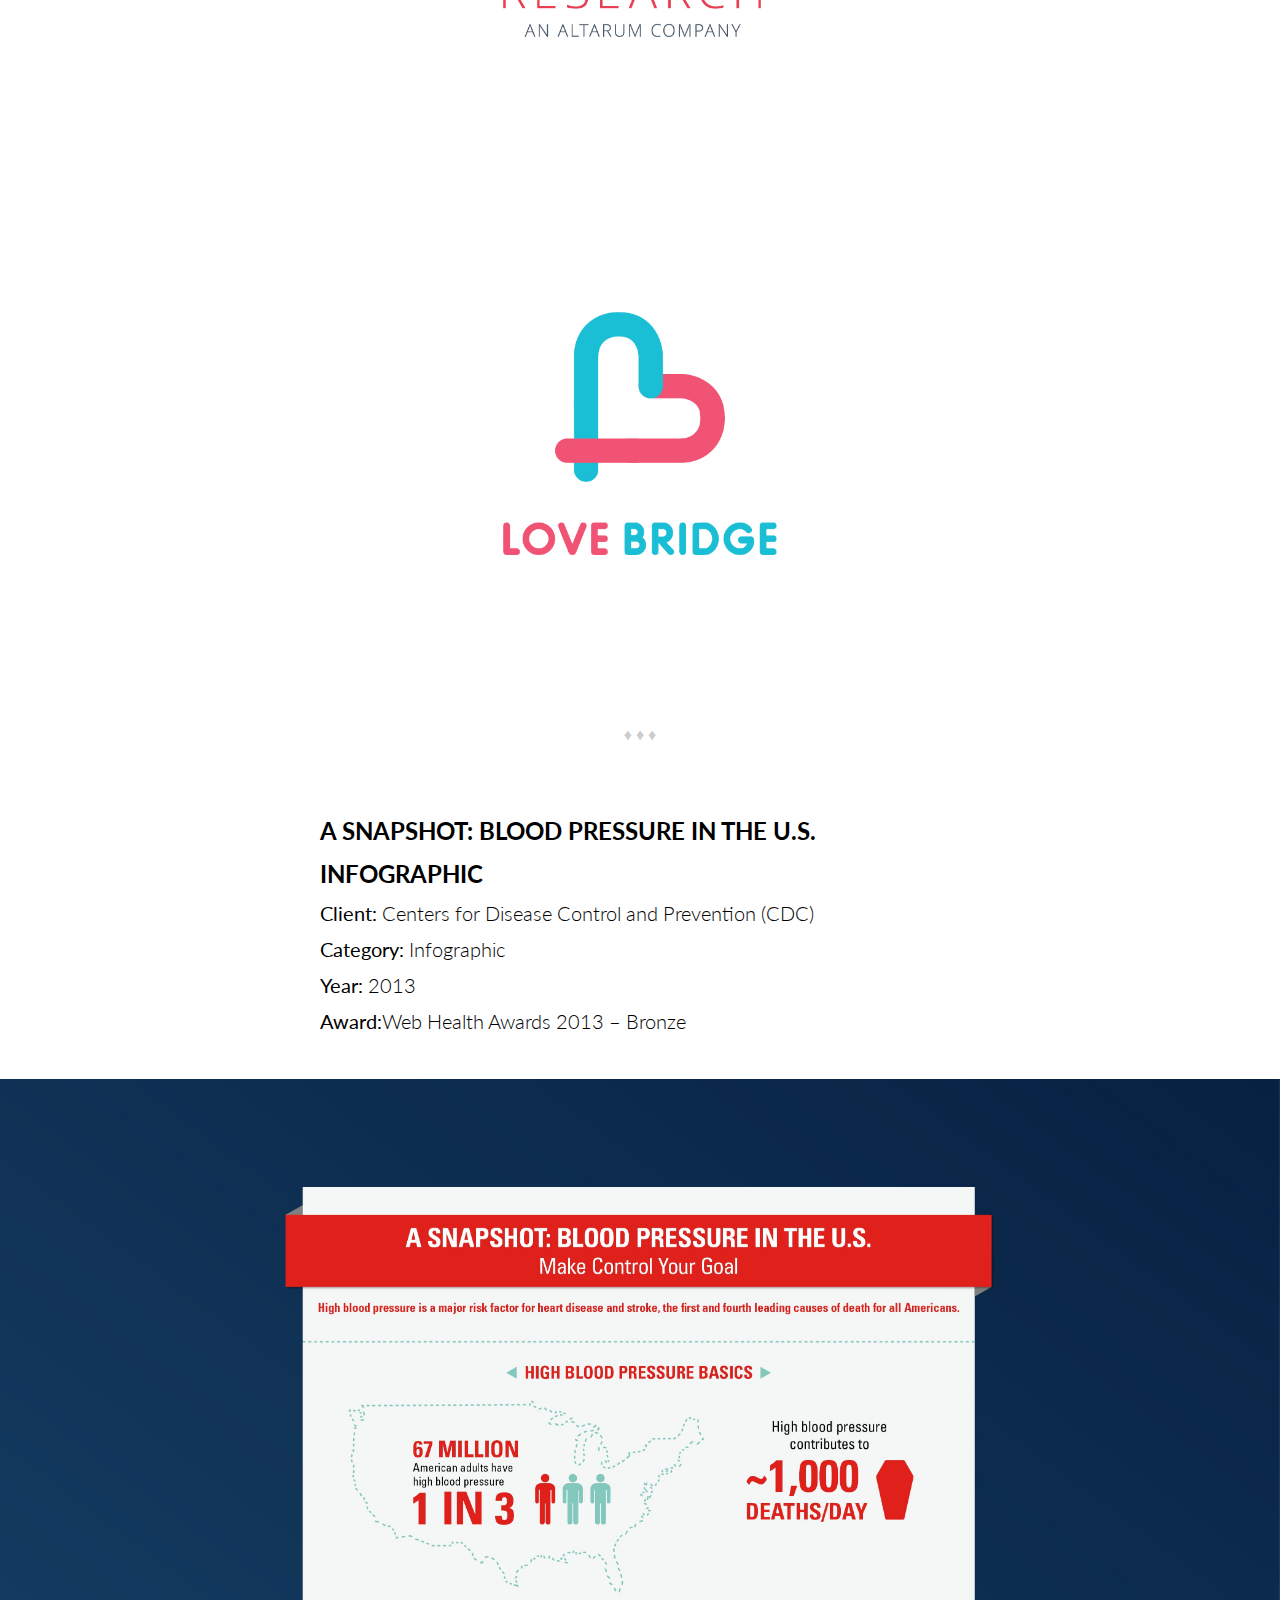
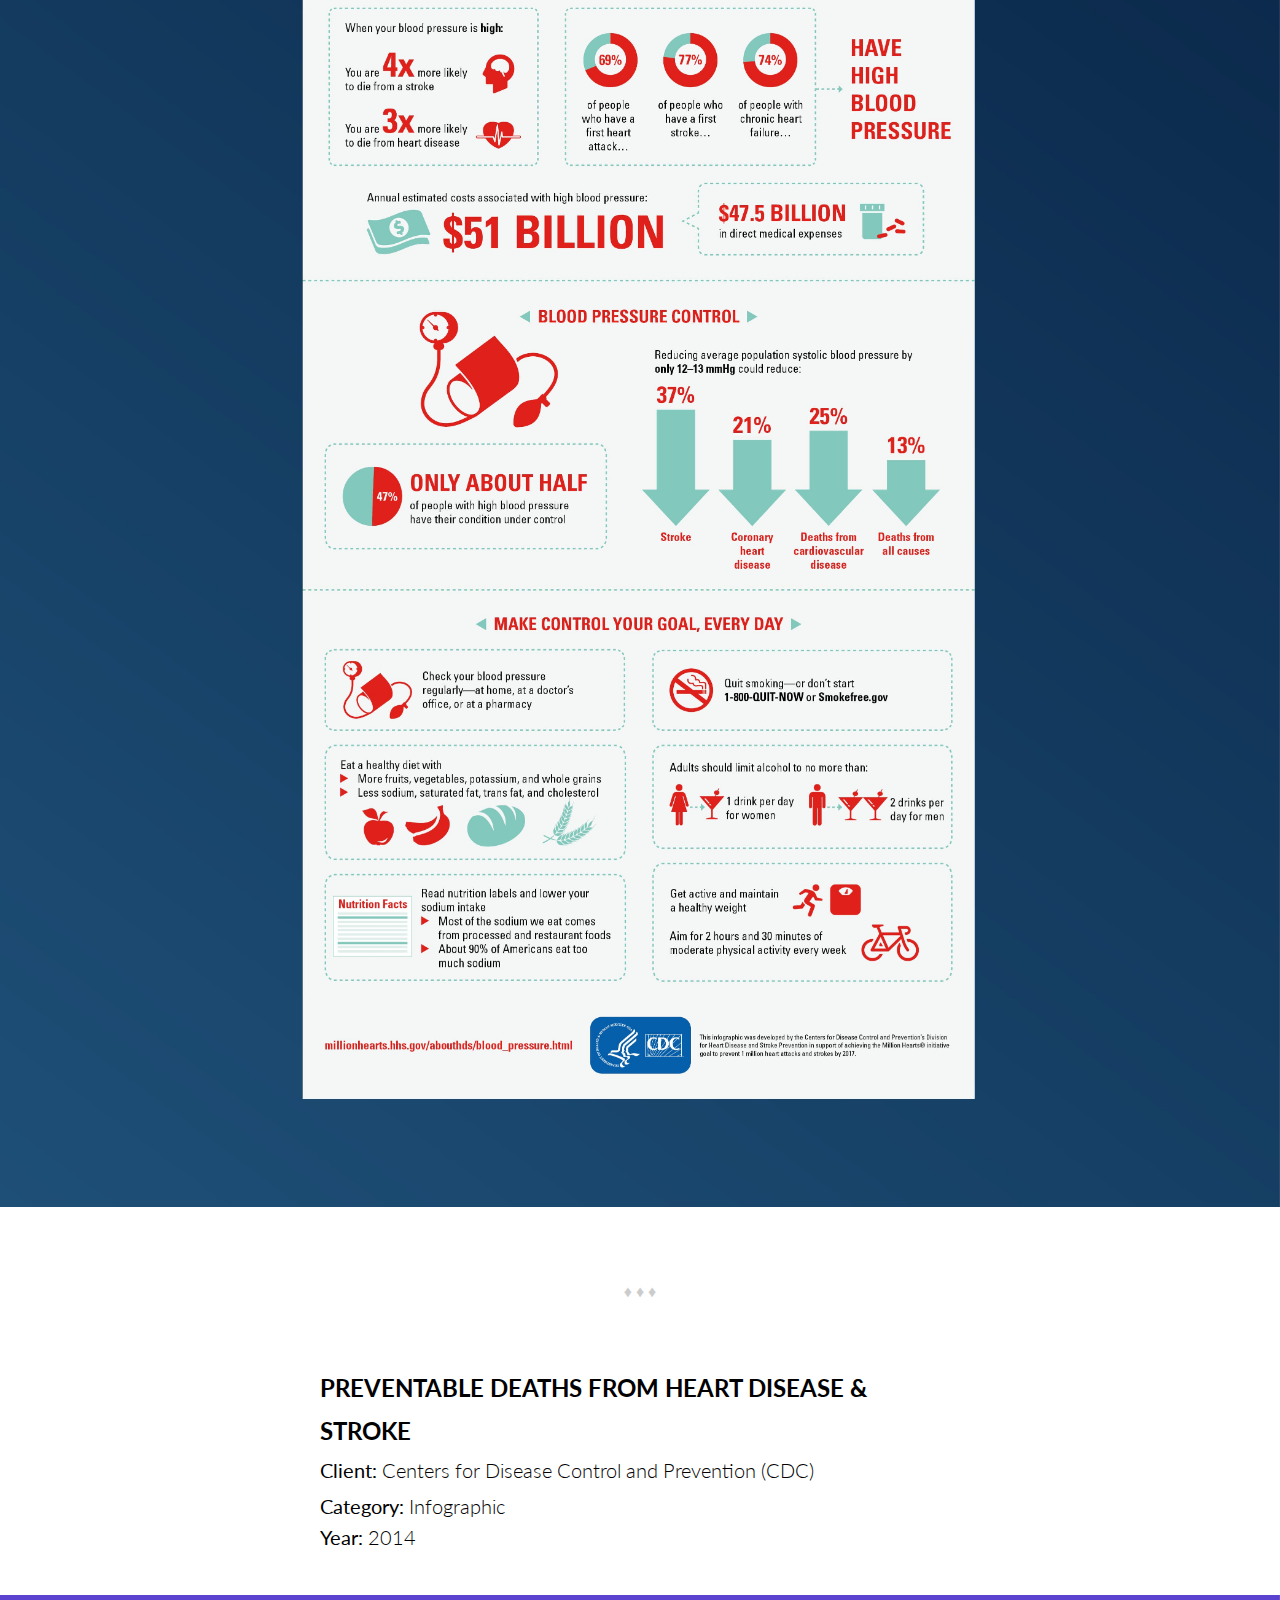
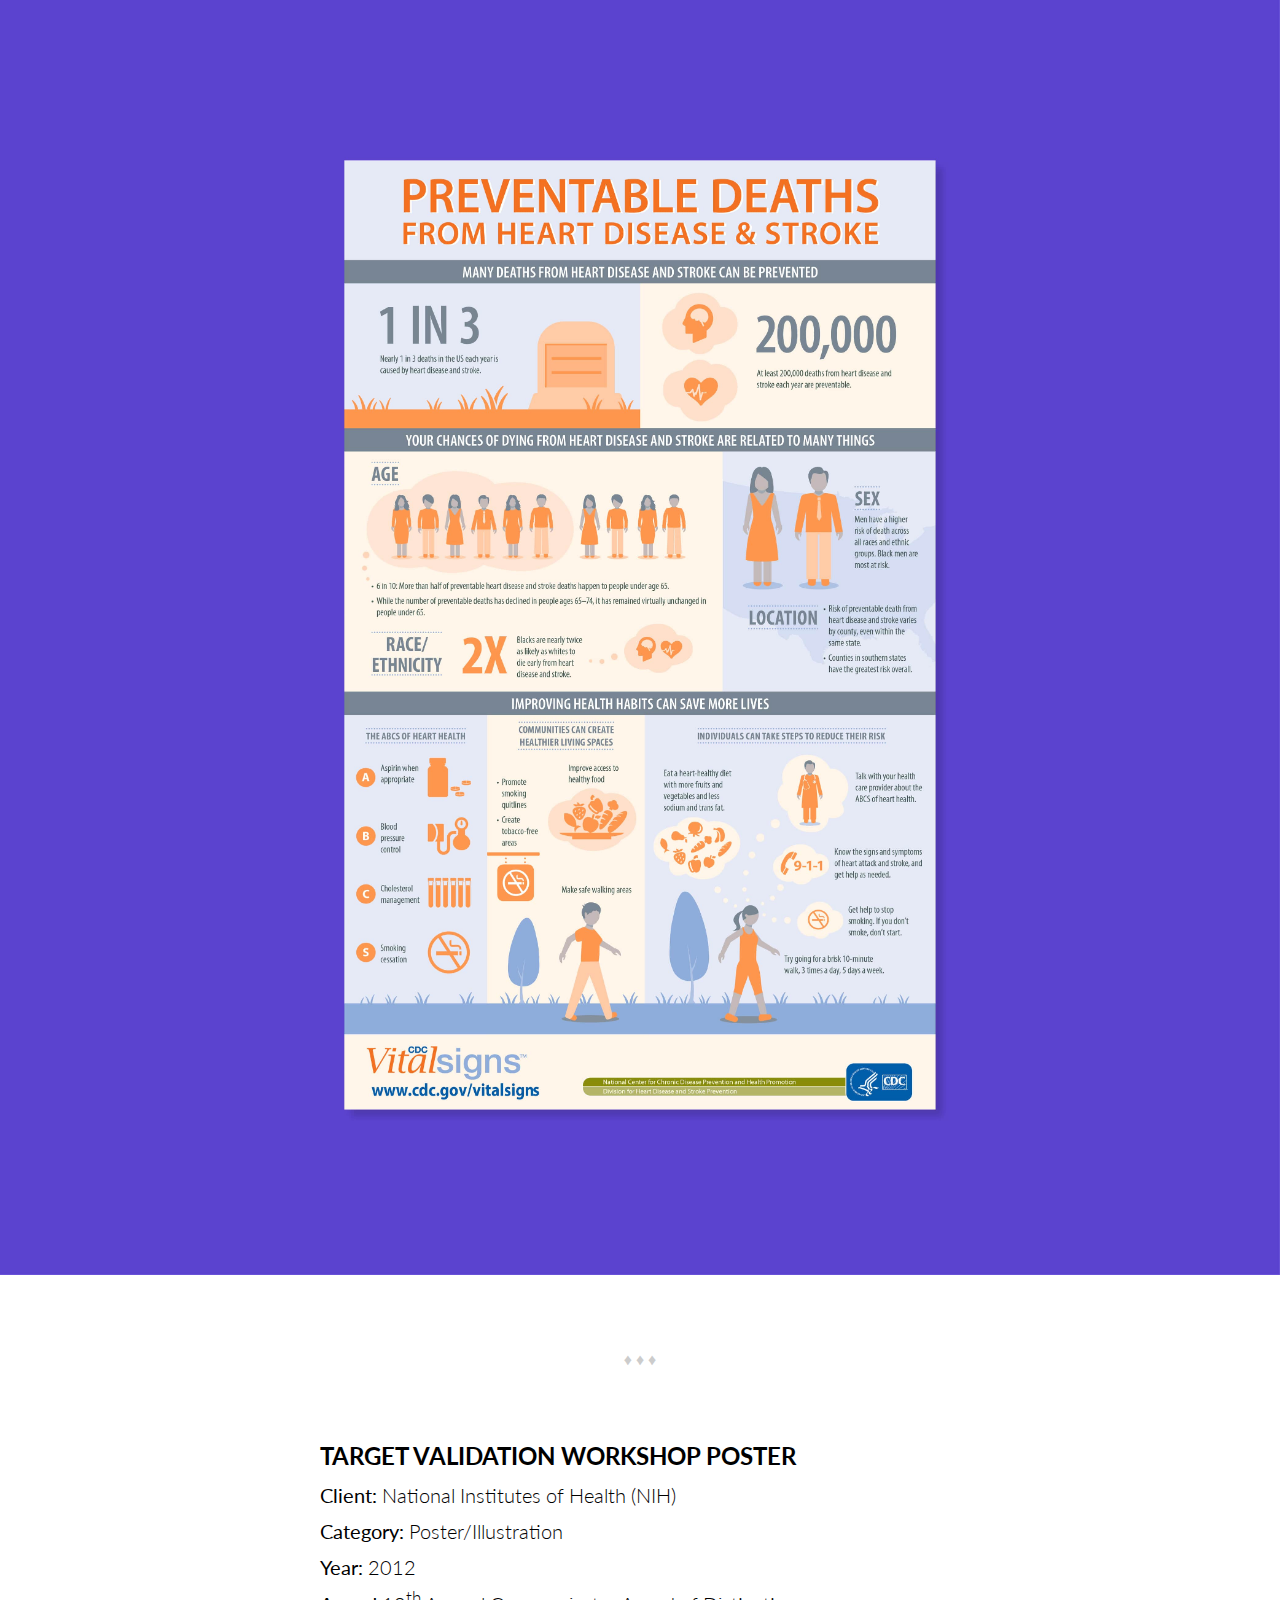
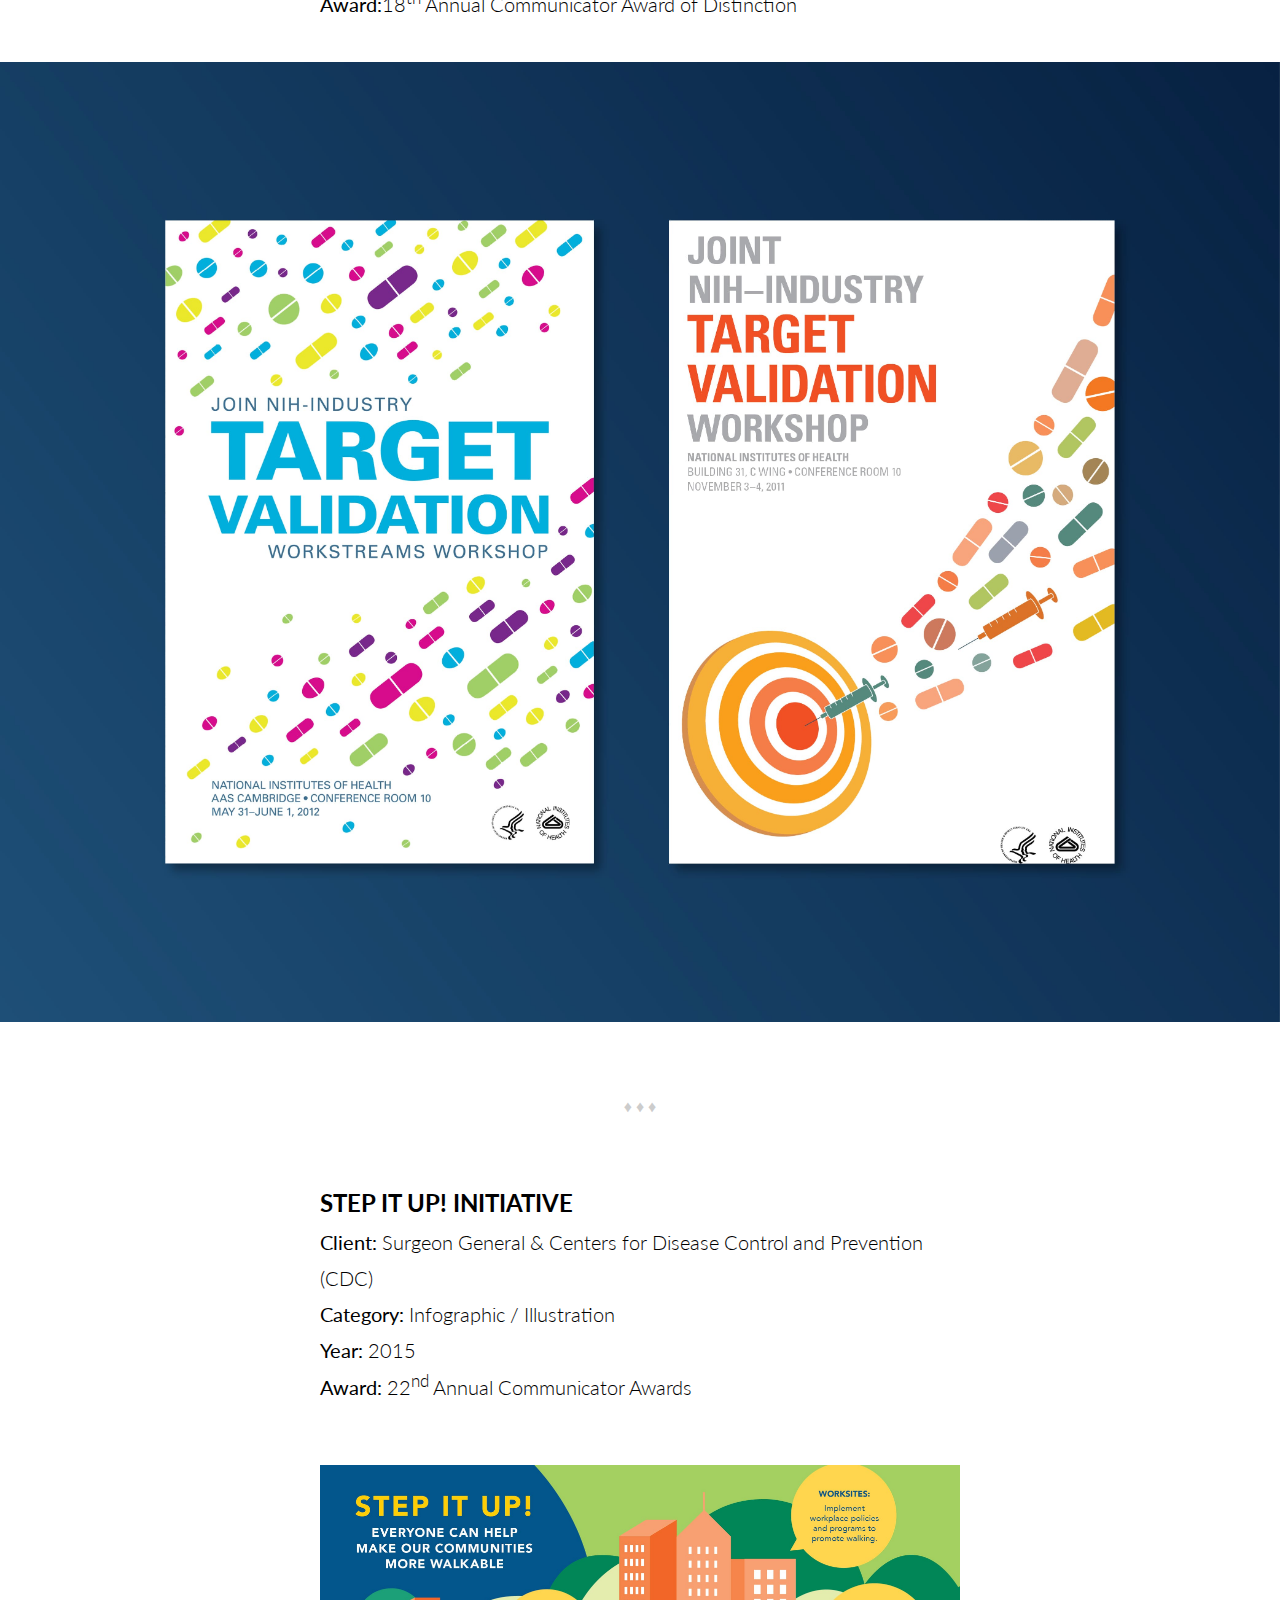
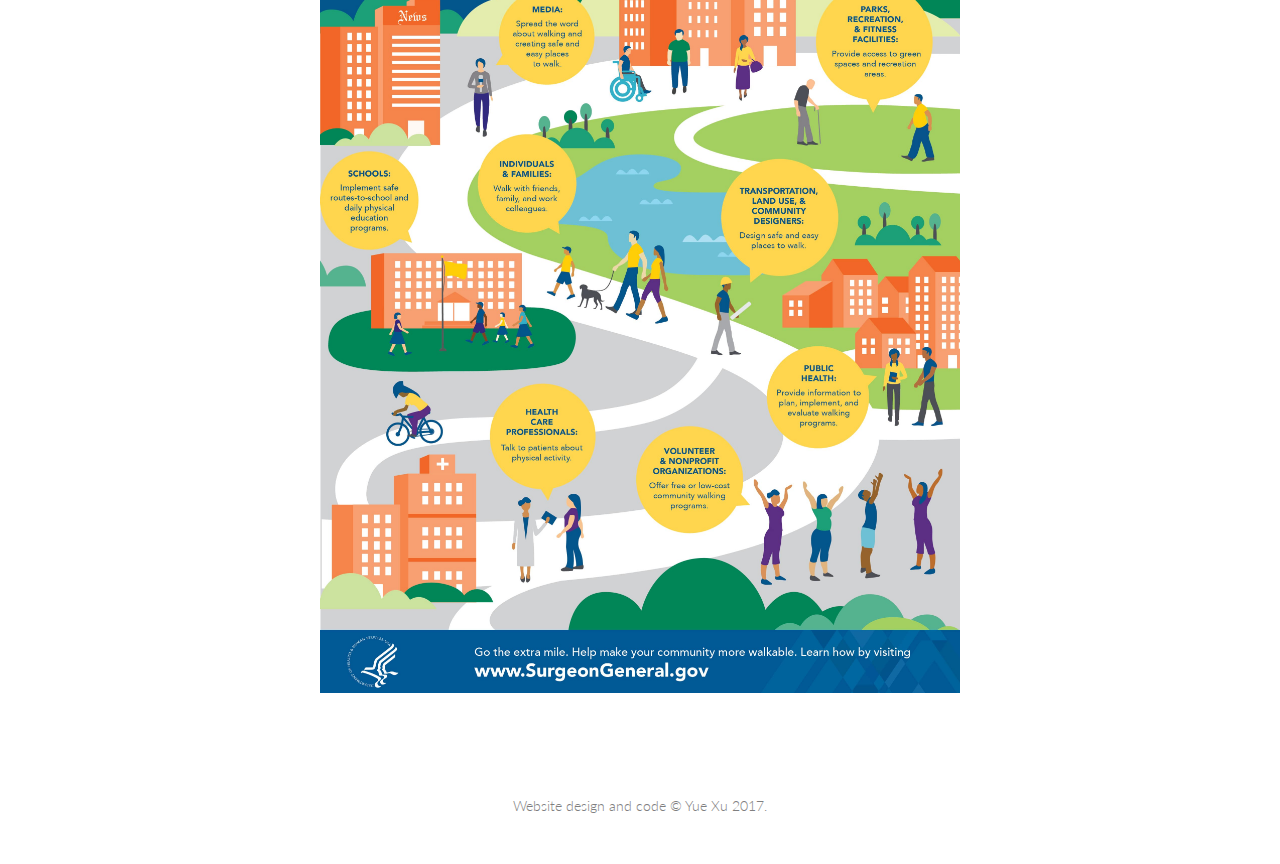
<file: visual-design.html>
<!DOCTYPE html>
<html lang="en">
<head>
	<meta charset="utf-8">
	<meta http-equiv="x-ua-compatible" content="ie=edge">
	<meta name="viewport" content="width=device-width, initial-scale=1.0">
	<title>Yue Xu Design</title>
	<script async src='https://www.google-analytics.com/analytics.js'></script>
	<script src="google-analytics.js"></script>
	<script src="auto-video.js"></script>
	<script src="top-button.js"></script>
	<script src="loader.js"></script>
	<link rel="stylesheet" type="text/css" href="style.css">
</head>

<body>
	<div id="load_screen">
		<div id="loading">
			<img src="img/preloader.gif">
		
		</div>
	</div>
	
<!-- Navigation -->
	<!-- <script src="password.js"></script> -->
	<script src="menu.js"></script>

	<div class="topnav" id="myTopnav">
	  <a href="index.html">Portfolio</a>
	  <a href="about.html">About</a>
	  <a href="javascript:void(0);" style="font-size:15px;" class="icon" onclick="myFunction()">&#9776;</a>
	</div>

	<!-- About page header -->

	<div class="aboutme">
		<img class="fullbleedbody" src="img/visual-hero.jpg">
	</div>

	<div class="body">
		<h1 class="portfolioh1">Visual Design Projects</h1>

		<p class="portfoliopless">				
		This page contains a selection of visual/interactive design projects I have worked on.
		</p>

	<!-- Explore NIH website -->
		
		<h2 class="portfolioh2">Explore NIH website</h2>

		<p class="portfoliopem"><b>Client:</b> National Institutes of Health (NIH)</p>
		<p class="portfoliopem"><b>Category:</b> Website</p>
		<p class="portfoliopem"><b>Year:</b> 2012 – 2013</p>
		<p class="portfoliopyear"><b>Awards:</b> 2013 W<sup>3</sup> Awards of Silver-Visual Appeal<br>2013 W<sup>3</sup> Awards of Silver-User Experience<br>Gold award, Web Health Awards 2013, website category

		<p class="portfoliopless">  

	</div>

	<div class="aboutme">
		<img class="fullbleedbody" src="img/visual-explore-nih.jpg">
	</div>

	<p class="divider">&#9830; &#9830; &#9830;</p>

	<!-- NIJ Journal -->

	<div class="body">
		
		<h2 class="portfolioh2">NIJ Journal Branding and Digital Publishing</h2>

		<p class="portfoliopem"><b>Client:</b> National Institute of Justic (NIJ)</p>
		<p class="portfoliopem"><b>Category:</b> Digital publishing/rebranding</p>
		<p class="portfoliopem"><b>Year:</b> 2014</p>
		<p class="portfoliopem"><b>Awards:</b> 2015 NAGC (National Association of Government Communicators) Blue Pencil & Gold Screen Award 
  

	</div>

	<div class="aboutme">
		<img class="gif" src="img/visual-nij.jpg">
	</div>

	<p class="divider">&#9830; &#9830; &#9830;</p>


	<!-- CCCF poster -->

	<!-- <div class="body">
		
		<h2 class="portfolioh2">Workshop poster</h2>

		<p class="portfoliopem"><b>Client:</b> First Ithaca Chinese Christian Church</p>
		<p class="portfoliopem"><b>Category:</b> Poster / Illustration</p>
		<p class="portfoliopem"><b>Year:</b> 2017</p>
		<p class="portfoliopless">  

	</div>

	<div class="aboutme">
		<img class="gif" src="img/visual-cccf-poster.jpg">
	</div>

	<p class="divider">&#9830; &#9830; &#9830;</p> -->


	<!-- Wedding -->
	<!-- <div class="body">
		
		<h2 class="portfolioh2">Wedding Invitation</h2>
		<p class="portfoliopem"><b>Client:</b> Yacong Yuan & Yi Su</p>
		<p class="portfoliopem"><b>Category:</b> Illustration & Poster</p>
		<p class="portfoliopem"><b>Year:</b> 2017</p>
		<p class="portfoliopless"> Per bride's request, I designed a wedding invitation combining two themes: Chinese "double hapiness" and "Ode of Joy".

	</div>

	<div class="aboutme">
		<img class="gif" src="img/visual-wedding.jpg">
	</div>

	<p class="divider">&#9830; &#9830; &#9830;</p> -->


	<!-- NIH workshop -->

	<!-- <div class="body">		
		<h2 class="portfolioh2">NIH Workshop on Clinical Trial Enrollment</h2>
		<p class="portfoliopem"><b>Client:</b> National Institutes of Health (NIH)</p>
		<p class="portfoliopem"><b>Category:</b> Poster / Type design</p>
		<p class="portfoliopyear"><b>Year:</b> 2014</p>

	</div>

	<div class="aboutme">
		<img class="fullbleed" src="img/visual-nih-workshop.jpg">
	</div>

	<p class="divider">&#9830; &#9830; &#9830;</p> -->

	<!-- Placenta -->
	<!-- <div class="body">	
		<h2 class="portfolioh2">NICHD Placenta Illustration</h2>

		<p class="portfoliopem"><b>Client:</b> National Institute of Child Health and Human Development (NICHD)</p>
		<p class="portfoliopem"><b>Category:</b> Illustration</p>
		<p class="portfoliopem"><b>Year:</b> 2011</p>
	</div>

	<div class="aboutme">
		<img class="gif" src="img/visual-placenta.jpg">
	</div>

	<p class="divider">&#9830; &#9830; &#9830;</p> -->

	<!-- NCRR Reporter Illustration -->

	<!-- <div class="body">	
		<h2 class="portfolioh2">National Center for Research Resources (NCRR/NIH) Reporter Illustration</h2>

		<p class="portfoliopem"><b>Client:</b> National Institutes of Health (NIH)</p>
		<p class="portfoliopem"><b>Category:</b> Illustration</p>
		<p class="portfoliopem"><b>Year:</b> 2011</p>
	</div>

	<div class="aboutme">
		<img class="gif" src="img/visual-brain.jpg">
	</div>

	<p class="divider">&#9830; &#9830; &#9830;</p> -->

	<!-- NCATS Chip -->

	<div class="body">	
		<h2 class="portfolioh2">National Center for Advancing Translational Sciences (NCATS/NIH) website</h2>

		<p class="portfoliopem"><b>Client:</b> National Institutes of Health (NIH)</p>
		<p class="portfoliopem"><b>Category:</b> Website</p>
		<p class="portfoliopyear-no-award"><b>Year:</b> 2014</p>
	</div>

	<div class="aboutme">
		<img class="fullbleedbody" src="img/visual-ncats.jpg">
	</div>

	<p class="divider">&#9830; &#9830; &#9830;</p>

	<!-- Logos -->

	<div class="body">	
		<h2 class="portfolioh2">Logo Design</h2>

		<p class="portfoliopem"><b>Client:</b> Multiple</p>
		<p class="portfoliopem"><b>Category:</b> Logo/identity</p>
		<p class="portfoliopem"><b>Year:</b> Various</p>
		<p class="portfoliopyear"><b>Award:</b> 2015 Graphic Design USA – Health + Wellness Design Award</p>

	</div>

	<div class="aboutme">
		<img class="gif" src="img/visual-logos.jpg">
	</div>

	<p class="divider">&#9830; &#9830; &#9830;</p>

	<!-- CDC Blood pressure infographic -->

	<div class="body">	
		<h2 class="portfolioh2">A Snapshot: Blood Pressure in the U.S. infographic</h2>

		<p class="portfoliopem"><b>Client:</b> Centers for Disease Control and Prevention (CDC)</p>
		<p class="portfoliopem"><b>Category:</b> Infographic</p>
		<p class="portfoliopem"><b>Year:</b> 2013</p>
		<p class="portfoliopyear-no-award"><b>Award:</b>Web Health Awards 2013 – Bronze</p>
	</div>

	<div class="aboutme">
		<img class="fullbleedbody" src="img/visual-blood-pressure.jpg">
	</div>

	<p class="divider">&#9830; &#9830; &#9830;</p>


	<!-- CDC vital signs infographic -->
	<div class="body">	
		<h2 class="portfolioh2">Preventable Deaths from Heart Disease & Stroke</h2>

		<p class="portfoliopem"><b>Client:</b> Centers for Disease Control and Prevention (CDC)</p>
		<p class="portfoliopem"><b>Category:</b> Infographic</p>
		<p class="portfoliopyear"><b>Year:</b> 2014</p>
	</div>

	<div class="aboutme">
		<img class="fullbleedbody" src="img/visual-vital-signs.jpg">
	</div>


	<p class="divider">&#9830; &#9830; &#9830;</p>

	<!-- Target validation -->
	<div class="body">	
		<h2 class="portfolioh2">Target Validation Workshop poster</h2>

		<p class="portfoliopem"><b>Client:</b> National Institutes of Health (NIH)</p>
		<p class="portfoliopem"><b>Category:</b> Poster/Illustration</p>
		<p class="portfoliopem"><b>Year:</b> 2012</p>
		<p class="portfoliopyear"><b>Award:</b>18<sup>th</sup> Annual Communicator Award of Distinction
</p>
	</div>

	<div class="aboutme">
		<img class="fullbleedbody" src="img/visual-target-validation.jpg">
	</div>

	<p class="divider">&#9830; &#9830; &#9830;</p>


		<!-- CDC step-it-up infographic -->
	<div class="body">	
		<h2 class="portfolioh2">Step It Up! Initiative</h2>

		<p class="portfoliopem"><b>Client:</b> Surgeon General & Centers for Disease Control and Prevention (CDC)</p>
		<p class="portfoliopem"><b>Category:</b> Infographic / Illustration</p>
		<p class="portfoliopem"><b>Year:</b> 2015</p>
		<p class="portfoliopyear"><b>Award:</b> 22<sup>nd</sup> Annual Communicator Awards </p>
	</div>

	<div class="aboutme">
		<img class="gif" src="img/visual-step.jpg">
	</div>





	<button onclick="topFunction()" id="myBtn" title="Go to top">Top</button>

	<footer>Website design and code © Yue Xu 2017.</footer>

</body>
</html>
</file>
<file: project2/css/nouislider.css>
/*! nouislider - 9.2.0 - 2017-01-11 10:35:35 */
/* Functional styling;
 * These styles are required for noUiSlider to function.
 * You don't need to change these rules to apply your design.
 */
.noUi-target,
.noUi-target * {
  -webkit-touch-callout: none;
  -webkit-tap-highlight-color: rgba(0, 0, 0, 0);
  -webkit-user-select: none;
  -ms-touch-action: none;
  touch-action: none;
  -ms-user-select: none;
  -moz-user-select: none;
  user-select: none;
  -moz-box-sizing: border-box;
  box-sizing: border-box;
}
.noUi-target {
  position: relative;
  margin-left:270px;
  width:800px;
  direction: ltr;
}
.noUi-base {
  width: 100%;
  height: 100%;
  position: relative;
  z-index: 1;
  /* Fix 401 */
}
.noUi-connect {
  position: absolute;
  right: 0;
  top: 0;
  left: 0;
  bottom: 0;
}
.noUi-origin {
  position: absolute;
  height: 0;
  width: 0;
}
.noUi-handle {
  position: relative;
  z-index: 1;
}

.noUi-state-tap .noUi-connect,
.noUi-state-tap .noUi-origin {
  -webkit-transition: top 0.3s, right 0.3s, bottom 0.3s, left 0.3s;
  transition: top 0.3s, right 0.3s, bottom 0.3s, left 0.3s;
}
.noUi-state-drag * {
  cursor: inherit !important;
}
/* Painting and performance;
 * Browsers can paint handles in their own layer.
 */
.noUi-base,
.noUi-handle {
  -webkit-transform: translate3d(0, 0, 0);
  transform: translate3d(0, 0, 0);
}
/* Slider size and handle placement;
 */
.noUi-horizontal {
  height: 18px;
}
.noUi-horizontal .noUi-handle {
  width: 34px;
  height: 26px;
  left: -17px;
  top: -6px;
}
.noUi-vertical {
  width: 18px;
}
.noUi-vertical .noUi-handle {
  width: 28px;
  height: 34px;
  left: -6px;
  top: -17px;
}
/* Styling;
 */
.noUi-target {
  background: #dbe5ef;
  border-radius: 4px;
  border: 1px solid #d7e2ee;
}
.noUi-connect {
  background: #6d86a1;
  box-shadow: inset 0 0 1px rgba(51, 51, 51, 1);
  -webkit-transition: background 450ms;
  transition: background 450ms;
}
/* Handles and cursors;
 */
.noUi-draggable {
  cursor: ew-resize;
}
.noUi-vertical .noUi-draggable {
  cursor: ns-resize;
}
.noUi-handle {
  border: 1px solid #abbaca;
  border-radius: 3px;
  background: #abbaca;
  cursor: default;
}

.noUi-handle:after {
  left: 17px;
}
/* Disabled state;
 */
[disabled] .noUi-connect {
  background: #B8B8B8;
}
[disabled].noUi-target,
[disabled].noUi-handle,
[disabled] .noUi-handle {
  cursor: not-allowed;
}
/* Base;
 *
 */
.noUi-pips,
.noUi-pips * {
  -moz-box-sizing: border-box;
  box-sizing: border-box;
}
.noUi-pips {
  position: absolute;
  color: #56708c;
  font-size: 12px;
}
/* Values;
 *
 */
.noUi-value {
  position: absolute;
  text-align: center;
}
.noUi-value-sub {
  color: #335171;
  font-size: 10px;
}
/* Markings;
 *
 */
.noUi-marker {
  position: absolute;
  background: #335171;
}
.noUi-marker-sub {
  background: #335171;
}
.noUi-marker-large {
  background: #335171;
}
/* Horizontal layout;
 *
 */
.noUi-pips-horizontal {
  padding: 10px 0;
  height: 80px;
  top: 100%;
  left: 0;
  width: 100%;
}
.noUi-value-horizontal {
  -webkit-transform: translate3d(-50%, 50%, 0);
  transform: translate3d(-50%, 50%, 0);
}
.noUi-marker-horizontal.noUi-marker {
  margin-left: -1px;
  width: 1.5px;
  height: 4px;
}
.noUi-marker-horizontal.noUi-marker-sub {
  height: 10px;
}

/* Vertical layout;
 *
 */
.noUi-pips-vertical {
  padding: 0 10px;
  height: 100%;
  top: 0;
  left: 100%;
}
.noUi-value-vertical {
  -webkit-transform: translate3d(0, 50%, 0);
  transform: translate3d(0, 50%, 0);
  padding-left: 25px;
}
.noUi-marker-vertical.noUi-marker {
  width: 5px;
  height: 2px;
  margin-top: -1px;
}
.noUi-marker-vertical.noUi-marker-sub {
  width: 10px;
}
.noUi-marker-vertical.noUi-marker-large {
  width: 15px;
}
.noUi-tooltip {
  display: block;
  position: absolute;
  border: 1px solid #D9D9D9;
  border-radius: 3px;
  background: #fff;
  color: #000;
  padding: 5px;
  text-align: center;
}
.noUi-horizontal .noUi-tooltip {
  -webkit-transform: translate(-50%, 0);
  transform: translate(-50%, 0);
  left: 50%;
  bottom: 120%;
}
.noUi-vertical .noUi-tooltip {
  -webkit-transform: translate(0, -50%);
  transform: translate(0, -50%);
  top: 50%;
  right: 120%;
}
</file>
<file: style.css>
/*styles for Yue Xu Design website*/

@import url('https://fonts.googleapis.com/css?family=Lato:300,400,700');


/*Navigation:*/

.topnav {
  overflow: hidden;
  position: fixed;
  top: 0;
  background-color: #ffffff;
  width: 100%;
  z-index: 1000;
}

.topnav a {
  float: right;
  display: block;
  color: #000000;
  text-align: center;
  text-decoration: none;
  font-size: 16px;
  font-family: Lato, Helvetica, sans-serif;
  font-weight: 300;
  text-transform: uppercase;
  letter-spacing: 2px;
  margin-right: 40px;
  margin-top: 15px;
  margin-bottom: 15px;
}

.topnav a:hover {
	text-decoration: underline;
}

.topnav a:active {
	text-decoration: underline;
}

.topnav .icon {
  display: none;
}

@media screen and (max-width: 600px) {
  .topnav a {display: none;}
  .topnav a.icon {
    float: right;
    display: block;
  }
}

@media screen and (max-width: 600px) {
  .topnav.responsive {position: relative;}
  .topnav.responsive .icon {
    position: absolute;
    right: 0;
    top: 0;
  }
  .topnav.responsive a {
    float: none;
    display: block;
    text-align: left;
  }

}


/*homepage, portfolio page*/


h1 {
	font-family: Lato, Helvetica, sans-serif;
	font-size: 50px;
	color: black;
	text-transform: uppercase;
	text-align: center;
	margin-top: 100px;
	margin-bottom: 0px;
	letter-spacing: 1px;
}

#homedesigner {
	font-family: Lato, Helvetica, sans-serif;
	font-size: 16px;
	color: black;
	text-transform: uppercase;
	text-align: center;
	margin-bottom: 40px;
	letter-spacing: 5px;
}

#homeheader {
	font-family: Lato, Helvetica, sans-serif;
	font-weight: 300;
	font-size: 18px;
	line-height: 1.8em;
	color: #6f7682;
	text-align: center;
	margin-bottom: 50px;
	margin-left: 25%;
	margin-right: 25%
}

@media screen and (max-width: 800px) {
  #homeheader {
    margin-left: 5%;
    margin-right: 5%;
  }
}

h3 {
	font-family: Lato, Helvetica, sans-serif;
	font-size: 24px;
	font-weight: 400;
	color: black;
}


div.body {
	margin-left: 25%;
	margin-right: 25%;
	line-height: 1.8em;
	text-align: left;
	display: block;
}

@media only screen and (max-width: 1000px) {
    div.body {
    margin-left: 5%;
	margin-right: 5%;
	line-height: 1.8em;
	text-align: left;
	display: block;
    }
}

.image {
	width: 100%;
}

.homeleft {
	display: inline-block;
	width: 100%;
	height: auto;
	margin-left: 0px;
	margin-right: 0px;
	text-align: center;
	margin-bottom: 0px;
}

.homeright {
	display: inline-block;
	width: 100%;
	height: auto;
	margin-left: 0px;
	margin-right: 0px;
	text-align: center;
	margin-bottom: 0px; 
}

.imgrow {
	text-align: center;
}

footer {
	font-family: Lato, Helvetica, sans-serif;
	text-align: center;
	margin-bottom: 50px;
	margin-top: 100px;
	font-weight: 300;
	font-size: 14px;
	color: gray;
}


/*hover on images on the porfolio page
*/

.container {
  position: relative;
  width: 35%;
  height: auto;
  margin-right: 0px;
  margin-left: 20px;
  margin-bottom: 20px;
  display: inline-block;
}

@media only screen and (max-width: 800px) {
    .container {
          width: 90%;
          margin-left: 0px;
          margin-right: 0px;
    }
}

.overlay {
  position: absolute;
  top: 0;
  bottom: 0;
  left: 0;
  right: 0;
  height: 100%;
  width: 100%;
  opacity: 0;
  transition: .5s ease;
}

.container:hover .overlay {
  opacity: 0.85;
  background-color: #11213f;
}

.overlayh2 {
  color: #ffffff;
  font-family: Lato, Helvetica, sans-serif;
  font-weight: 300;
  font-size: 26px;
  line-height: 1.2em;
  position: absolute;
  top: 50%;
  left: 50%;
  transform: translate(-50%, -90%);
  -ms-transform: translate(-50%, -90%);
}

.overlayh2 a:link {
	text-decoration: none;
	color: #ffffff;
}

.overlayh2 a:visited {
	text-decoration: none;
	color: #ffffff;
}

.overlayh2 a:hover {
	text-decoration: none;
	color: #ffffff;
/*	font-weight: 400;
*/}

.overlayp {
  color: #ffffff;
  font-family: Lato, Helvetica, sans-serif;
  font-weight: 200;
  font-size: 18px;
  line-height: 1.2em;
  margin-top: 20px;
  position: absolute;
  top: 50%;
  left: 50%;
  transform: translate(-50%, -10%);
  -ms-transform: translate(-50%, -10%);
}

.overlayp a:link {
	text-decoration: none;
	color: #ffffff;
}

.overlayp a:visited {
	text-decoration: none;
	color: #ffffff;
}

.overlayp a:hover {
	text-decoration: none;
	color: #ffffff;
/*	font-weight: 400;
*/}


/*About page*/

.fullbleed {
	width: 100%;
	height: auto;
	overflow: hidden;
	display: block;
}

@media only screen and (max-width: 800px) {
    .fullbleed {
          width: auto;
          height: 328px;
    }
}

body {
	height: 100%;
	margin: 0;
}

.name {
	font-family: Lato, Helvetica, sans-serif;
	font-size: 50px;
	color: #ffffff;
	text-transform: uppercase;
	letter-spacing: 5px;
	position: absolute;
	top: 20%;
	width: 100%;
}

@media only screen and (max-width: 1000px) {
    .name {
          font-size: 30px;
    }
}

.resume a {
	font-family: Lato, Helvetica, sans-serif;
	font-size: 16px;
	font-weight: 500;
	color: #ffffff;
	text-transform: uppercase;
	text-align: center;
	letter-spacing: 5px;
	top: 45%;
	/*border*/
	border-style: solid;
	border-width: 1px;
	border-color: #ffffff;
	padding: 7px;
	text-decoration: none;
}

.resume a:hover {
	text-decoration: none;
	color: #000000;
	background-color: #ffffff;
	transition-timing-function: ease-in-out;
	transition: .5s;
}


@media only screen and (max-width: 1000px) {
    .resume {
          font-size: 12px;
          margin-top: 20px;
    }
}


.aboutme {
	height: auto;
	width: 100%;
	position: relative;
	overflow: hidden;
	text-align: center;
}


#hello {
	font-family: Lato, Helvetica, sans-serif;
	font-size: 20px;
	font-weight: 500;
	color: black;
	text-align: left;
	margin-top: 80px;
	margin-bottom: 40px;
	line-height: 1.8em;
}

p {
	font-family: Lato, Helvetica, sans-serif;
	font-size: 20px;
	font-weight: 300;
	color: black;
	text-align: left;
	margin-top: 40px;
	margin-bottom: 40px;
	line-height: 1.8em;
}


p a {
	font-family: Lato, Helvetica, sans-serif;
	font-size: 20px;
	font-weight: 500;
	color: #115afa;
	text-align: center;
	margin-top: 40px;
	margin-bottom: 40px;
	line-height: 1.8em;
	text-decoration: none;
}

p a:hover {
	text-decoration: underline;
}

#connect {
	font-family: Lato, Helvetica, sans-serif;
	font-size: 20px;
	font-weight: 300;
	color: #000000;
	text-align: left;
	margin-top: 40px;
	margin-bottom: 10px;
	line-height: 1.8em;
	text-decoration: none;
}


.hellolink a:link {
	font-family: Lato, Helvetica, sans-serif;
	font-size: 20px;
	font-weight: 500;
	color: #115afa;
	text-align: left;
	margin-top: 40px;
	margin-bottom: 40px;
	line-height: 1.8em;
	text-decoration: none;
}

.hellolink a:hover {
	text-decoration: underline;
}


/*portfolio pages*/

.portfolioh1 {
	font-family: Lato, Helvetica, sans-serif;
	font-size: 38px;
	font-weight: 700;
	color: #000000;
	text-transform: uppercase;
	text-align: left;
	margin-top: 100px;
	margin-bottom: 40px;
	line-height: 1.5em;
	letter-spacing: 2px;
}

.portfolioh2 {
	font-family: Lato, Helvetica, sans-serif;
	font-size: 24px;
	font-weight: 700;
	color: black;
	text-align: left;
	text-transform: uppercase;
	line-height: 1.8em;
	margin-top: 60px;
	margin-bottom: 0px;
}

.portfoliop {
	font-family: Lato, Helvetica, sans-serif;
	font-size: 20px;
	font-weight: 300;
	color: black;
	text-align: left;
	margin-top: 10px;
	margin-bottom: 40px;
	line-height: 1.8em;
}

/*Emphasize some text*/
.portfoliopem {
	font-family: Lato, Helvetica, sans-serif;
	font-size: 20px;
	font-weight: 300;
	color: black;
	text-align: left;
	margin-top: 0px;
	margin-bottom: 0px;
	line-height: 1.8em;
}



body {
	height: 100%;
	margin: 0;
}


.fullbleedbody {
	width: 100%;
	height: auto;
	overflow: hidden;
	display: block;
	margin-bottom: 0px;
}

@media only screen and (max-width: 800px) {
    .fullbleedbody {
          width: 100%;
          height: auto;
    }
}


/*Sixthextinction*/

.viewdataviz a {
	font-family: Lato, Helvetica, sans-serif;
	font-size: 16px;
	font-weight: 500;
	color: #ffffff;
	background-color: #11213f;
	text-transform: uppercase;
	text-align: center;
	letter-spacing: 5px;
	top: 45%;
	/*border*/
	border-style: solid;
	border-width: 1px;
	border-color: #11213f;
	padding: 7px;
	text-decoration: none;
}

.viewdataviz a:hover {
	text-decoration: none;
	color: #000000;
	background-color: #ffffff;
	transition-timing-function: ease-in-out;
	transition: .5s;
}


@media only screen and (max-width: 1000px) {
    .viewdataviz {
          font-size: 12px;
          /*margin-top: 20px;*/
          top: 50%;
    }
}


.gif {
	width: 50%;
	height: auto;
	margin-top: 20px;
}

@media only screen and (max-width: 800px) {
    .gif {
          width: 90%;
          height: auto;
    }
}


.caption {
	font-family: Lato, Helvetica, sans-serif;
	font-size: 16px;
	font-weight: 300;
	color: black;
	text-align: left;
	margin-top: 20px;
	margin-bottom: 40px;
	line-height: 1.8em;
}

.datavizlink {
	font-family: Lato, Helvetica, sans-serif;
	font-size: 16px;
	font-weight: 300;
	color: #115afa;
	text-align: center;
	margin-top: 20px;
	margin-bottom: 40px;
	line-height: 1.8em;
	text-decoration: none;
}

.datavizlink a:hover {
	text-decoration: underline;
}

/*TCAT*/
.list {
	font-family: Lato, Helvetica, sans-serif;
	font-size: 20px;
	font-weight: 300;
	color: black;
	text-align: left;
	margin-top: 0px;
	margin-bottom: 10px;
	line-height: 1.8em;
}


.portfoliopless {
	font-family: Lato, Helvetica, sans-serif;
	font-size: 20px;
	font-weight: 300;
	color: black;
	text-align: left;
	margin-top: 20px;
	margin-bottom: 20px;
	line-height: 1.8em;
}


.portfolioh3 {
	font-family: Lato, Helvetica, sans-serif;
	font-size: 20px;
	font-weight: 700;
	color: black;
	text-align: left;
	line-height: 1.8em;
	margin-top: 20px;
	margin-bottom: 0px;
}

.portfolio-quote {
	font-family: Lato, Helvetica, sans-serif;
	font-size: 30px;
	font-weight: 300;
	color: #b31d1f;
	text-align: center;
	line-height: 1.8em;
	margin-top: 30px;
	margin-bottom: 30px;
}

hr {
	width: 60px;
	border-top: 1px solid #7f7f7f;
	margin-bottom: 50px;
	margin-top: 50px;
}


.disclosure {
	font-family: Lato, Helvetica, sans-serif;
	font-size: 16px;
	font-style: italic;
	font-weight: 300;
	color: black;
	text-align: left;
	margin-top: 10px;
	margin-bottom: 20px;
	line-height: 1.8em;
}

.movie {
	width: 800px;
	height: auto;
	text-align: center;
	margin-top: 30px;
	margin-bottom: 50px;
	background-color: #6d64e1;
}

@media only screen and (max-width: 800px) {
    video.movie {
    width: 90%;
    }
}

.moviesmall {
	width: 600px;
	height: auto;
	text-align: center;
	margin-top: 30px;
	margin-bottom: 50px;
	background-color: #6d64e1;
}

@media only screen and (max-width: 800px) {
    video.moviesmall {
    width: 100%;
    }
}

video::-webkit-media-controls {
  display: none;
}

/*Back to top button:*/
#myBtn {
    display: none; 
    position: fixed; 
    bottom: 20px; 
    right: 30px; 
    z-index: 999; 
    border: none; 
    outline: none; 
    background-color: #fd4254; 
    color: white; 
    cursor: pointer; 
    padding: 12px; 
    font-size: 12px;
    font-weight: bold;
}

#myBtn:hover {
    background-color: #d94254; /* Add a dark-grey background on hover */
}

/*dimond divider*/
p.divider {
	color: #cccccc;
	font-size: 16px;
	text-align: center;
	margin-top: 70px;
	margin-bottom: 30;
}

/*Visual design year more margin on bottom*/
.portfoliopyear {
	font-family: Lato, Helvetica, sans-serif;
	font-size: 20px;
	font-weight: 300;
	color: black;
	text-align: left;
	margin-top: -5px;
	margin-bottom: 40px;
	line-height: 1.8em;
}

.portfoliopyear-no-award {
	font-family: Lato, Helvetica, sans-serif;
	font-size: 20px;
	font-weight: 300;
	color: black;
	text-align: left;
	margin-top: 0px;
	margin-bottom: 40px;
	line-height: 1.8em;
}


/*Page preloader*/
div#load_screen{
  background: #fff;
  opacity: 1;
  position: fixed;
    z-index:1001;
  top: 0px;
  width: 100%;
  height: 1600px;
  text-align: center;
}
div#load_screen > div#loading{
  color:#FFF;
  width:120px;
  height:24px;
  margin: 300px auto;
}
</file>
